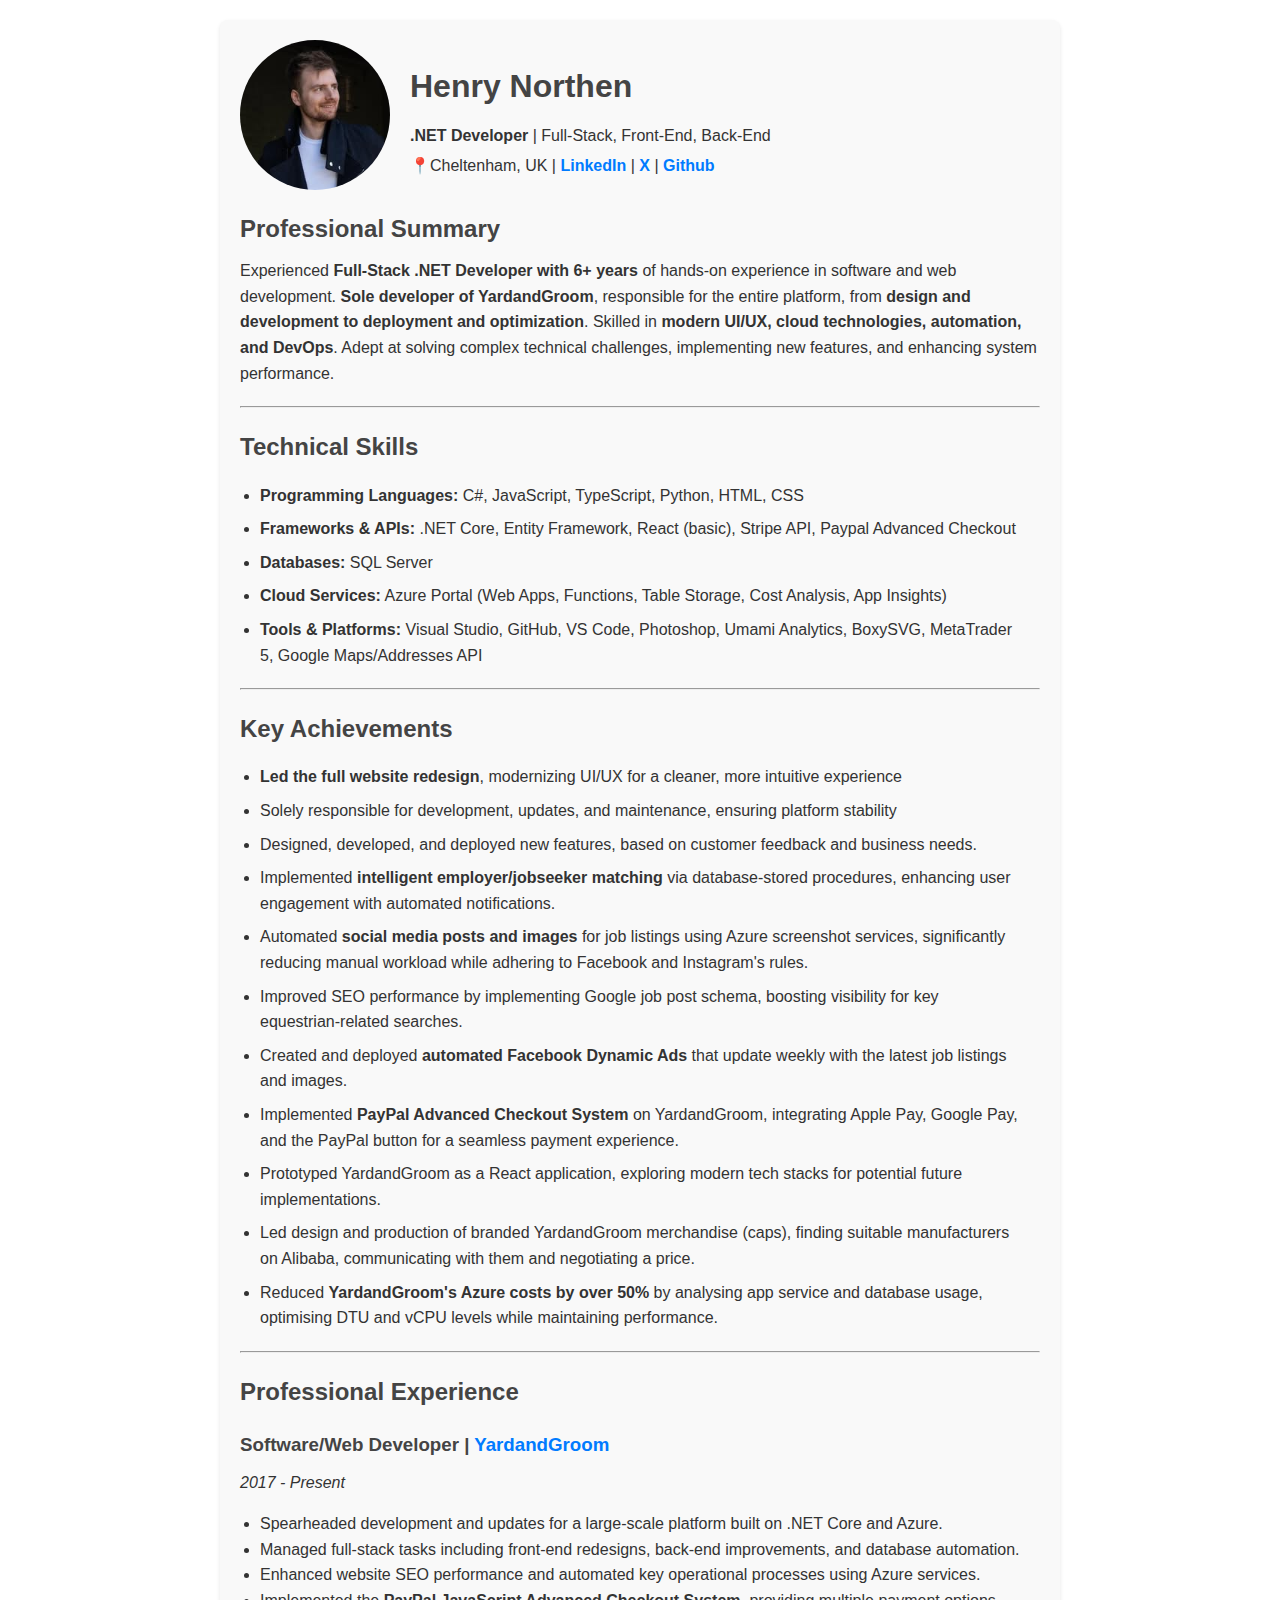
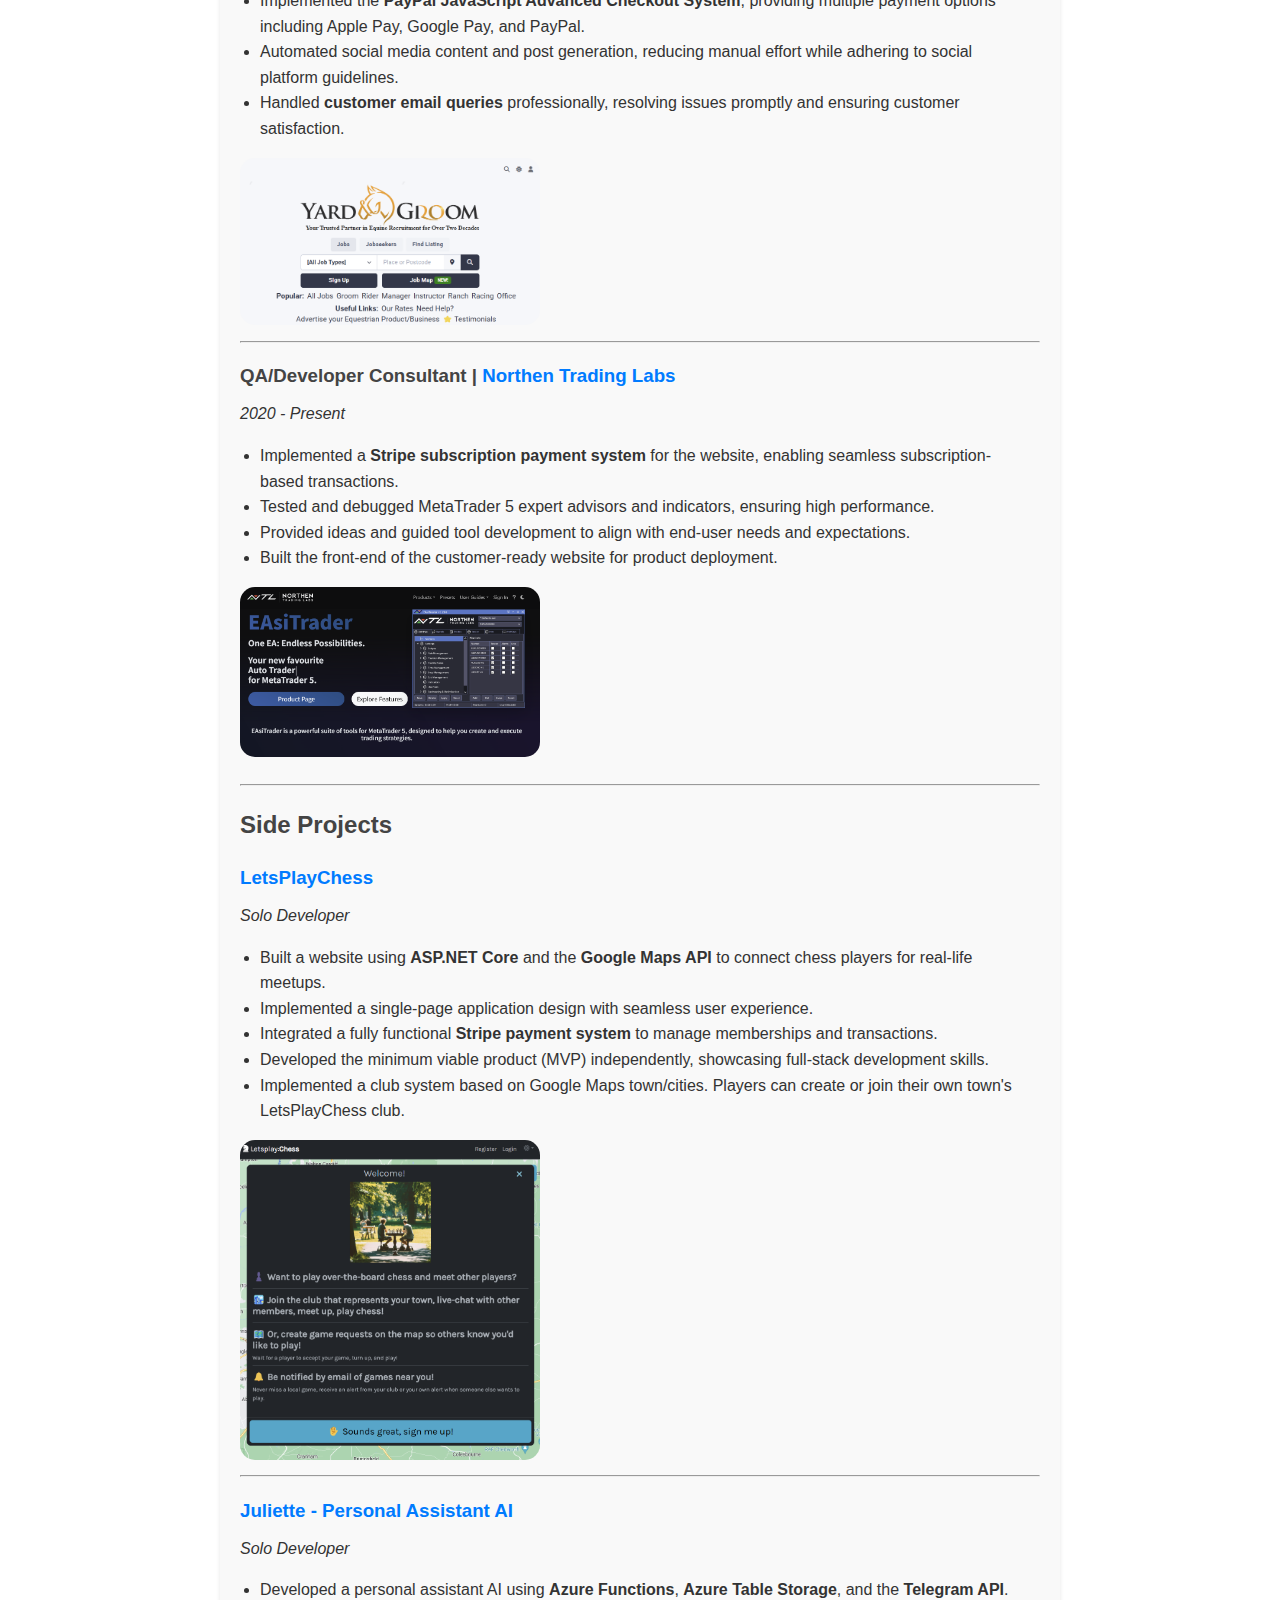
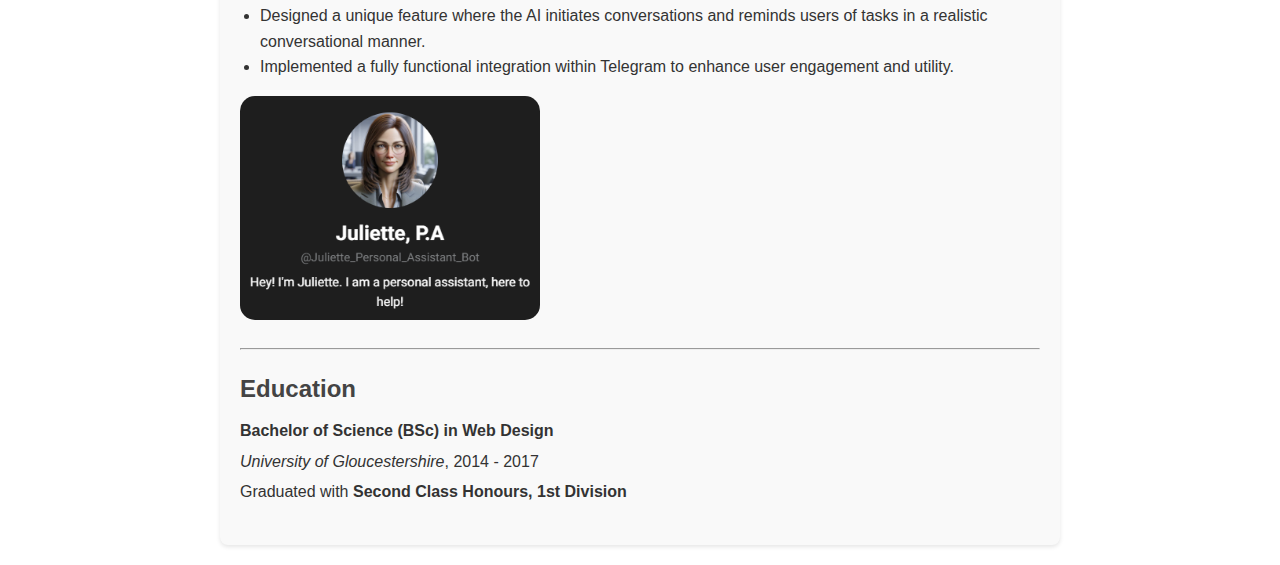
<file: index.html>
<!DOCTYPE html>
<html lang="en">
<head>
    <meta charset="UTF-8">
    <meta name="viewport" content="width=device-width, initial-scale=1.0">
    <title>Henry Northen | Software Developer CV</title>
    <style>
        body { font-family: Arial, sans-serif; margin: 0; padding: 0; line-height: 1.6; color: #333; }
        .container { width: 90%; max-width: 800px; margin: 20px auto; padding: 20px; background-color: #f9f9f9; border-radius: 8px; box-shadow: 0 2px 4px rgba(0,0,0,0.1); }
        h1, h2, h3 { color: #444; margin-bottom: 10px; }
        p { margin: 5px 0; }
        ul { padding: 0 20px; }
        .section { margin-bottom: 20px; }
        .skills li, .achievements li { margin-bottom: 8px; }
        .bold { font-weight: bold; }
        a{ color: #007bff; text-decoration: none; font-weight: bold; }
        a:hover { text-decoration: underline; }

        header{
            display:flex;
        }
        header img{
            border-radius: 100px;
            margin-right: 20px;
        }

        section img{
            border-radius: 15px;
            max-width: 85%;
            width: 300px;
        }
    </style>
</head>
<body>
    <div class="container">
        <!-- Personal Details -->
        <header>
            <img src="me.jpg" width="150" height="150"/>
            <div>
            <h1>Henry Northen</h1>
            <p><span class="bold">.NET Developer</span> | Full-Stack, Front-End, Back-End</p>
            <p>📍Cheltenham, UK | <a target="_blank" href="https://www.linkedin.com/in/henry-northen-1579672a/">LinkedIn</a> | <a target="_blank" href="https://www.x.com/wordofhenry">X</a> | <a target="_blank" href="https://www.github.com/henry-95">Github</a></p>
        </div>
        </header>

        <!-- Professional Summary -->
        <section class="section">
            <h2>Professional Summary</h2>
            <p>Experienced <strong>Full-Stack .NET Developer with 6+ years</strong> of hands-on experience in software and web development. <strong>Sole developer of YardandGroom</strong>, responsible for the entire platform, from <strong>design and development to deployment and optimization</strong>. Skilled in <strong>modern UI/UX, cloud technologies, automation, and DevOps</strong>. Adept at solving complex technical challenges, implementing new features, and enhancing system performance.
        </section>
        <hr/>
        <!-- Technical Skills -->
        <section class="section">
            <h2>Technical Skills</h2>
            <ul class="skills">
                <li><strong>Programming Languages:</strong> C#, JavaScript, TypeScript, Python, HTML, CSS</li>
                <li><strong>Frameworks & APIs:</strong> .NET Core, Entity Framework, React (basic), Stripe API, Paypal Advanced Checkout</li>
                <li><strong>Databases:</strong> SQL Server</li>
                <li><strong>Cloud Services:</strong> Azure Portal (Web Apps, Functions, Table Storage, Cost Analysis, App Insights)</li>
                <li><strong>Tools & Platforms:</strong> Visual Studio, GitHub, VS Code, Photoshop, Umami Analytics, BoxySVG, MetaTrader 5, Google Maps/Addresses API</li>
            </ul>
        </section>
        <hr/>
        <!-- Key Achievements -->
        <section class="section">
            <h2>Key Achievements</h2>
            <ul class="achievements">
                <li><strong>Led the full website redesign</strong>, modernizing UI/UX for a cleaner, more intuitive experience</li>
                <li>Solely responsible for development, updates, and maintenance, ensuring platform stability</li>
                <li>Designed, developed, and deployed new features, based on customer feedback and business needs.</li>
                <li>Implemented <strong>intelligent employer/jobseeker matching</strong> via database-stored procedures, enhancing user engagement with automated notifications.</li>
                <li>Automated <strong>social media posts and images</strong> for job listings using Azure screenshot services, significantly reducing manual workload while adhering to Facebook and Instagram's rules.</li>
                <li>Improved SEO performance by implementing Google job post schema, boosting visibility for key equestrian-related searches.</li>
                <li>Created and deployed <strong>automated Facebook Dynamic Ads</strong> that update weekly with the latest job listings and images.</li>
                <li>Implemented <strong>PayPal Advanced Checkout System</strong> on YardandGroom, integrating Apple Pay, Google Pay, and the PayPal button for a seamless payment experience.</li>
                <li>Prototyped YardandGroom as a React application, exploring modern tech stacks for potential future implementations.</li>
                <li>Led design and production of branded YardandGroom merchandise (caps), finding suitable manufacturers on Alibaba, communicating with them and negotiating a price.</li>
                <li>Reduced <strong>YardandGroom's Azure costs by over 50%</strong> by analysing app service and database usage, optimising DTU and vCPU levels while maintaining performance.</li>
            </ul>
        </section>
        <hr/>
        <!-- Professional Experience -->
        <section class="section">
            <h2>Professional Experience</h2>
            <h3 id="yardandgroom">Software/Web Developer | <a target="_blank" href="https://www.yardandgroom.com">YardandGroom</a></h3>
            <p><em>2017 - Present</em></p>
            <ul>
                <li>Spearheaded development and updates for a large-scale platform built on .NET Core and Azure.</li>
                <li>Managed full-stack tasks including front-end redesigns, back-end improvements, and database automation.</li>
                <li>Enhanced website SEO performance and automated key operational processes using Azure services.</li>
                <li>Implemented the <strong>PayPal JavaScript Advanced Checkout System</strong>, providing multiple payment options including Apple Pay, Google Pay, and PayPal.</li>
                <li>Automated social media content and post generation, reducing manual effort while adhering to social platform guidelines.</li>
                <li>Handled <strong>customer email queries</strong> professionally, resolving issues promptly and ensuring customer satisfaction.</li>
            </ul>
            <img src="yardandgroom.png"/>
            <hr/>
            
            <h3 id="northentradinglabs">QA/Developer Consultant | <a target="_blank" href="https://www.northentradinglabs.com">Northen Trading Labs</a></h3>
            <p><em>2020 - Present</em></p>
            <ul>
                <li>Implemented a <strong>Stripe subscription payment system</strong> for the website, enabling seamless subscription-based transactions.</li>
                <li>Tested and debugged MetaTrader 5 expert advisors and indicators, ensuring high performance.</li>
                <li>Provided ideas and guided tool development to align with end-user needs and expectations.</li>
                <li>Built the front-end of the customer-ready website for product deployment.</li>
            </ul>
            <img src="northentradinglabs.png" />
        </section>
        <hr/>
        
        <!-- Side Projects -->
        <section class="section">
            <h2>Side Projects</h2>
            <h3 id="letsplaychess"><a target="_blank" href="https://letsplaychess.azurewebsites.net">LetsPlayChess</a></h3>
            <p><em>Solo Developer</em></p>
            <ul>
                <li>Built a website using <strong>ASP.NET Core</strong> and the <strong>Google Maps API</strong> to connect chess players for real-life meetups.</li>
                <li>Implemented a single-page application design with seamless user experience.</li>
                <li>Integrated a fully functional <strong>Stripe payment system</strong> to manage memberships and transactions.</li>
                <li>Developed the minimum viable product (MVP) independently, showcasing full-stack development skills.</li>
                <li>Implemented a club system based on Google Maps town/cities. Players can create or join their own town's LetsPlayChess club.</li>
            </ul>
            <img src="letsplaychess.png" />
            <hr/>
            <h3 id="juliette"><a target="_blank" href="https://t.me/Juliette_Personal_Assistant_Bot">Juliette - Personal Assistant AI</a></h3>
            <p><em>Solo Developer</em></p>
            <ul>
                <li>Developed a personal assistant AI using <strong>Azure Functions</strong>, <strong>Azure Table Storage</strong>, and the <strong>Telegram API</strong>.</li>
                <li>Designed a unique feature where the AI initiates conversations and reminds users of tasks in a realistic conversational manner.</li>
                <li>Implemented a fully functional integration within Telegram to enhance user engagement and utility.</li>
            </ul>
            <img src="juliette.png"/>
        </section>
        <hr/>
        <!-- Education -->
        <section class="section">
            <h2>Education</h2>
            <p><strong>Bachelor of Science (BSc) in Web Design</strong></p>
            <p><em>University of Gloucestershire</em>, 2014 - 2017</p>
            <p>Graduated with <strong>Second Class Honours, 1st Division</strong></p>
        </section>
    </div>
</body>
</html>
</file>
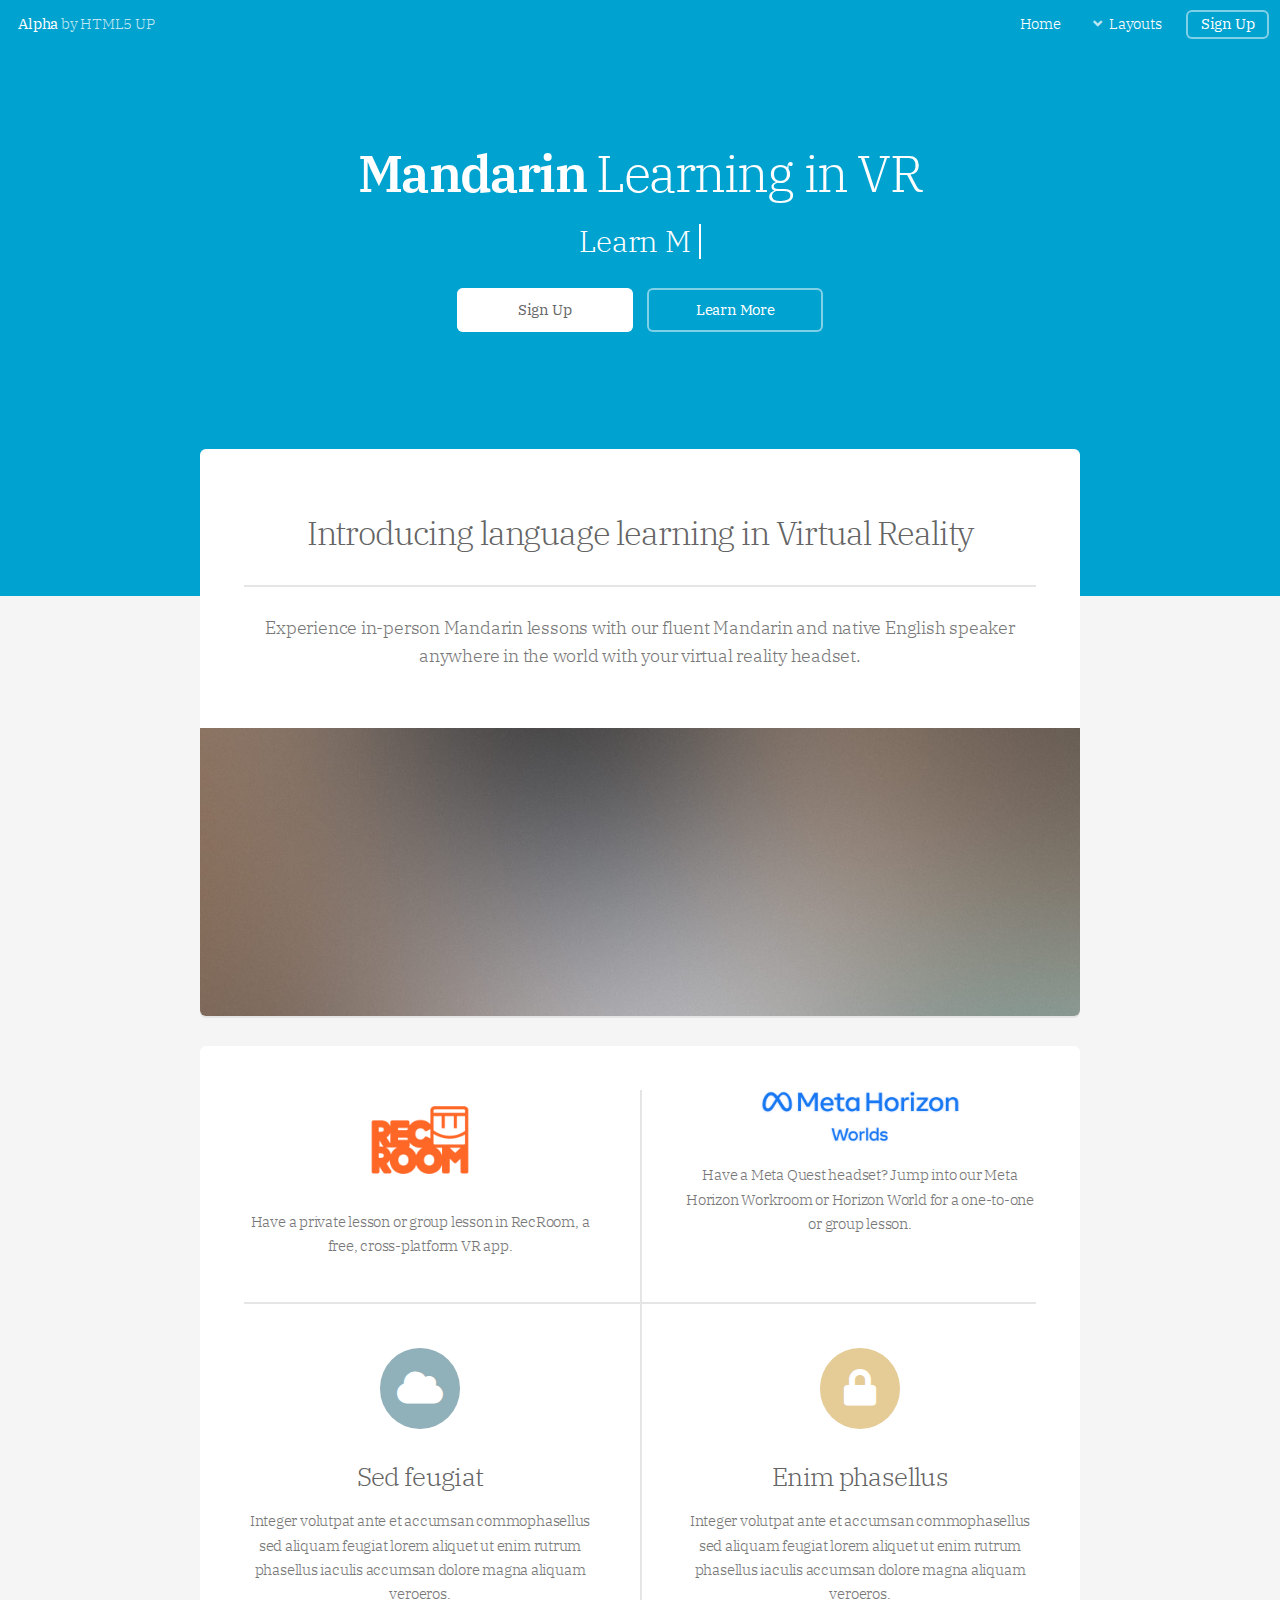
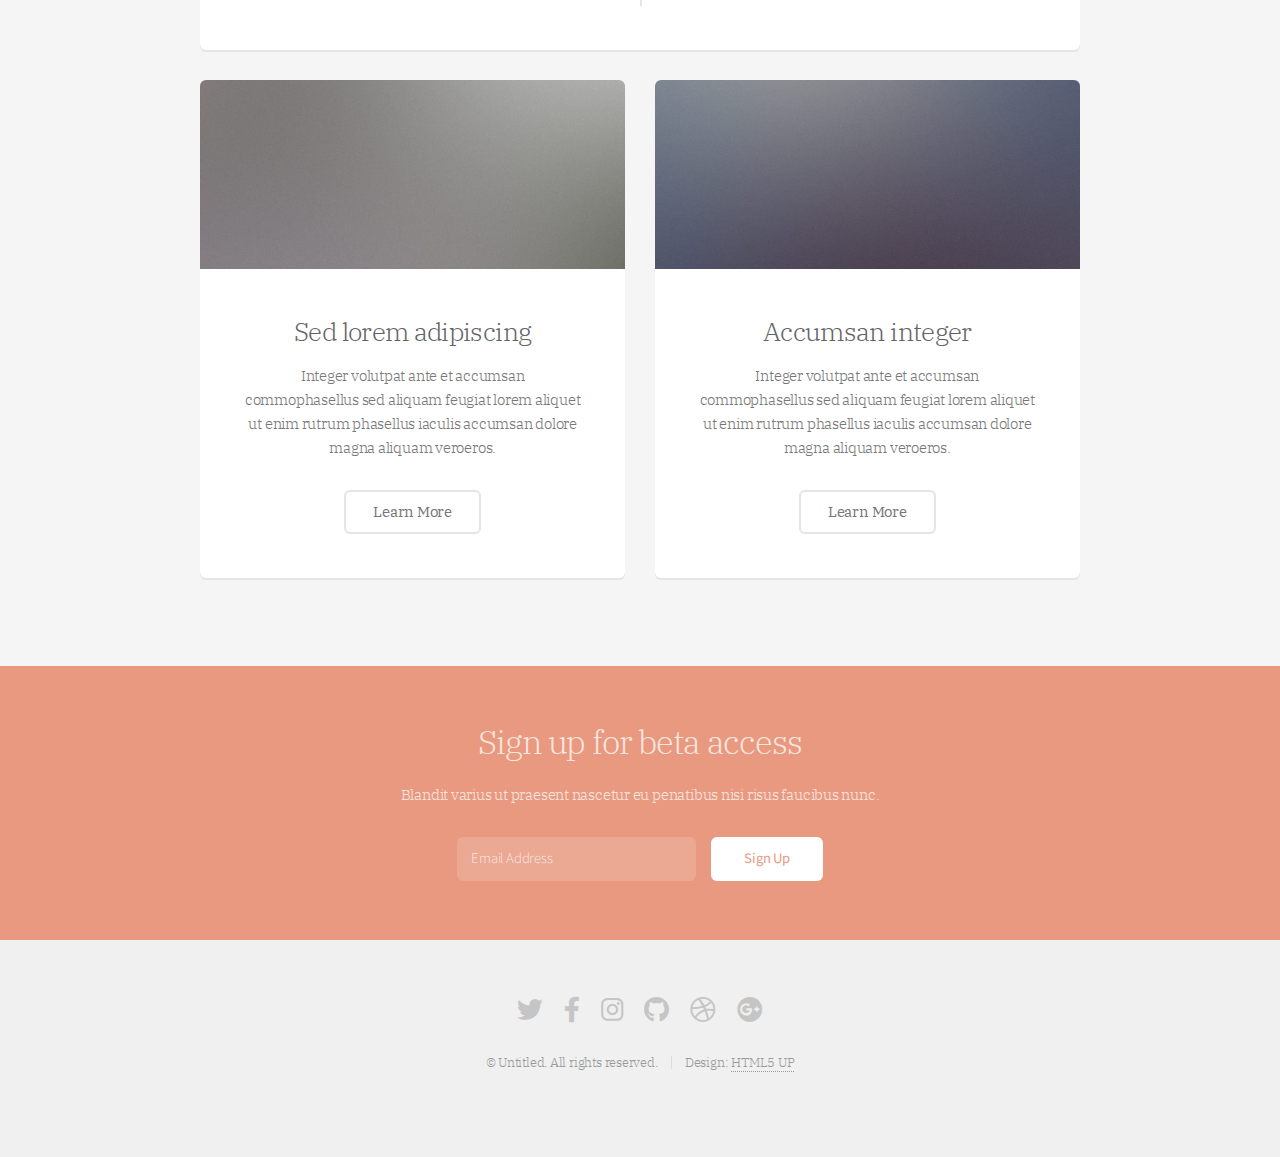
<file: chinese/index.html>
<!DOCTYPE HTML>
<!--
	Alpha by HTML5 UP
	html5up.net | @ajlkn
	Free for personal and commercial use under the CCA 3.0 license (html5up.net/license)
-->
<html>
	<head>
		<title>Alpha by HTML5 UP</title>
		<meta charset="utf-8" />
		<meta name="viewport" content="width=device-width, initial-scale=1, user-scalable=no" />
		<style>
			@import url('https://fonts.googleapis.com/css2?family=IBM+Plex+Serif:wght@500&display=swap');
		  </style>
		<link rel="stylesheet" href="assets/css/main.css" />
		<link rel="stylesheet" href="assets/css/typing.css" />
	</head>
	<body class="landing is-preload">
		<div id="page-wrapper">

			<!-- Header -->
				<header id="header" class="alt">
					<h1><a href="index.html">Alpha</a> by HTML5 UP</h1>
					<nav id="nav">
						<ul>
							<li><a href="index.html">Home</a></li>
							<li>
								<a href="#" class="icon solid fa-angle-down">Layouts</a>
								<ul>
									<li><a href="generic.html">Generic</a></li>
									<li><a href="contact.html">Contact</a></li>
									<li><a href="elements.html">Elements</a></li>
									<li>
										<a href="#">Submenu</a>
										<ul>
											<li><a href="#">Option One</a></li>
											<li><a href="#">Option Two</a></li>
											<li><a href="#">Option Three</a></li>
											<li><a href="#">Option Four</a></li>
										</ul>
									</li>
								</ul>
							</li>
							<li><a href="#" class="button">Sign Up</a></li>
						</ul>
					</nav>
				</header>

			<!-- Banner -->
				<section id="banner">
					<h2><span>Mandarin</span> Learning in VR</h2>
					<div class="typing-container">
						<p id="typing-sentence" class="typing-sentence"></p>
						<span class="typing-cursor"></span>
					</div>
					<ul class="actions special">
						<li><a href="#" class="button primary">Sign Up</a></li>
						<li><a href="#" class="button">Learn More</a></li>
					</ul>
				</section>

			<!-- Main -->
				<section id="main" class="container">

					<section class="box special">
						<header class="major">
							<h2>Introducing language learning in Virtual Reality</h2>
							<p>Experience in-person Mandarin lessons with our fluent Mandarin and native English speaker anywhere in the world with your virtual reality headset.</p>
						</header>
						<span class="image featured"><img src="images/pic01.jpg" alt="" /></span>
					</section>

					<section class="box special features">
						<div class="features-row">
							<section>
								<span class="icon"><img src="images/recroom.png" width="100"></span>
								<h3></h3>
								<p>Have a private lesson or group lesson in RecRoom, a free, cross-platform VR app.</p>
							</section>
							<section>
								<span class="icon"><img src="images/horizon-worlds.png" width="200"></span>
								<h3></h3>
								<p>Have a Meta Quest headset? Jump into our Meta Horizon Workroom or Horizon World for a one-to-one or group lesson.</p>
							</section>
						</div>
						<div class="features-row">
							<section>
								<span class="icon solid major fa-cloud accent4"></span>
								<h3>Sed feugiat</h3>
								<p>Integer volutpat ante et accumsan commophasellus sed aliquam feugiat lorem aliquet ut enim rutrum phasellus iaculis accumsan dolore magna aliquam veroeros.</p>
							</section>
							<section>
								<span class="icon solid major fa-lock accent5"></span>
								<h3>Enim phasellus</h3>
								<p>Integer volutpat ante et accumsan commophasellus sed aliquam feugiat lorem aliquet ut enim rutrum phasellus iaculis accumsan dolore magna aliquam veroeros.</p>
							</section>
						</div>
					</section>

					<div class="row">
						<div class="col-6 col-12-narrower">

							<section class="box special">
								<span class="image featured"><img src="images/pic02.jpg" alt="" /></span>
								<h3>Sed lorem adipiscing</h3>
								<p>Integer volutpat ante et accumsan commophasellus sed aliquam feugiat lorem aliquet ut enim rutrum phasellus iaculis accumsan dolore magna aliquam veroeros.</p>
								<ul class="actions special">
									<li><a href="#" class="button alt">Learn More</a></li>
								</ul>
							</section>

						</div>
						<div class="col-6 col-12-narrower">

							<section class="box special">
								<span class="image featured"><img src="images/pic03.jpg" alt="" /></span>
								<h3>Accumsan integer</h3>
								<p>Integer volutpat ante et accumsan commophasellus sed aliquam feugiat lorem aliquet ut enim rutrum phasellus iaculis accumsan dolore magna aliquam veroeros.</p>
								<ul class="actions special">
									<li><a href="#" class="button alt">Learn More</a></li>
								</ul>
							</section>

						</div>
					</div>

				</section>

			<!-- CTA -->
				<section id="cta">

					<h2>Sign up for beta access</h2>
					<p>Blandit varius ut praesent nascetur eu penatibus nisi risus faucibus nunc.</p>

					<form>
						<div class="row gtr-50 gtr-uniform">
							<div class="col-8 col-12-mobilep">
								<input type="email" name="email" id="email" placeholder="Email Address" />
							</div>
							<div class="col-4 col-12-mobilep">
								<input type="submit" value="Sign Up" class="fit" />
							</div>
						</div>
					</form>

				</section>

			<!-- Footer -->
				<footer id="footer">
					<ul class="icons">
						<li><a href="#" class="icon brands fa-twitter"><span class="label">Twitter</span></a></li>
						<li><a href="#" class="icon brands fa-facebook-f"><span class="label">Facebook</span></a></li>
						<li><a href="#" class="icon brands fa-instagram"><span class="label">Instagram</span></a></li>
						<li><a href="#" class="icon brands fa-github"><span class="label">Github</span></a></li>
						<li><a href="#" class="icon brands fa-dribbble"><span class="label">Dribbble</span></a></li>
						<li><a href="#" class="icon brands fa-google-plus"><span class="label">Google+</span></a></li>
					</ul>
					<ul class="copyright">
						<li>&copy; Untitled. All rights reserved.</li><li>Design: <a href="http://html5up.net">HTML5 UP</a></li>
					</ul>
				</footer>

		</div>

		<!-- Scripts -->
			<script src="assets/js/jquery.min.js"></script>
			<script src="assets/js/jquery.dropotron.min.js"></script>
			<script src="assets/js/jquery.scrollex.min.js"></script>
			<script src="assets/js/browser.min.js"></script>
			<script src="assets/js/breakpoints.min.js"></script>
			<script src="assets/js/util.js"></script>
			<script src="assets/js/main.js"></script>
			<script src="assets/js/typing.js"></script>

	</body>
</html>
</file>
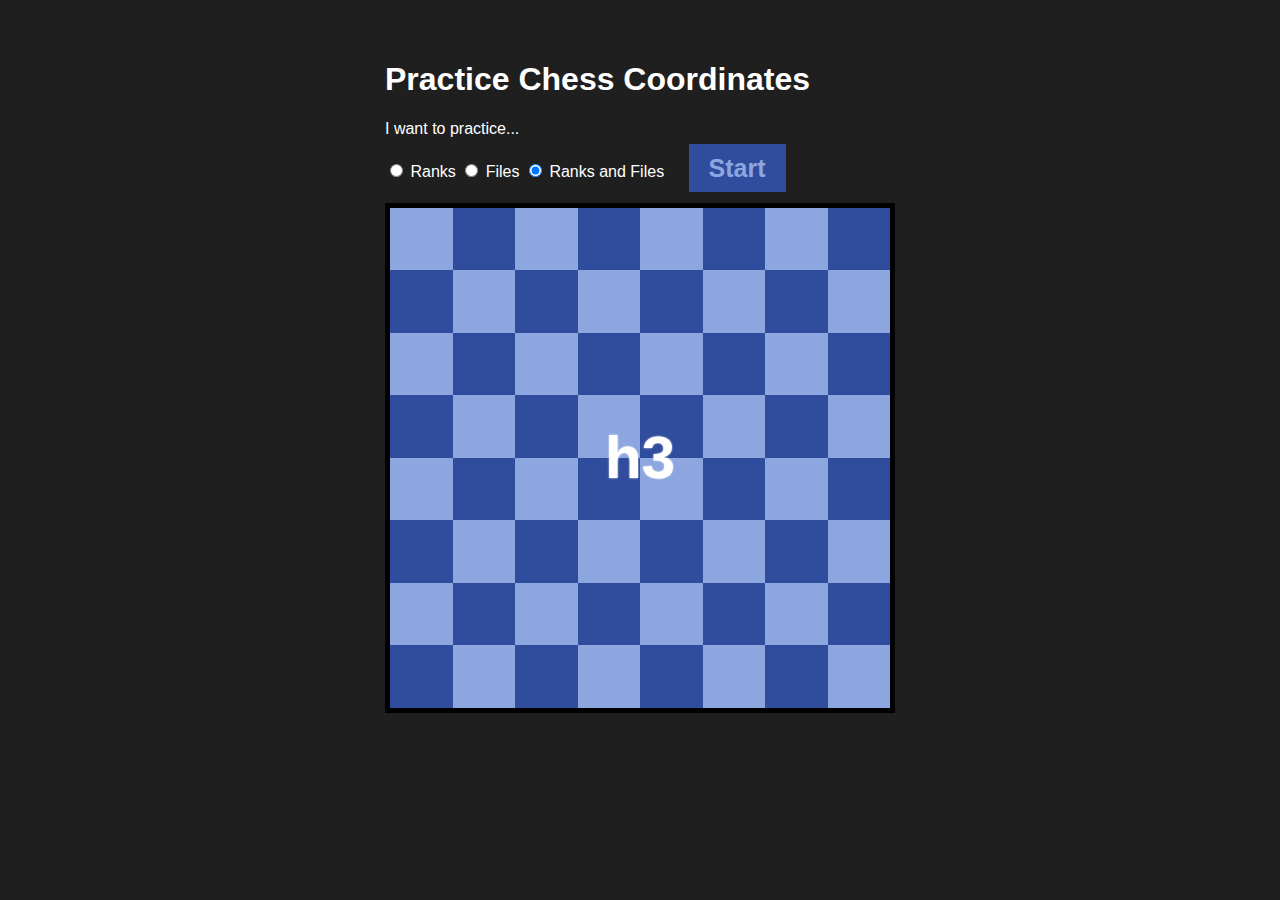
<file: chess.html>
<!DOCTYPE html>
<html>
    <head>
        <link rel="stylesheet" href="css/chess.css"></script>
        <script type="module" src="js/chess.js" defer></script>
        <meta name="viewport" content="width=device-width, initial-scale=1.0">

        <!---------------->
        <!--JS Libraries-->
        <!---------------->
        <script src="/js/libraries/howler.min.js"></script>
        <script src="/js/libraries/easytimer.min.js"></script>
        <title>Chess</title>
    </head>
<body>
    <div id="container">
        <div id="main">
            <section>
                <h1>Practice Chess Coordinates</h1>
                <p>I want to practice...</p>

                <input type="radio" id="radio-ranks" title="ranks" name="ranks-or-files" value="rank" checked>
                <label for="ranks">Ranks</label>
                <input type="radio" id="radio-files" title="ranks" name="ranks-or-files" value="file">
                <label for="files">Files</label>
                <input type="radio" id="radio-ranks" title="ranks" name="ranks-or-files" value="both" checked>
                <label for="ranks">Ranks and Files</label>
                <a href="#" id="startGame">Start</a>
            </section>
            <div id="chessboard">
                <h1 id="boardText">h3</h1>
                <h1 id="boardTopText"></h1>
            </div>
            
        </div>
    </div>
</body>
</html>
</file>
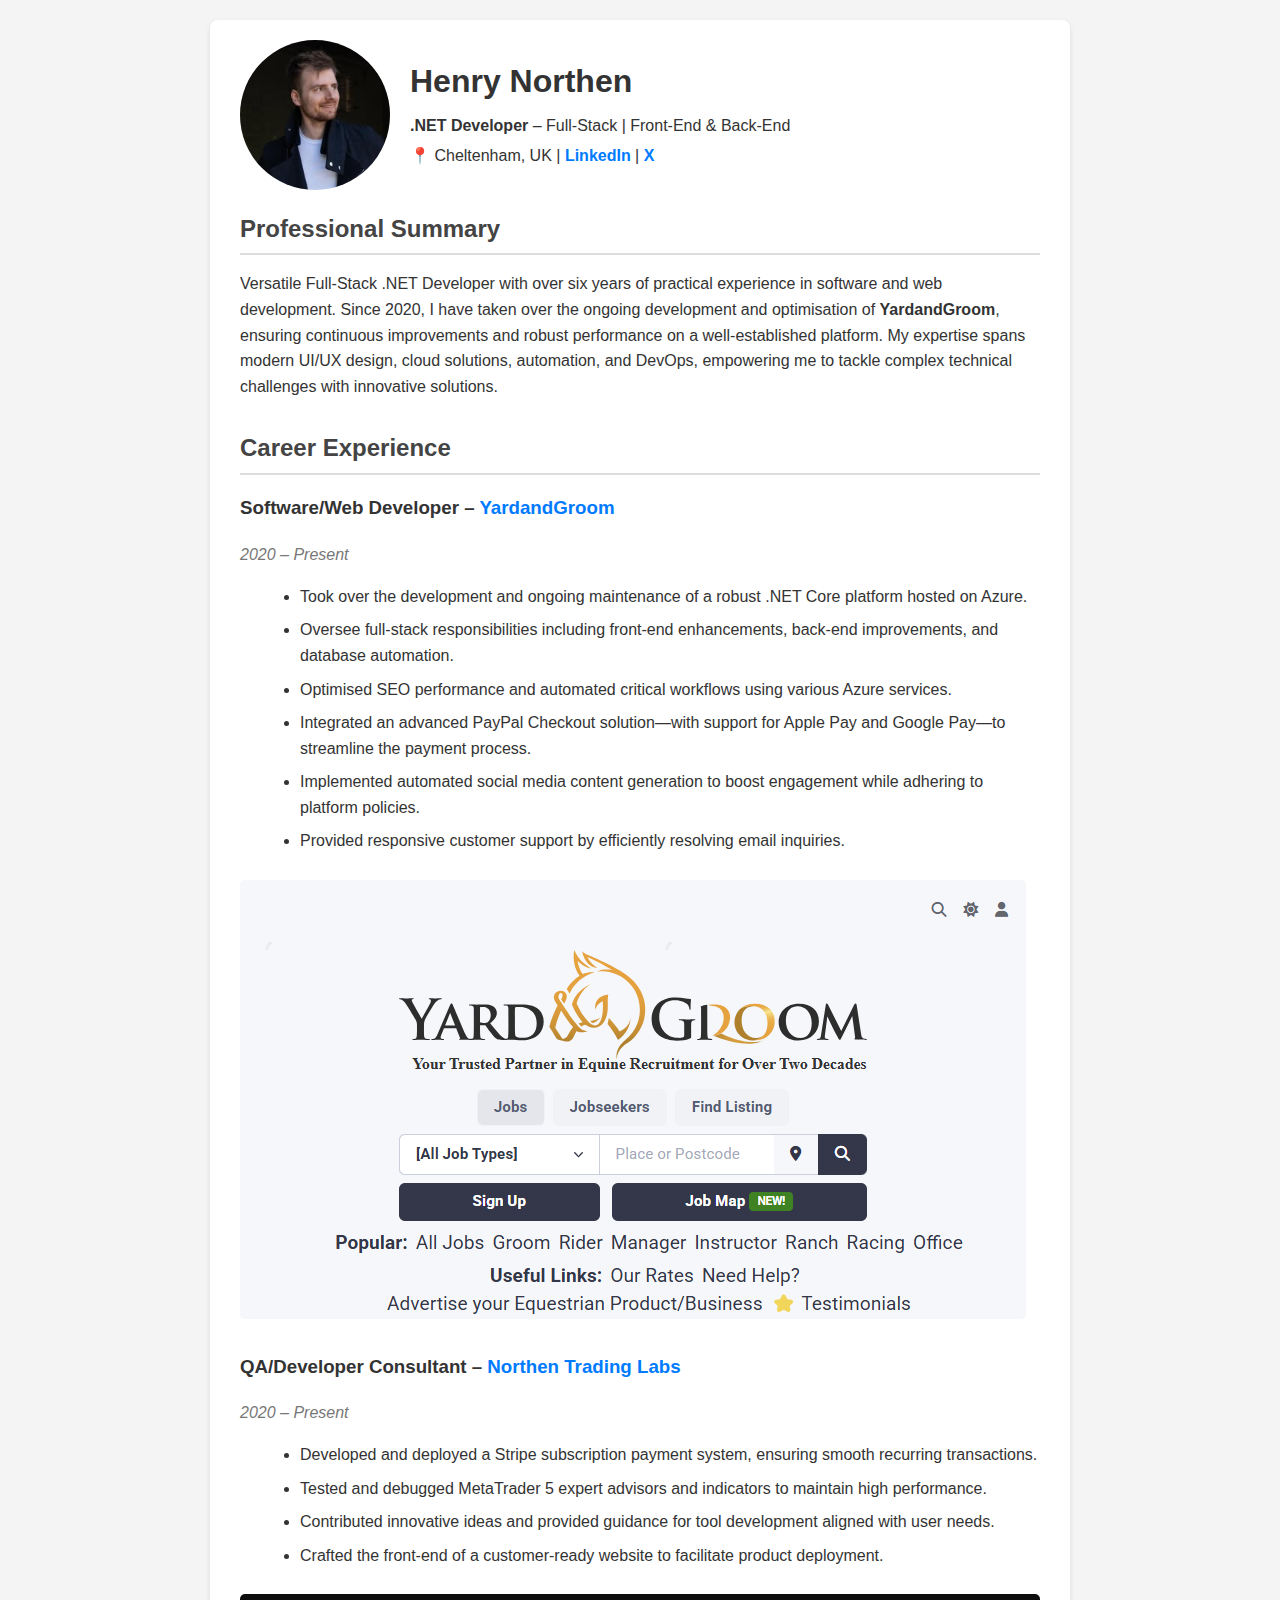
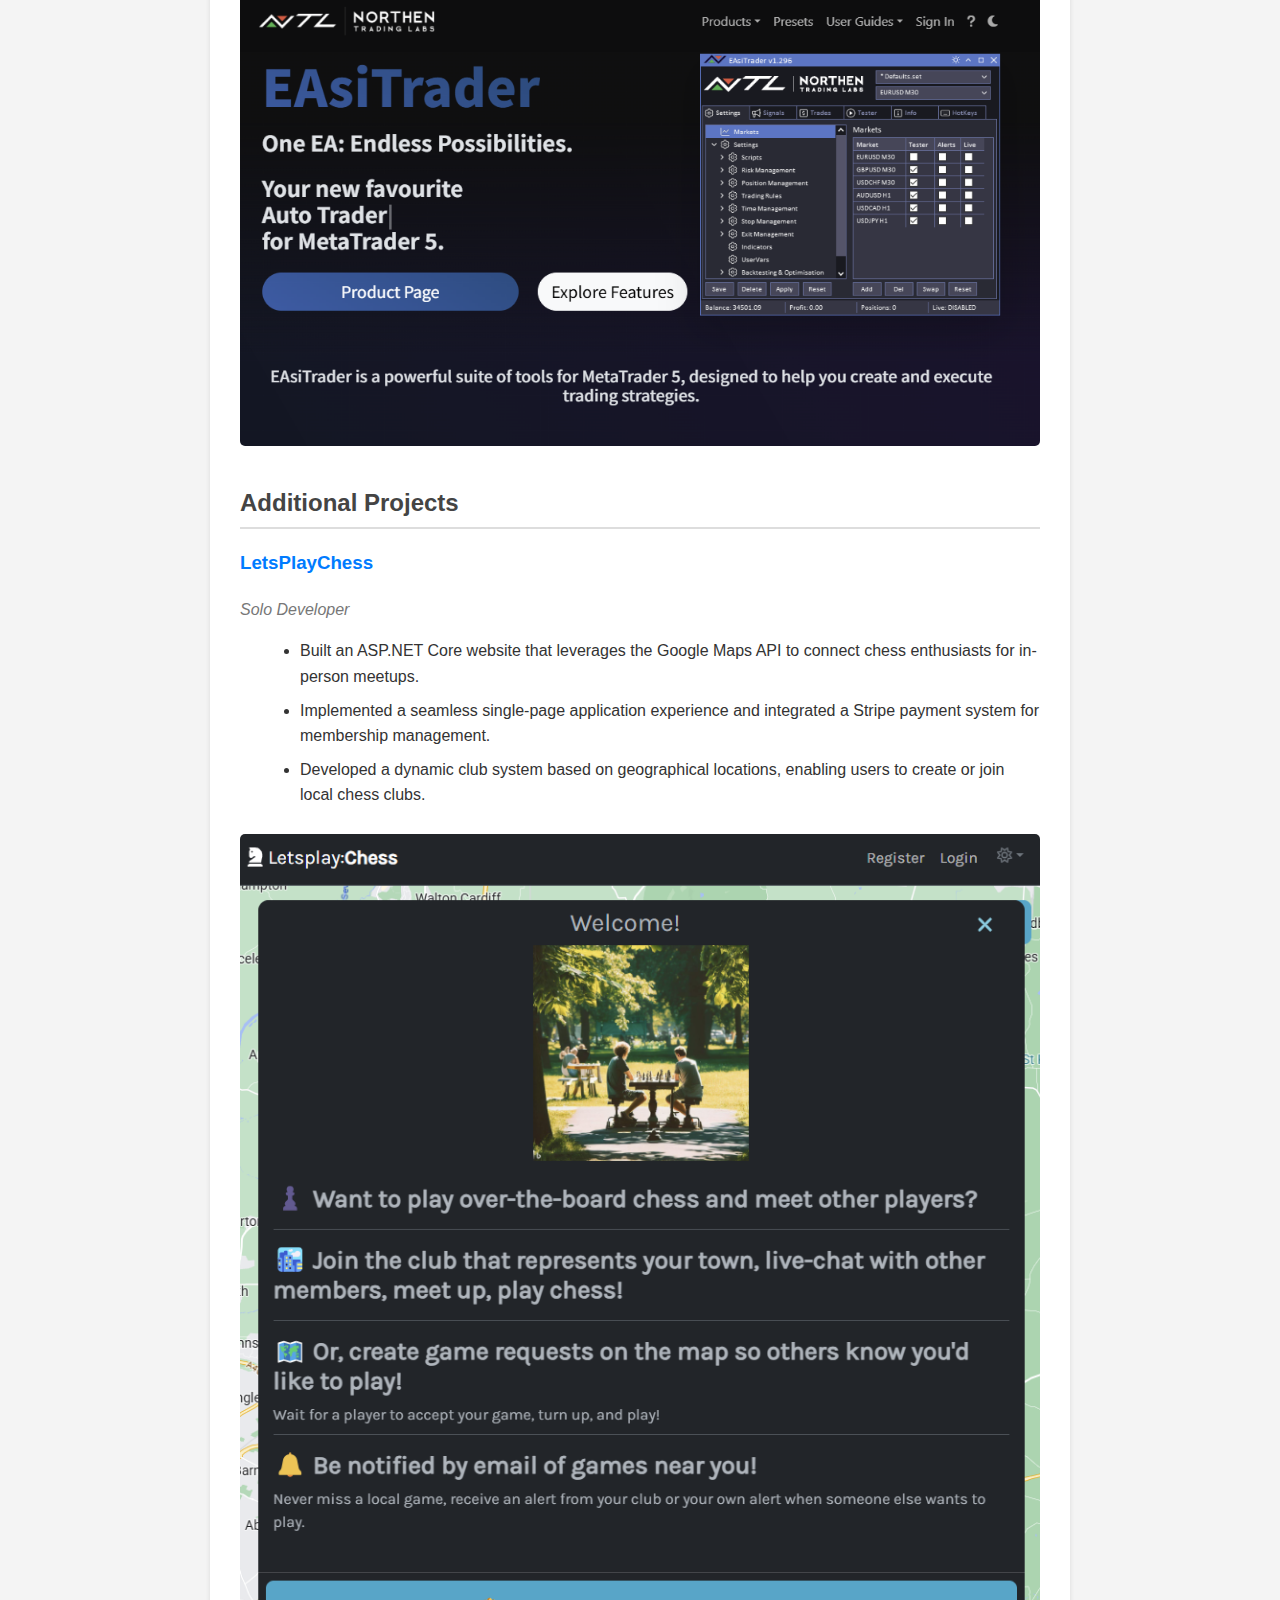
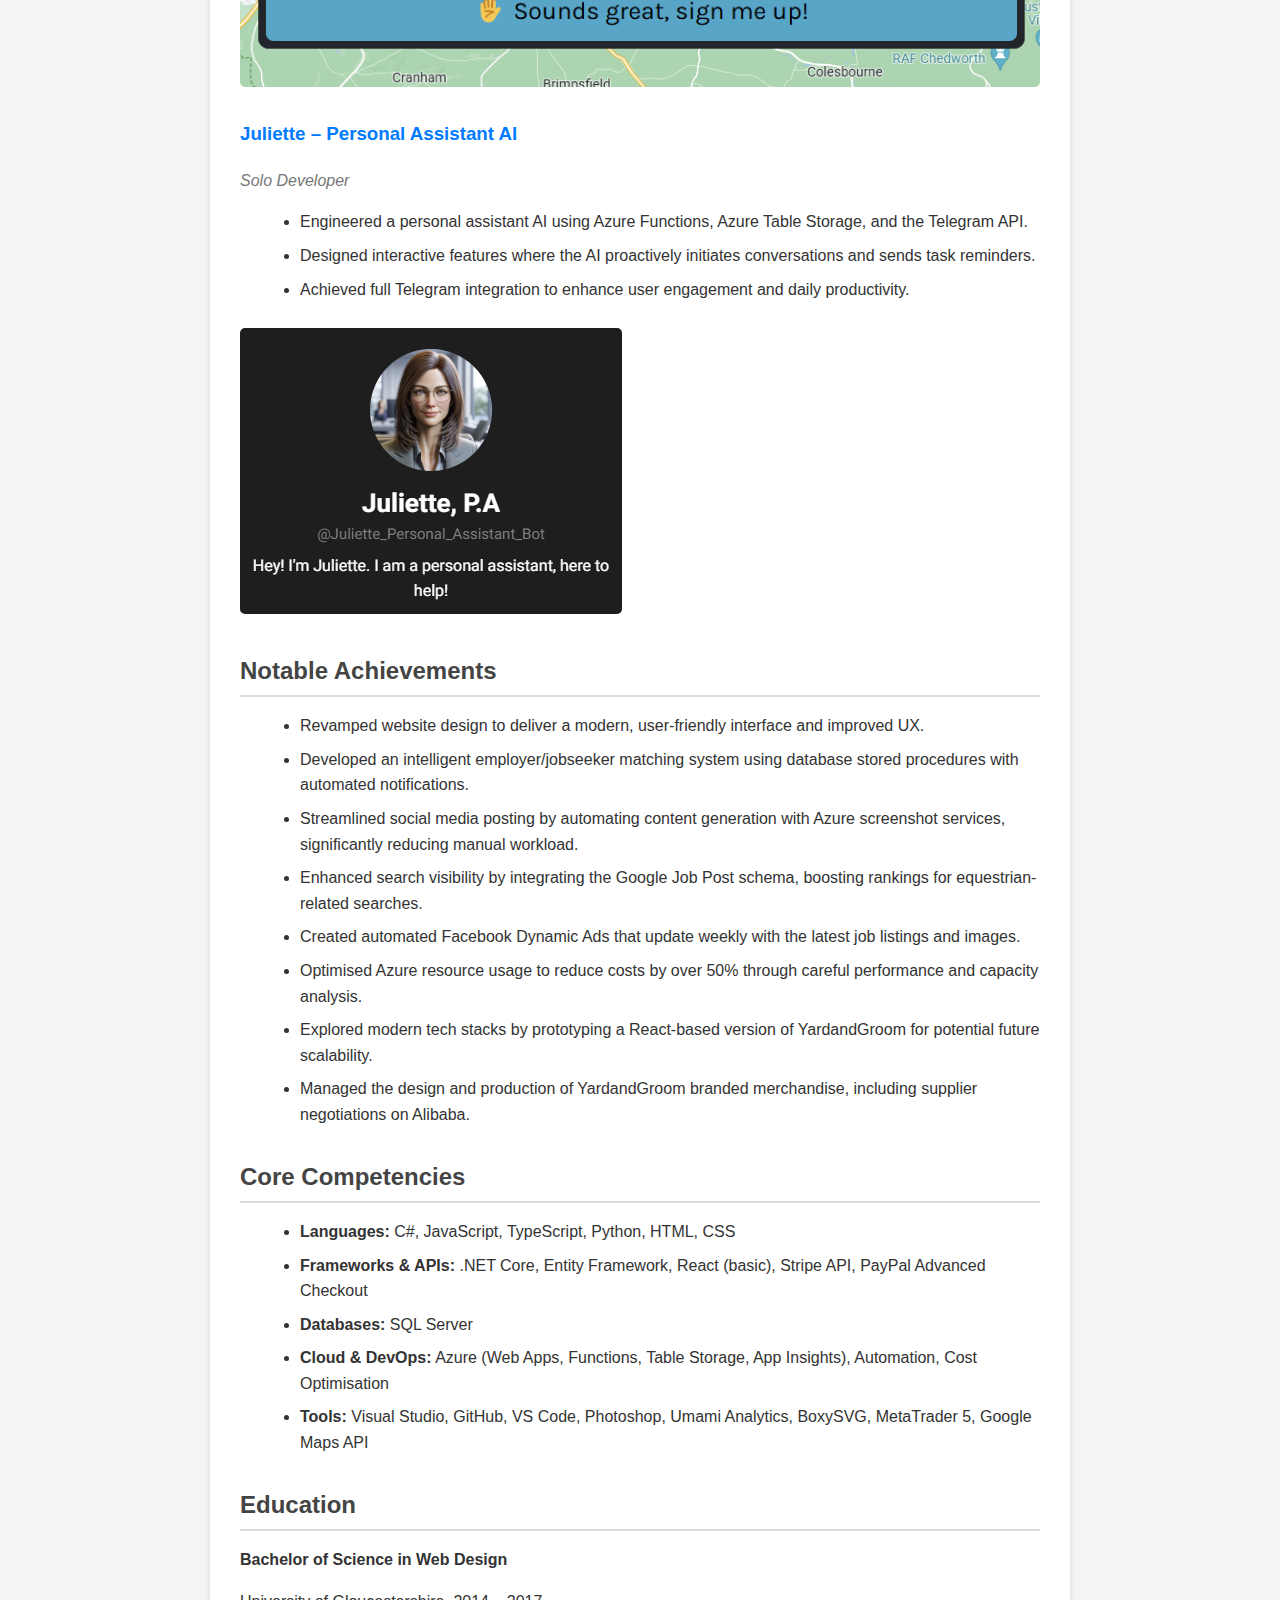
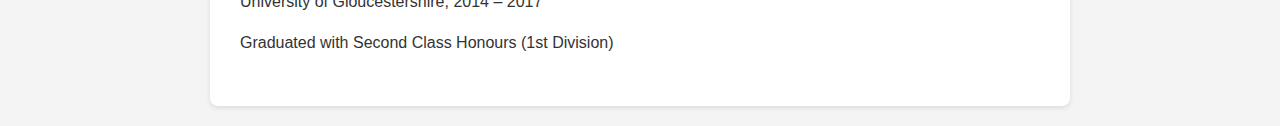
<file: index2.html>
<!DOCTYPE html>
<html lang="en">
<head>
  <meta charset="UTF-8" />
  <meta name="viewport" content="width=device-width, initial-scale=1" />
  <title>Henry Northen – .NET Developer CV</title>
  <style>
    body {
      font-family: Arial, sans-serif;
      background: #f4f4f4;
      margin: 0;
      padding: 20px;
      color: #333;
      line-height: 1.6;
    }
    .cv-container {
      max-width: 800px;
      margin: auto;
      background: #fff;
      padding: 20px 30px;
      border-radius: 8px;
      box-shadow: 0 2px 5px rgba(0, 0, 0, 0.1);
    }
    header {
      display: flex;
      align-items: center;
      margin-bottom: 20px;
    }
    header img {
      border-radius: 50%;
      width: 150px;
      height: 150px;
      margin-right: 20px;
    }
    header h1 {
      margin: 0;
      font-size: 2em;
    }
    header p {
      margin: 5px 0;
    }
    section {
      margin-bottom: 30px;
    }
    section h2 {
      border-bottom: 2px solid #ddd;
      padding-bottom: 5px;
      margin-bottom: 15px;
      color: #444;
    }
    .subheader {
      font-style: italic;
      color: #777;
      margin: 3px 0 10px;
    }
    ul {
      list-style-type: disc;
      margin-left: 20px;
    }
    ul li {
      margin-bottom: 8px;
    }
    a {
      color: #007bff;
      text-decoration: none;
      font-weight: bold;
    }
    a:hover {
      text-decoration: underline;
    }
    .experience, .project {
      margin-bottom: 25px;
    }
    .experience img, .project img {
      max-width: 100%;
      border-radius: 5px;
      margin-top: 10px;
    }
  </style>
</head>
<body>
  <div class="cv-container">
    <!-- Header / Contact Information -->
    <header>
      <img src="me.jpg" alt="Henry Northen Photo" />
      <div>
        <h1>Henry Northen</h1>
        <p><strong>.NET Developer</strong> – Full-Stack | Front-End &amp; Back-End</p>
        <p>
          📍 Cheltenham, UK | 
          <a href="https://www.linkedin.com/in/henry-northen-1579672a/" target="_blank">LinkedIn</a> | 
          <a href="https://www.x.com/wordofhenry" target="_blank">X</a>
        </p>
      </div>
    </header>

    <!-- Professional Summary -->
    <section>
      <h2>Professional Summary</h2>
      <p>
        Versatile Full-Stack .NET Developer with over six years of practical experience in software and web development. Since 2020, I have taken over the ongoing development and optimisation of <strong>YardandGroom</strong>, ensuring continuous improvements and robust performance on a well-established platform. My expertise spans modern UI/UX design, cloud solutions, automation, and DevOps, empowering me to tackle complex technical challenges with innovative solutions.
      </p>
    </section>

    <!-- Career Experience -->
    <section>
      <h2>Career Experience</h2>
      
      <div class="experience">
        <h3>Software/Web Developer – <a href="https://www.yardandgroom.com" target="_blank">YardandGroom</a></h3>
        <p class="subheader">2020 – Present</p>
        <ul>
          <li>Took over the development and ongoing maintenance of a robust .NET Core platform hosted on Azure.</li>
          <li>Oversee full-stack responsibilities including front-end enhancements, back-end improvements, and database automation.</li>
          <li>Optimised SEO performance and automated critical workflows using various Azure services.</li>
          <li>Integrated an advanced PayPal Checkout solution—with support for Apple Pay and Google Pay—to streamline the payment process.</li>
          <li>Implemented automated social media content generation to boost engagement while adhering to platform policies.</li>
          <li>Provided responsive customer support by efficiently resolving email inquiries.</li>
        </ul>
        <img src="yardandgroom.png" alt="YardandGroom Screenshot" />
      </div>
      
      <div class="experience">
        <h3>QA/Developer Consultant – <a href="https://www.northentradinglabs.com" target="_blank">Northen Trading Labs</a></h3>
        <p class="subheader">2020 – Present</p>
        <ul>
          <li>Developed and deployed a Stripe subscription payment system, ensuring smooth recurring transactions.</li>
          <li>Tested and debugged MetaTrader 5 expert advisors and indicators to maintain high performance.</li>
          <li>Contributed innovative ideas and provided guidance for tool development aligned with user needs.</li>
          <li>Crafted the front-end of a customer-ready website to facilitate product deployment.</li>
        </ul>
        <img src="northentradinglabs.png" alt="Northen Trading Labs Screenshot" />
      </div>
    </section>

    <!-- Additional Projects -->
    <section>
      <h2>Additional Projects</h2>
      
      <div class="project">
        <h3><a href="https://letsplaychess.azurewebsites.net" target="_blank">LetsPlayChess</a></h3>
        <p class="subheader">Solo Developer</p>
        <ul>
          <li>Built an ASP.NET Core website that leverages the Google Maps API to connect chess enthusiasts for in-person meetups.</li>
          <li>Implemented a seamless single-page application experience and integrated a Stripe payment system for membership management.</li>
          <li>Developed a dynamic club system based on geographical locations, enabling users to create or join local chess clubs.</li>
        </ul>
        <img src="letsplaychess.png" alt="LetsPlayChess Screenshot" />
      </div>
      
      <div class="project">
        <h3>
          <a href="https://t.me/Juliette_Personal_Assistant_Bot" target="_blank">
            Juliette – Personal Assistant AI
          </a>
        </h3>
        <p class="subheader">Solo Developer</p>
        <ul>
          <li>Engineered a personal assistant AI using Azure Functions, Azure Table Storage, and the Telegram API.</li>
          <li>Designed interactive features where the AI proactively initiates conversations and sends task reminders.</li>
          <li>Achieved full Telegram integration to enhance user engagement and daily productivity.</li>
        </ul>
        <img src="juliette.png" alt="Juliette AI Screenshot" />
      </div>
    </section>

    <!-- Notable Achievements -->
    <section>
      <h2>Notable Achievements</h2>
      <ul>
        <li>Revamped website design to deliver a modern, user-friendly interface and improved UX.</li>
        <li>Developed an intelligent employer/jobseeker matching system using database stored procedures with automated notifications.</li>
        <li>Streamlined social media posting by automating content generation with Azure screenshot services, significantly reducing manual workload.</li>
        <li>Enhanced search visibility by integrating the Google Job Post schema, boosting rankings for equestrian-related searches.</li>
        <li>Created automated Facebook Dynamic Ads that update weekly with the latest job listings and images.</li>
        <li>Optimised Azure resource usage to reduce costs by over 50% through careful performance and capacity analysis.</li>
        <li>Explored modern tech stacks by prototyping a React-based version of YardandGroom for potential future scalability.</li>
        <li>Managed the design and production of YardandGroom branded merchandise, including supplier negotiations on Alibaba.</li>
      </ul>
    </section>

    <!-- Core Competencies -->
    <section>
      <h2>Core Competencies</h2>
      <ul>
        <li><strong>Languages:</strong> C#, JavaScript, TypeScript, Python, HTML, CSS</li>
        <li>
          <strong>Frameworks &amp; APIs:</strong> .NET Core, Entity Framework, React (basic), Stripe API, PayPal Advanced Checkout
        </li>
        <li><strong>Databases:</strong> SQL Server</li>
        <li>
          <strong>Cloud &amp; DevOps:</strong> Azure (Web Apps, Functions, Table Storage, App Insights), Automation, Cost Optimisation
        </li>
        <li>
          <strong>Tools:</strong> Visual Studio, GitHub, VS Code, Photoshop, Umami Analytics, BoxySVG, MetaTrader 5, Google Maps API
        </li>
      </ul>
    </section>

    <!-- Education -->
    <section>
      <h2>Education</h2>
      <p><strong>Bachelor of Science in Web Design</strong></p>
      <p>University of Gloucestershire, 2014 – 2017</p>
      <p>Graduated with Second Class Honours (1st Division)</p>
    </section>
  </div>
</body>
</html>
</file>
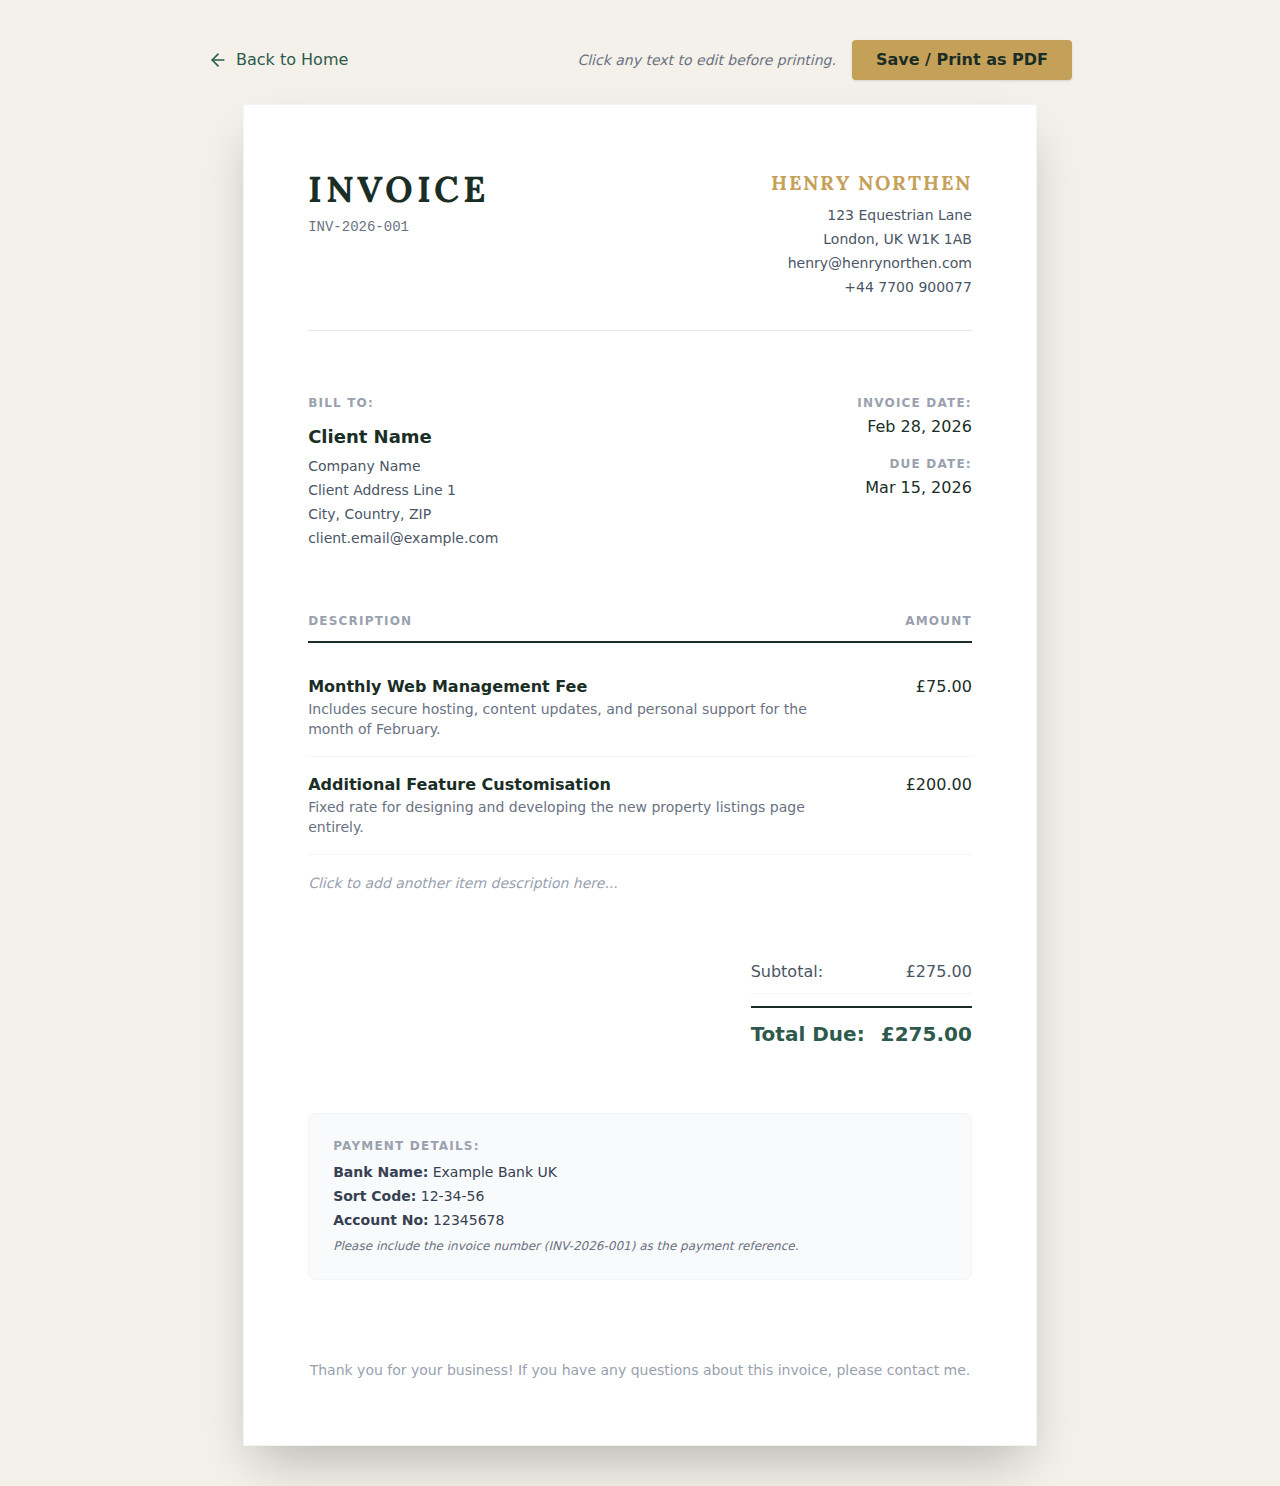
<file: invoice.html>
<!DOCTYPE html>
<html lang="en">

<head>
    <meta charset="UTF-8">
    <meta name="viewport" content="width=device-width, initial-scale=1.0">
    <title>Invoice | Henry Northen</title>

    <!-- Use existing styles -->
    <link rel="stylesheet" href="css/output.css">

    <style>
        /* Lora Font */
        @font-face {
            font-family: 'Lora';
            font-style: normal;
            font-weight: 700;
            src: url('fonts/lora-v37-latin_latin-ext-700.woff2') format('woff2');
            font-display: swap;
        }

        /* Make editable fields look natural when not focused */
        [contenteditable="true"] {
            outline: none;
            transition: background-color 0.2s;
            border-bottom: 1px dashed transparent;
        }

        [contenteditable="true"]:hover {
            background-color: rgba(226, 232, 240, 0.4);
            border-bottom: 1px dashed #cbd5e1;
        }

        [contenteditable="true"]:focus {
            background-color: rgba(226, 232, 240, 0.8);
            border-bottom: 1px dashed #94a3b8;
        }

        /* Print formatting */
        @media print {
            @page {
                size: A4;
                margin: 0;
            }

            body {
                background-color: white !important;
                margin: 0;
            }

            .no-print {
                display: none !important;
            }

            .print-container {
                box-shadow: none !important;
                margin: 0 !important;
                padding: 12mm 15mm !important;
                width: 210mm !important;
                min-height: 297mm !important;
                border: none !important;
            }

            [contenteditable="true"]:hover,
            [contenteditable="true"]:focus {
                background-color: transparent !important;
                border-bottom: 1px dashed transparent !important;
            }
        }

        .invoice-a4 {
            width: 210mm;
            min-height: 297mm;
        }
    </style>
</head>

<body class="bg-equestrian-cream text-equestrian-dark font-sans py-10 min-h-screen">

    <!-- Controls to print -->
    <div class="max-w-4xl mx-auto mb-6 flex justify-between items-center no-print px-4">
        <a href="index.html"
            class="text-equestrian-green hover:text-equestrian-gold flex items-center gap-2 transition-colors">
            <svg xmlns="http://www.w3.org/2000/svg" width="20" height="20" viewBox="0 0 24 24" fill="none"
                stroke="currentColor" stroke-width="2" stroke-linecap="round" stroke-linejoin="round">
                <path d="M19 12H5" />
                <path d="m12 19-7-7 7-7" />
            </svg>
            Back to Home
        </a>
        <div class="flex items-center gap-4">
            <span class="text-sm text-gray-500 italic">Click any text to edit before printing.</span>
            <button onclick="window.print()"
                class="px-6 py-2 bg-equestrian-gold text-equestrian-dark font-bold rounded shadow hover:bg-white transition-colors">
                Save / Print as PDF
            </button>
        </div>
    </div>

    <!-- The actual Invoice A4 Page -->
    <div
        class="print-container invoice-a4 mx-auto bg-white p-12 md:p-16 shadow-2xl border border-gray-100 flex flex-col">

        <!-- Header -->
        <div class="flex justify-between items-start mb-16 border-b pb-8 border-gray-200">
            <div>
                <h1 class="text-4xl font-serif font-bold text-equestrian-dark mb-2 tracking-widest uppercase">INVOICE
                </h1>
                <p class="text-gray-500 font-mono text-sm" contenteditable="true">INV-2026-001</p>
            </div>
            <div class="text-right">
                <h2 class="text-xl font-serif font-bold text-equestrian-gold tracking-widest">HENRY NORTHEN</h2>
                <div class="text-gray-600 space-y-1 mt-2 text-sm" contenteditable="true">
                    <div>123 Equestrian Lane</div>
                    <div>London, UK W1K 1AB</div>
                    <div>henry@henrynorthen.com</div>
                    <div>+44 7700 900077</div>
                </div>
            </div>
        </div>

        <!-- Bill To / Details -->
        <div class="flex justify-between mb-16">
            <div class="w-1/2">
                <h3 class="text-xs uppercase tracking-widest text-gray-400 font-bold mb-3">Bill To:</h3>
                <div class="text-equestrian-dark text-lg font-semibold mb-1" contenteditable="true">Client Name</div>
                <div class="text-gray-600 text-sm space-y-1" contenteditable="true">
                    <div>Company Name</div>
                    <div>Client Address Line 1</div>
                    <div>City, Country, ZIP</div>
                    <div>client.email@example.com</div>
                </div>
            </div>
            <div class="w-1/3 text-right">
                <div class="mb-4">
                    <h3 class="text-xs uppercase tracking-widest text-gray-400 font-bold mb-1">Invoice Date:</h3>
                    <div class="text-equestrian-dark font-medium" contenteditable="true">Feb 28, 2026</div>
                </div>
                <div>
                    <h3 class="text-xs uppercase tracking-widest text-gray-400 font-bold mb-1">Due Date:</h3>
                    <div class="text-equestrian-dark font-medium" contenteditable="true">Mar 15, 2026</div>
                </div>
            </div>
        </div>

        <!-- Line Items -->
        <div class="mb-12 flex-grow">
            <div
                class="flex justify-between border-b-2 border-equestrian-dark pb-3 mb-4 text-xs uppercase tracking-widest text-gray-400 font-bold">
                <div class="flex-1 pr-8">Description</div>
                <div class="w-32 text-right">Amount</div>
            </div>

            <!-- Item 1 -->
            <div class="flex justify-between border-b border-gray-100 py-4 items-start group">
                <div class="flex-1 pr-8 text-equestrian-dark" contenteditable="true">
                    <div class="font-semibold">Monthly Web Management Fee</div>
                    <div class="text-sm text-gray-500">Includes secure hosting, content updates, and personal support
                        for the month of February.</div>
                </div>
                <div class="w-32 text-right font-medium text-equestrian-dark" contenteditable="true">£75.00</div>
            </div>

            <!-- Item 2 -->
            <div class="flex justify-between border-b border-gray-100 py-4 items-start">
                <div class="flex-1 pr-8 text-equestrian-dark" contenteditable="true">
                    <div class="font-semibold">Additional Feature Customisation</div>
                    <div class="text-sm text-gray-500">Fixed rate for designing and developing the new property listings
                        page entirely.</div>
                </div>
                <div class="w-32 text-right font-medium text-equestrian-dark" contenteditable="true">£200.00</div>
            </div>

            <!-- You can add more rows here if needed -->
            <div class="flex justify-between py-4 items-center">
                <div class="flex-1 pr-8 text-gray-400 italic text-sm no-print" contenteditable="true">
                    Click to add another item description here...
                </div>
                <div class="w-32 text-right text-transparent no-print" contenteditable="true">0</div>
            </div>
        </div>

        <!-- Totals -->
        <div class="flex justify-end mb-16">
            <div class="w-1/2 md:w-1/3 space-y-3">
                <div class="flex justify-between text-gray-600 border-b border-gray-100 pb-2">
                    <span>Subtotal:</span>
                    <span contenteditable="true">£275.00</span>
                </div>

                <div
                    class="flex justify-between text-xl font-bold text-equestrian-green border-t-2 border-equestrian-dark pt-3">
                    <span>Total Due:</span>
                    <span contenteditable="true">£275.00</span>
                </div>
            </div>
        </div>

        <!-- Payment Info & Footer -->
        <div class="bg-gray-50 p-6 rounded-lg border border-gray-100 mb-8">
            <h3 class="text-xs uppercase tracking-widest text-gray-400 font-bold mb-2">Payment Details:</h3>
            <div class="text-sm text-gray-700 space-y-1" contenteditable="true">
                <div><strong>Bank Name:</strong> Example Bank UK</div>
                <div><strong>Sort Code:</strong> 12-34-56</div>
                <div><strong>Account No:</strong> 12345678</div>
                <div class="mt-2 text-xs italic text-gray-500">Please include the invoice number (INV-2026-001) as the
                    payment reference.</div>
            </div>
        </div>

        <div class="text-center text-sm text-gray-400 mt-12" contenteditable="true">
            Thank you for your business! If you have any questions about this invoice, please contact me.
        </div>

    </div>

</body>

</html>
</file>
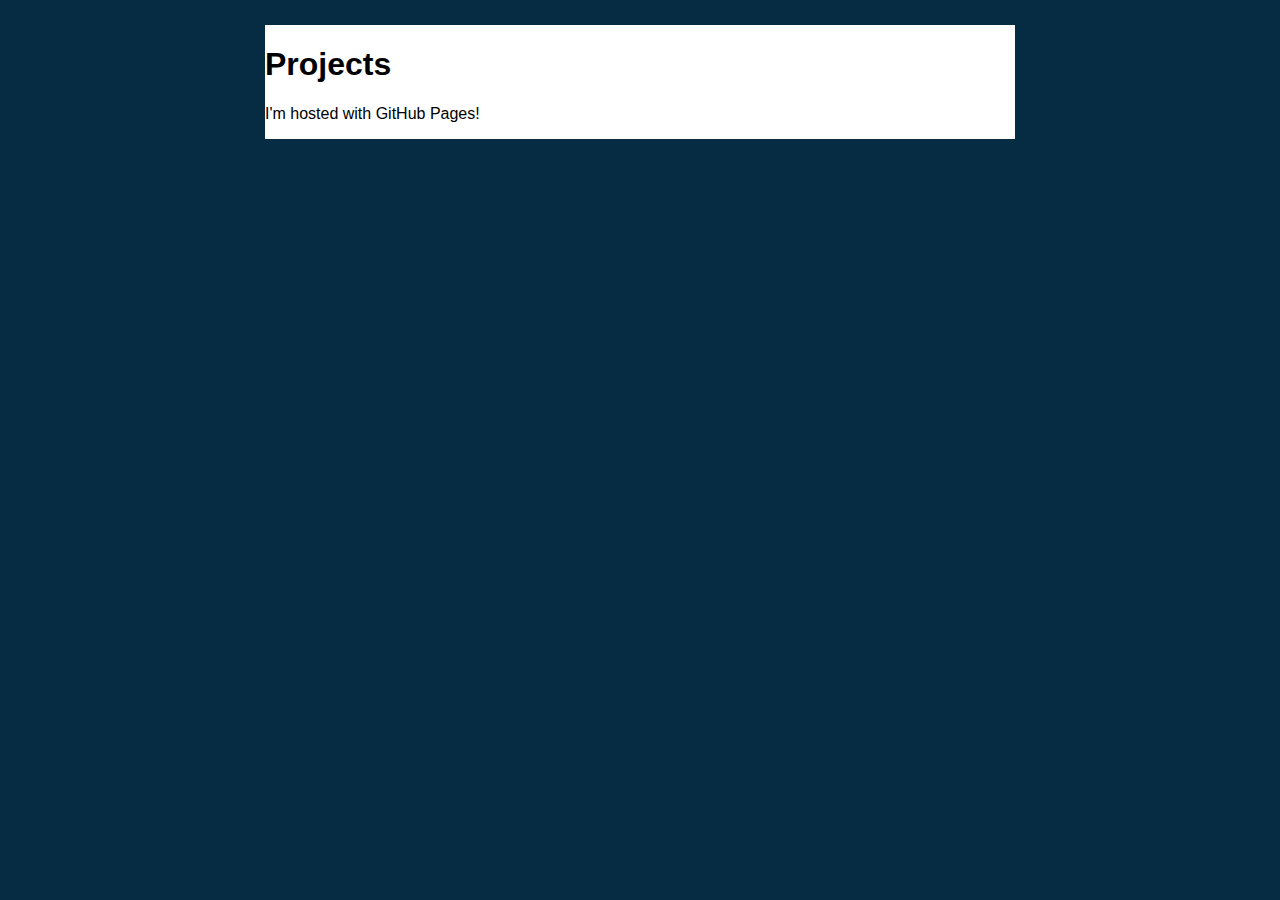
<file: projects.html>
<!DOCTYPE html>
<html>
    <head>
        <link rel="stylesheet" href="css/site.css"></script>
        <script type="module" src="js/index.js" defer></script>
        <meta name="viewport" content="width=device-width, initial-scale=1.0">
        <title>projects</title>
    </head>
<body>
    <div id="container">
        <div id="main">
            <h1>Projects</h1>
            <p>I'm hosted with GitHub Pages!</p>
        </div>
    </div>
    
</body>
</html>
</file>
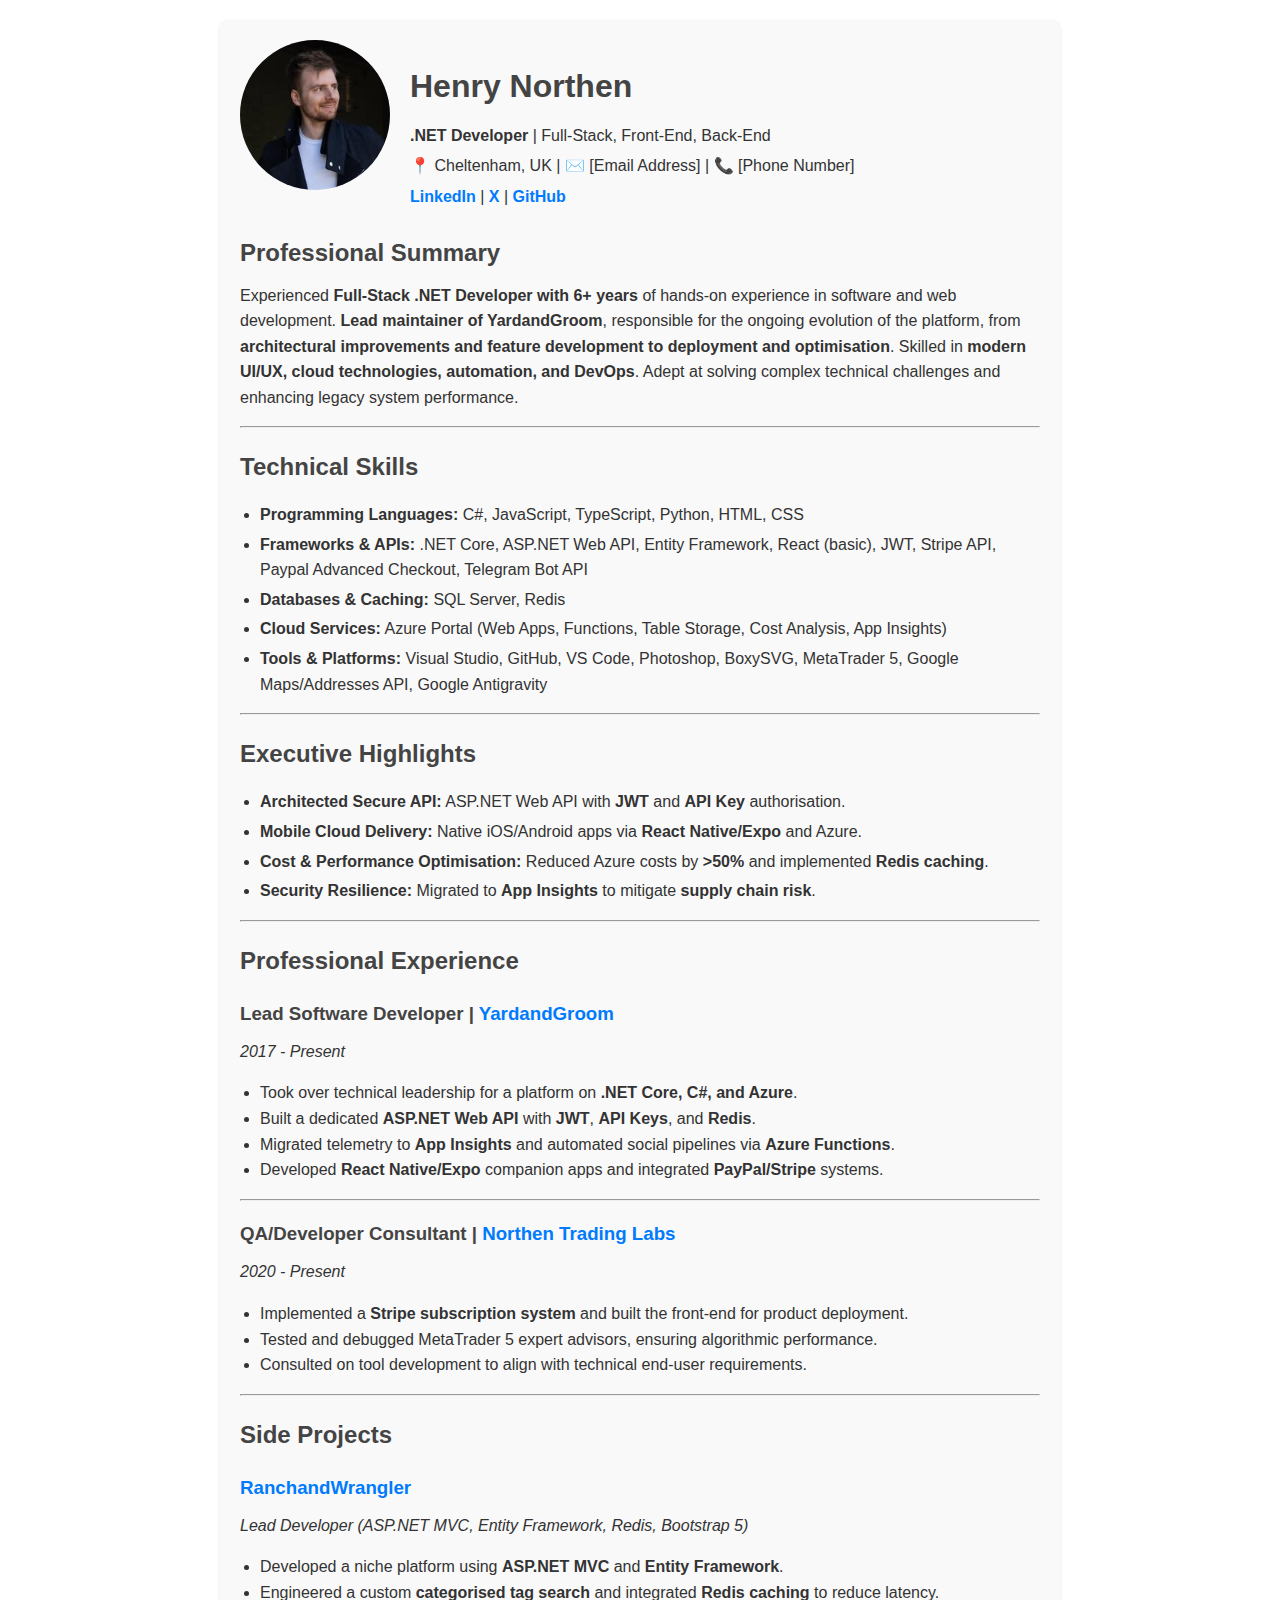
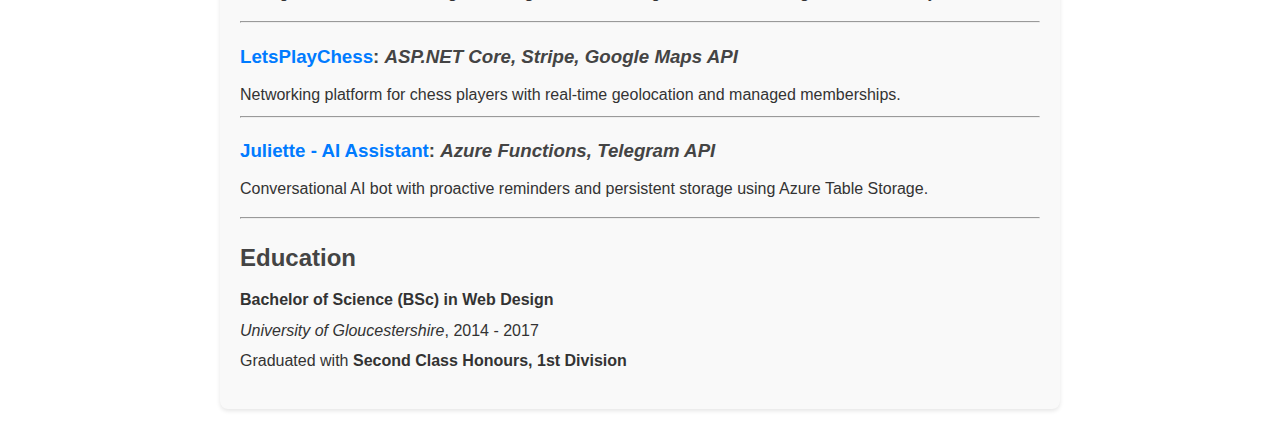
<file: resume.html>
<!DOCTYPE html>
<html lang="en">

<head>
    <meta charset="UTF-8">
    <meta name="viewport" content="width=device-width, initial-scale=1.0">
    <title>Henry Northen | Software Developer CV</title>
    <style>
        body {
            font-family: Arial, sans-serif;
            margin: 0;
            padding: 0;
            line-height: 1.6;
            color: #333;
        }

        .container {
            width: 90%;
            max-width: 800px;
            margin: 20px auto;
            padding: 20px;
            background-color: #f9f9f9;
            border-radius: 8px;
            box-shadow: 0 2px 4px rgba(0, 0, 0, 0.1);
        }

        h1,
        h2,
        h3 {
            color: #444;
            margin-bottom: 10px;
        }

        p {
            margin: 5px 0;
        }

        ul {
            padding: 0 20px;
        }

        .section {
            margin-bottom: 15px;
        }

        .skills li {
            margin-bottom: 4px;
        }

        .achievements li {
            margin-bottom: 4px;
        }

        .bold {
            font-weight: bold;
        }

        a {
            color: #007bff;
            text-decoration: none;
            font-weight: bold;
        }

        a:hover {
            text-decoration: underline;
        }

        header {
            display: flex;
        }

        header img {
            border-radius: 100px;
            margin-right: 20px;
        }

        section img {
            border-radius: 15px;
            max-width: 85%;
            width: 300px;
        }
    </style>
</head>

<body>
    <div class="container">
        <!-- Personal Details -->
        <header>
            <img src="me.jpg" width="150" height="150" />
            <div>
                <h1>Henry Northen</h1>
                <p><span class="bold">.NET Developer</span> | Full-Stack, Front-End, Back-End</p>
                <p>📍 Cheltenham, UK | ✉️ [Email Address] | 📞 [Phone Number]</p>
                <p><a target="_blank" href="https://www.linkedin.com/in/henry-northen-1579672a/">LinkedIn</a> |
                    <a target="_blank" href="https://www.x.com/wordofhenry">X</a> |
                    <a target="_blank" href="https://www.github.com/henry-95">GitHub</a>
                </p>
            </div>
        </header>

        <!-- Professional Summary -->
        <section class="section">
            <h2>Professional Summary</h2>
            <p>Experienced <strong>Full-Stack .NET Developer with 6+ years</strong> of hands-on experience in software
                and web development. <strong>Lead maintainer of YardandGroom</strong>, responsible for the ongoing
                evolution of the platform, from <strong>architectural improvements and feature development to deployment
                    and optimisation</strong>. Skilled in
                <strong>modern UI/UX, cloud technologies, automation, and DevOps</strong>. Adept at solving complex
                technical challenges and enhancing legacy system performance.
        </section>
        <hr />
        <!-- Technical Skills -->
        <section class="section">
            <h2>Technical Skills</h2>
            <ul class="skills">
                <li><strong>Programming Languages:</strong> C#, JavaScript, TypeScript, Python, HTML, CSS</li>
                <li><strong>Frameworks & APIs:</strong> .NET Core, ASP.NET Web API, Entity Framework, React (basic),
                    JWT, Stripe API, Paypal Advanced Checkout, Telegram Bot API</li>
                <li><strong>Databases & Caching:</strong> SQL Server, Redis</li>
                <li><strong>Cloud Services:</strong> Azure Portal (Web Apps, Functions, Table Storage, Cost Analysis,
                    App Insights)</li>
                <li><strong>Tools & Platforms:</strong> Visual Studio, GitHub, VS Code, Photoshop, BoxySVG, MetaTrader
                    5, Google Maps/Addresses API, Google Antigravity</li>
            </ul>
        </section>
        <hr />
        <!-- Executive Highlights -->
        <section class="section">
            <h2>Executive Highlights</h2>
            <ul class="achievements">
                <li><strong>Architected Secure API:</strong> ASP.NET Web API with <strong>JWT</strong> and <strong>API
                        Key</strong> authorisation.</li>
                <li><strong>Mobile Cloud Delivery:</strong> Native iOS/Android apps via <strong>React
                        Native/Expo</strong> and Azure.</li>
                <li><strong>Cost & Performance Optimisation:</strong> Reduced Azure costs by <strong>>50%</strong> and
                    implemented <strong>Redis caching</strong>.</li>
                <li><strong>Security Resilience:</strong> Migrated to <strong>App Insights</strong> to mitigate
                    <strong>supply chain risk</strong>.</li>
            </ul>
        </section>
        <hr />
        <!-- Professional Experience -->
        <section class="section">
            <h2>Professional Experience</h2>
            <h3 id="yardandgroom">Lead Software Developer | <a target="_blank"
                    href="https://www.yardandgroom.com">YardandGroom</a></h3>
            <p><em>2017 - Present</em></p>
            <ul>
                <li>Took over technical leadership for a platform on <strong>.NET Core, C#, and Azure</strong>.</li>
                <li>Built a dedicated <strong>ASP.NET Web API</strong> with <strong>JWT</strong>, <strong>API
                        Keys</strong>, and <strong>Redis</strong>.</li>
                <li>Migrated telemetry to <strong>App Insights</strong> and automated social pipelines via <strong>Azure
                        Functions</strong>.</li>
                <li>Developed <strong>React Native/Expo</strong> companion apps and integrated
                    <strong>PayPal/Stripe</strong> systems.</li>
            </ul>
            <hr />

            <h3 id="northentradinglabs">QA/Developer Consultant | <a target="_blank"
                    href="https://www.northentradinglabs.com">Northen Trading Labs</a></h3>
            <p><em>2020 - Present</em></p>
            <ul>
                <li>Implemented a <strong>Stripe subscription system</strong> and built the front-end for product
                    deployment.</li>
                <li>Tested and debugged MetaTrader 5 expert advisors, ensuring algorithmic performance.</li>
                <li>Consulted on tool development to align with technical end-user requirements.</li>
            </ul>
        </section>
        <hr />

        <!-- Side Projects -->
        <section class="section">
            <h2>Side Projects</h2>
            <h3 id="ranchandwrangler"><a target="_blank" href="https://www.ranchandwrangler.com">RanchandWrangler</a>
            </h3>
            <p><em>Lead Developer (ASP.NET MVC, Entity Framework, Redis, Bootstrap 5)</em></p>
            <ul>
                <li>Developed a niche platform using <strong>ASP.NET MVC</strong> and <strong>Entity Framework</strong>.
                </li>
                <li>Engineered a custom <strong>categorised tag search</strong> and integrated <strong>Redis
                        caching</strong> to reduce latency.</li>
            </ul>
            <hr />
            <h3 id="letsplaychess"><a target="_blank" href="https://letsplaychess.azurewebsites.net">LetsPlayChess</a>:
                <em>ASP.NET Core, Stripe, Google Maps API</em></h3>
            <p>Networking platform for chess players with real-time geolocation and managed memberships.</p>
            <hr />
            <h3 id="juliette"><a target="_blank" href="https://t.me/Juliette_Personal_Assistant_Bot">Juliette - AI
                    Assistant</a>: <em>Azure Functions, Telegram API</em></h3>
            <p>Conversational AI bot with proactive reminders and persistent storage using Azure Table Storage.</p>
        </section>
        <hr />
        <!-- Education -->
        <section class="section">
            <h2>Education</h2>
            <p><strong>Bachelor of Science (BSc) in Web Design</strong></p>
            <p><em>University of Gloucestershire</em>, 2014 - 2017</p>
            <p>Graduated with <strong>Second Class Honours, 1st Division</strong></p>
        </section>
    </div>
</body>

</html>
</file>
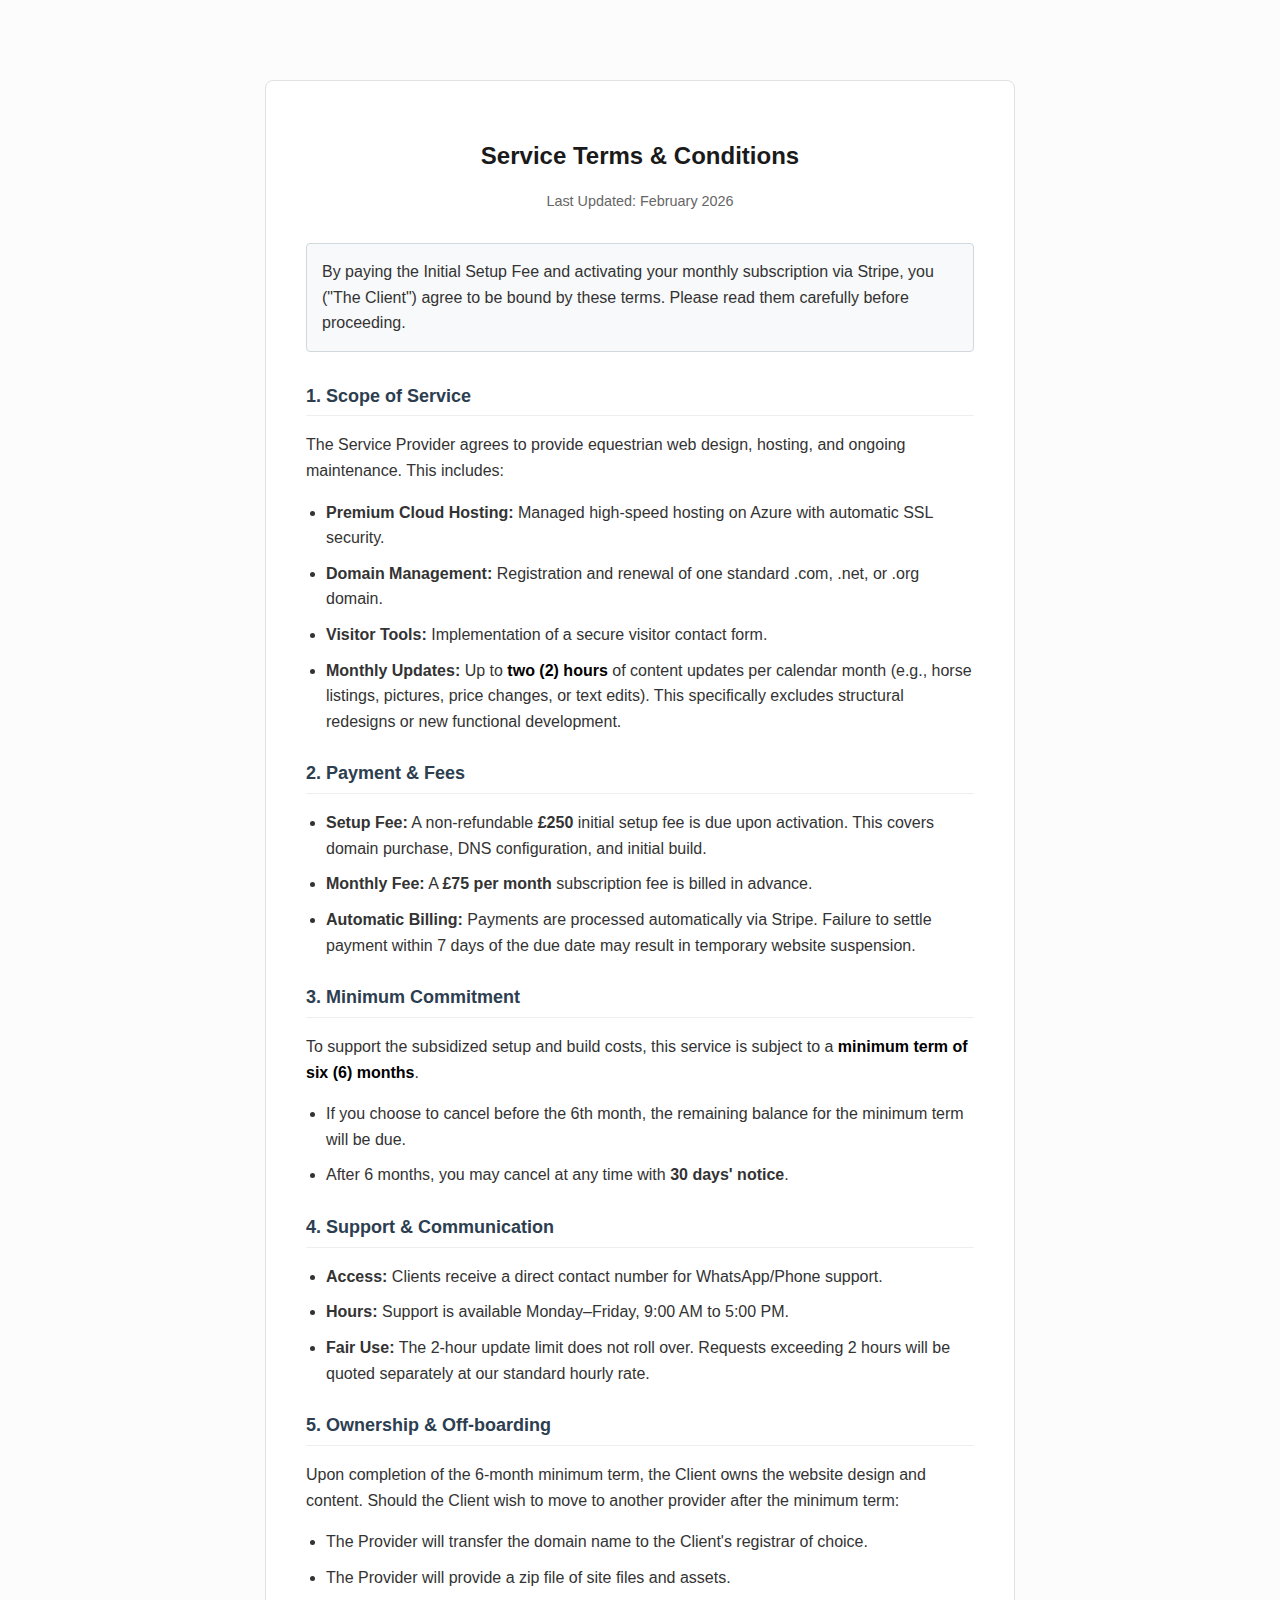
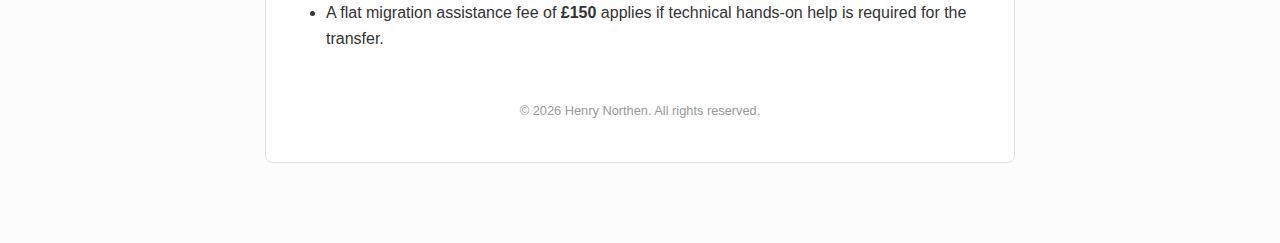
<file: terms.html>
<!DOCTYPE html>
<html lang="en">

<head>
    <meta charset="UTF-8">
    <meta name="viewport" content="width=device-width, initial-scale=1.0">
    <title>Service Terms | [Your Business Name]</title>
    <style>
        body {
            font-family: 'Helvetica Neue', Helvetica, Arial, sans-serif;
            line-height: 1.6;
            color: #333;
            max-width: 750px;
            margin: 40px auto;
            padding: 40px;
            background-color: #fcfcfc;
        }

        .container {
            background: #fff;
            padding: 40px;
            border: 1px solid #e1e1e1;
            border-radius: 8px;
        }

        h1 {
            color: #1a1a1a;
            font-size: 24px;
            margin-bottom: 10px;
            text-align: center;
        }

        .last-updated {
            text-align: center;
            font-size: 0.9em;
            color: #666;
            margin-bottom: 30px;
        }

        .acceptance-box {
            background-color: #f8f9fa;
            border: 1px solid #d1d8dd;
            padding: 15px;
            margin-bottom: 30px;
            border-radius: 4px;
            font-weight: 500;
        }

        h2 {
            color: #2c3e50;
            font-size: 18px;
            margin-top: 25px;
            border-bottom: 1px solid #eee;
            padding-bottom: 5px;
        }

        ul {
            padding-left: 20px;
        }

        li {
            margin-bottom: 10px;
        }

        .highlight {
            color: #000;
            font-weight: bold;
        }

        footer {
            margin-top: 50px;
            text-align: center;
            font-size: 0.8em;
            color: #999;
        }
    </style>
</head>

<body>

    <div class="container">
        <h1>Service Terms & Conditions</h1>
        <p class="last-updated">Last Updated: February 2026</p>

        <div class="acceptance-box">
            By paying the Initial Setup Fee and activating your monthly subscription via Stripe, you ("The Client")
            agree to be bound by these terms. Please read them carefully before proceeding.
        </div>

        <h2>1. Scope of Service</h2>
        <p>The Service Provider agrees to provide equestrian web design, hosting, and ongoing maintenance. This
            includes:</p>
        <ul>
            <li><strong>Premium Cloud Hosting:</strong> Managed high-speed hosting on Azure with automatic SSL security.
            </li>
            <li><strong>Domain Management:</strong> Registration and renewal of one standard .com, .net, or .org domain.
            </li>
            <li><strong>Visitor Tools:</strong> Implementation of a secure visitor contact form.</li>
            <li><strong>Monthly Updates:</strong> Up to <span class="highlight">two (2) hours</span> of content updates
                per calendar month (e.g., horse listings, pictures, price changes, or text edits). This specifically
                excludes structural redesigns or new functional development.</li>
        </ul>

        <h2>2. Payment & Fees</h2>
        <ul>
            <li><strong>Setup Fee:</strong> A non-refundable <strong>£250</strong> initial setup fee is due upon
                activation. This covers domain purchase, DNS configuration, and initial build.</li>
            <li><strong>Monthly Fee:</strong> A <strong>£75 per month</strong> subscription fee is billed in advance.
            </li>
            <li><strong>Automatic Billing:</strong> Payments are processed automatically via Stripe. Failure to settle
                payment within 7 days of the due date may result in temporary website suspension.</li>
        </ul>

        <h2>3. Minimum Commitment</h2>
        <p>To support the subsidized setup and build costs, this service is subject to a <span class="highlight">minimum
                term of six (6) months</span>.</p>
        <ul>
            <li>If you choose to cancel before the 6th month, the remaining balance for the minimum term will be due.
            </li>
            <li>After 6 months, you may cancel at any time with <strong>30 days' notice</strong>.</li>
        </ul>

        <h2>4. Support & Communication</h2>
        <ul>
            <li><strong>Access:</strong> Clients receive a direct contact number for WhatsApp/Phone support.</li>
            <li><strong>Hours:</strong> Support is available Monday–Friday, 9:00 AM to 5:00 PM.</li>
            <li><strong>Fair Use:</strong> The 2-hour update limit does not roll over. Requests exceeding 2 hours will
                be
                quoted separately at our standard hourly rate.</li>
        </ul>

        <h2>5. Ownership & Off-boarding</h2>
        <p>Upon completion of the 6-month minimum term, the Client owns the website design and content. Should the
            Client wish to move to another provider after the minimum term:</p>
        <ul>
            <li>The Provider will transfer the domain name to the Client's registrar of choice.</li>
            <li>The Provider will provide a zip file of site files and assets.</li>
            <li>A flat migration assistance fee of <strong>£150</strong> applies if technical hands-on help is required
                for the
                transfer.</li>
        </ul>

        <footer>
            &copy; 2026 Henry Northen. All rights reserved.
        </footer>
    </div>

</body>

</html>
</file>
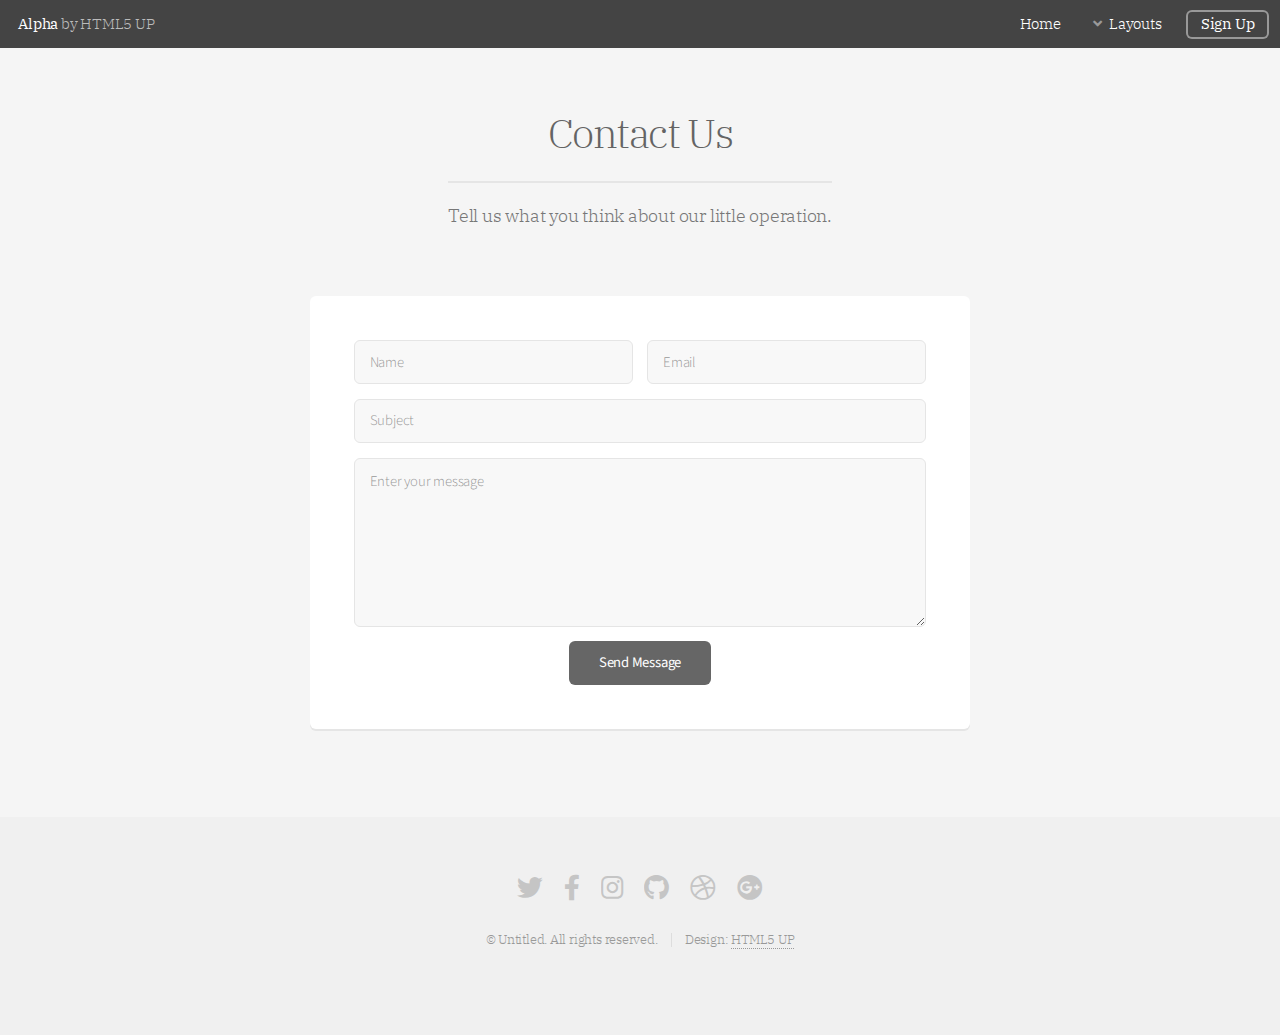
<file: chinese/contact.html>
<!DOCTYPE HTML>
<!--
	Alpha by HTML5 UP
	html5up.net | @ajlkn
	Free for personal and commercial use under the CCA 3.0 license (html5up.net/license)
-->
<html>
	<head>
		<title>Contact - Alpha by HTML5 UP</title>
		<meta charset="utf-8" />
		<meta name="viewport" content="width=device-width, initial-scale=1, user-scalable=no" />
		<link rel="stylesheet" href="assets/css/main.css" />
	</head>
	<body class="is-preload">
		<div id="page-wrapper">

			<!-- Header -->
				<header id="header">
					<h1><a href="index.html">Alpha</a> by HTML5 UP</h1>
					<nav id="nav">
						<ul>
							<li><a href="index.html">Home</a></li>
							<li>
								<a href="#" class="icon solid fa-angle-down">Layouts</a>
								<ul>
									<li><a href="generic.html">Generic</a></li>
									<li><a href="contact.html">Contact</a></li>
									<li><a href="elements.html">Elements</a></li>
									<li>
										<a href="#">Submenu</a>
										<ul>
											<li><a href="#">Option One</a></li>
											<li><a href="#">Option Two</a></li>
											<li><a href="#">Option Three</a></li>
											<li><a href="#">Option Four</a></li>
										</ul>
									</li>
								</ul>
							</li>
							<li><a href="#" class="button">Sign Up</a></li>
						</ul>
					</nav>
				</header>

			<!-- Main -->
				<section id="main" class="container medium">
					<header>
						<h2>Contact Us</h2>
						<p>Tell us what you think about our little operation.</p>
					</header>
					<div class="box">
						<form method="post" action="#">
							<div class="row gtr-50 gtr-uniform">
								<div class="col-6 col-12-mobilep">
									<input type="text" name="name" id="name" value="" placeholder="Name" />
								</div>
								<div class="col-6 col-12-mobilep">
									<input type="email" name="email" id="email" value="" placeholder="Email" />
								</div>
								<div class="col-12">
									<input type="text" name="subject" id="subject" value="" placeholder="Subject" />
								</div>
								<div class="col-12">
									<textarea name="message" id="message" placeholder="Enter your message" rows="6"></textarea>
								</div>
								<div class="col-12">
									<ul class="actions special">
										<li><input type="submit" value="Send Message" /></li>
									</ul>
								</div>
							</div>
						</form>
					</div>
				</section>

			<!-- Footer -->
				<footer id="footer">
					<ul class="icons">
						<li><a href="#" class="icon brands fa-twitter"><span class="label">Twitter</span></a></li>
						<li><a href="#" class="icon brands fa-facebook-f"><span class="label">Facebook</span></a></li>
						<li><a href="#" class="icon brands fa-instagram"><span class="label">Instagram</span></a></li>
						<li><a href="#" class="icon brands fa-github"><span class="label">Github</span></a></li>
						<li><a href="#" class="icon brands fa-dribbble"><span class="label">Dribbble</span></a></li>
						<li><a href="#" class="icon brands fa-google-plus"><span class="label">Google+</span></a></li>
					</ul>
					<ul class="copyright">
						<li>&copy; Untitled. All rights reserved.</li><li>Design: <a href="http://html5up.net">HTML5 UP</a></li>
					</ul>
				</footer>

		</div>

		<!-- Scripts -->
			<script src="assets/js/jquery.min.js"></script>
			<script src="assets/js/jquery.dropotron.min.js"></script>
			<script src="assets/js/jquery.scrollex.min.js"></script>
			<script src="assets/js/browser.min.js"></script>
			<script src="assets/js/breakpoints.min.js"></script>
			<script src="assets/js/util.js"></script>
			<script src="assets/js/main.js"></script>

	</body>
</html>
</file>
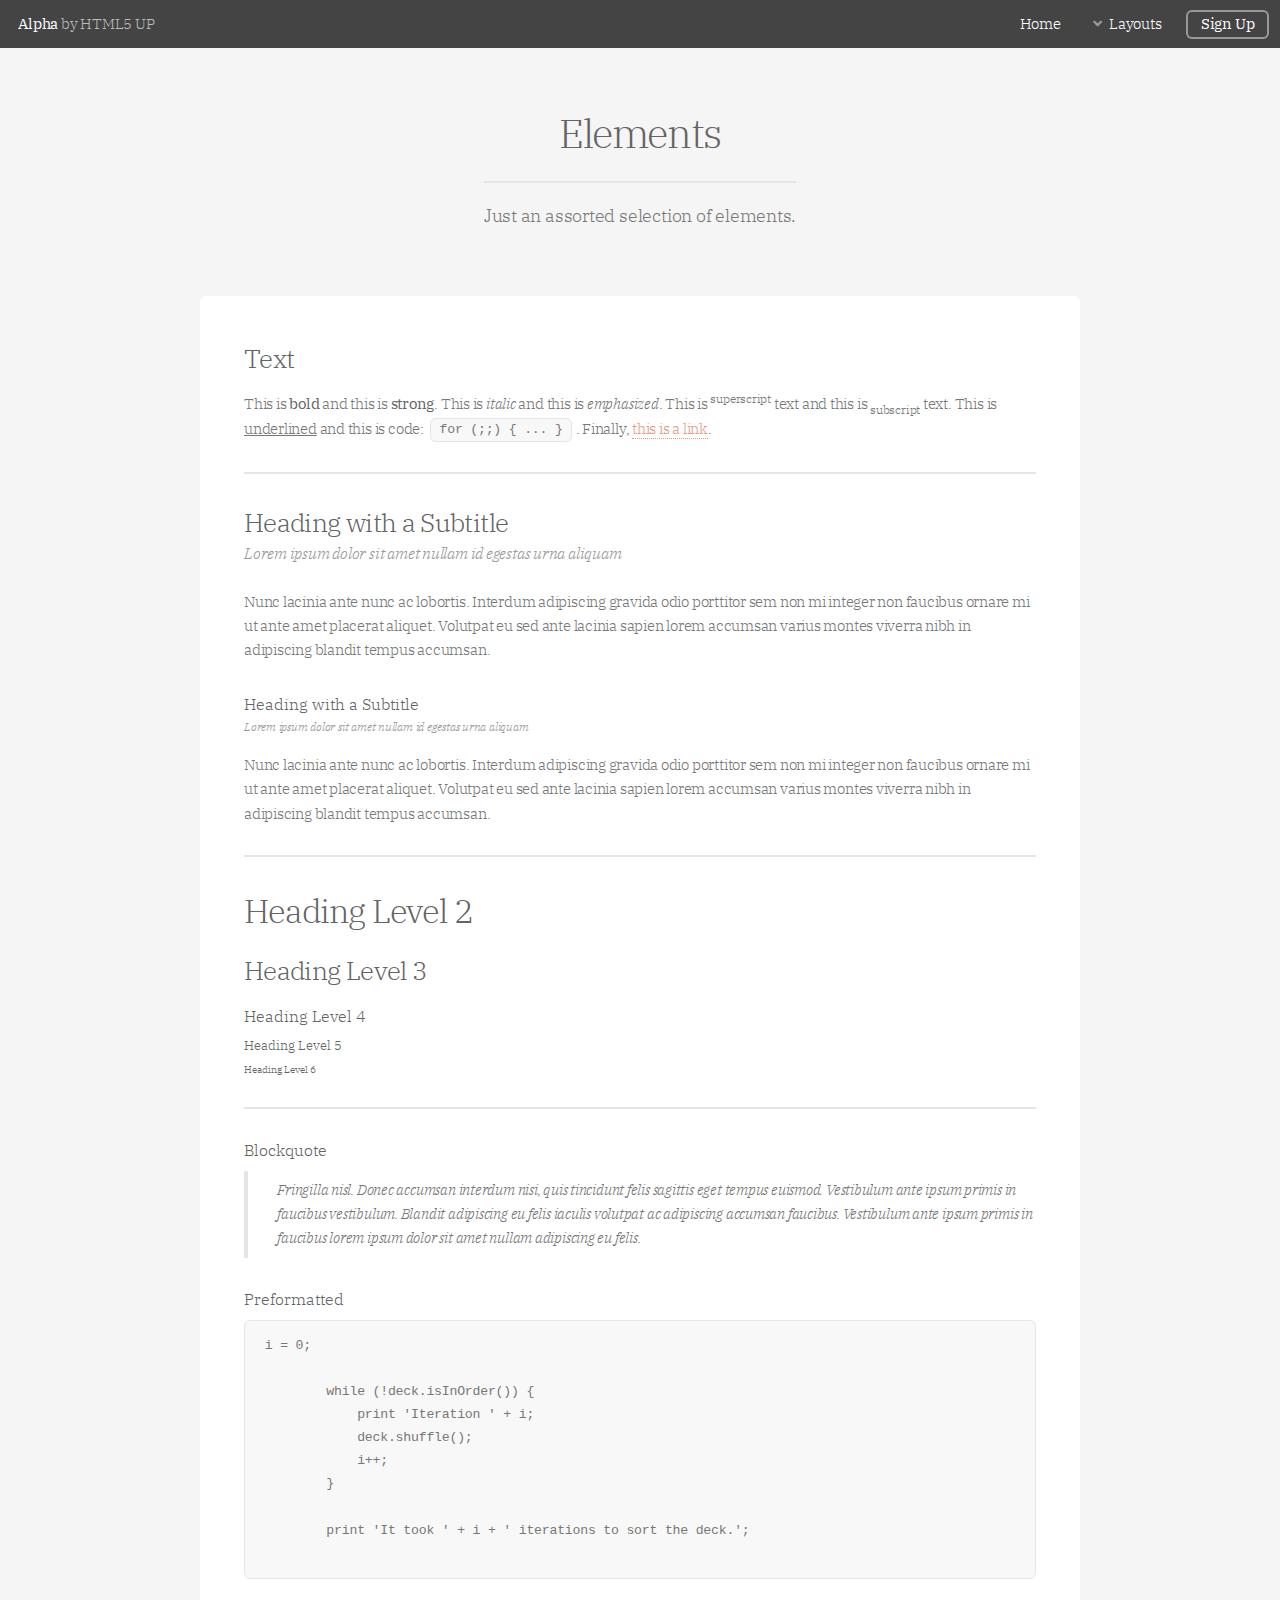
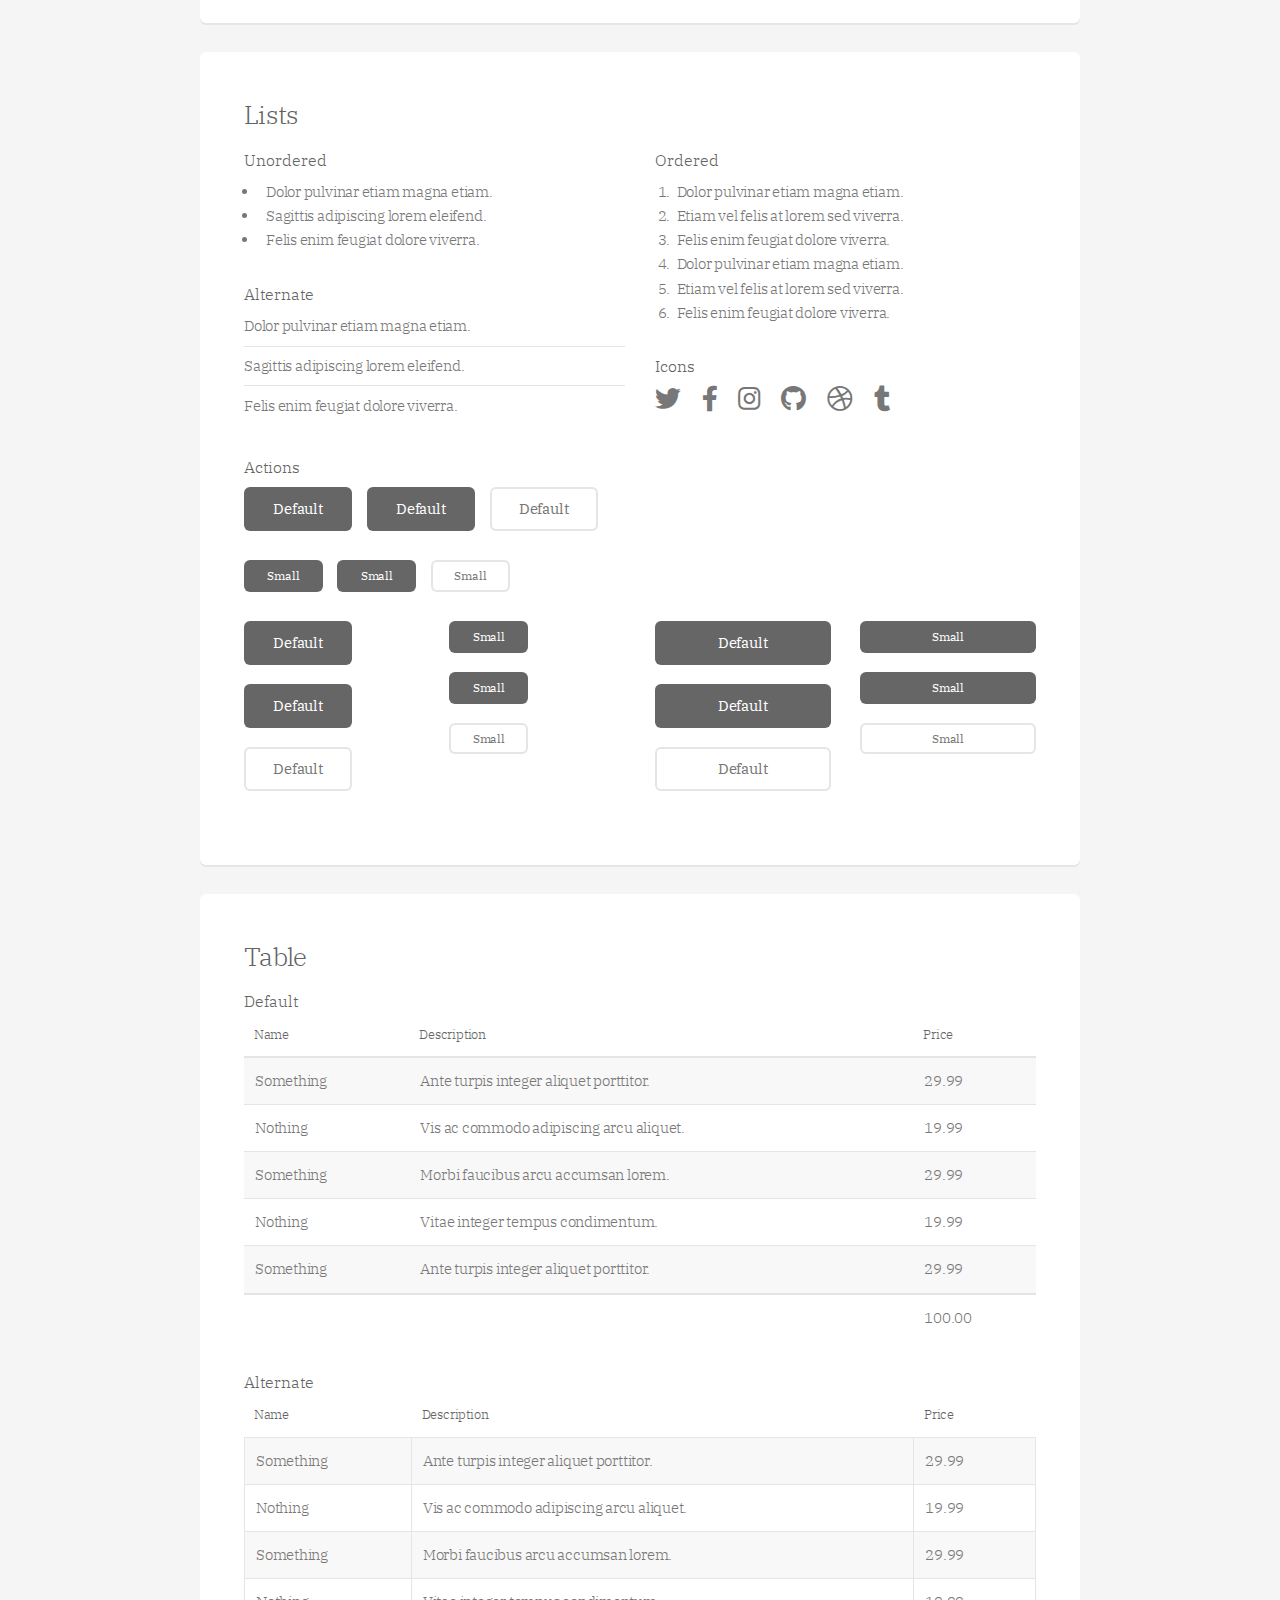
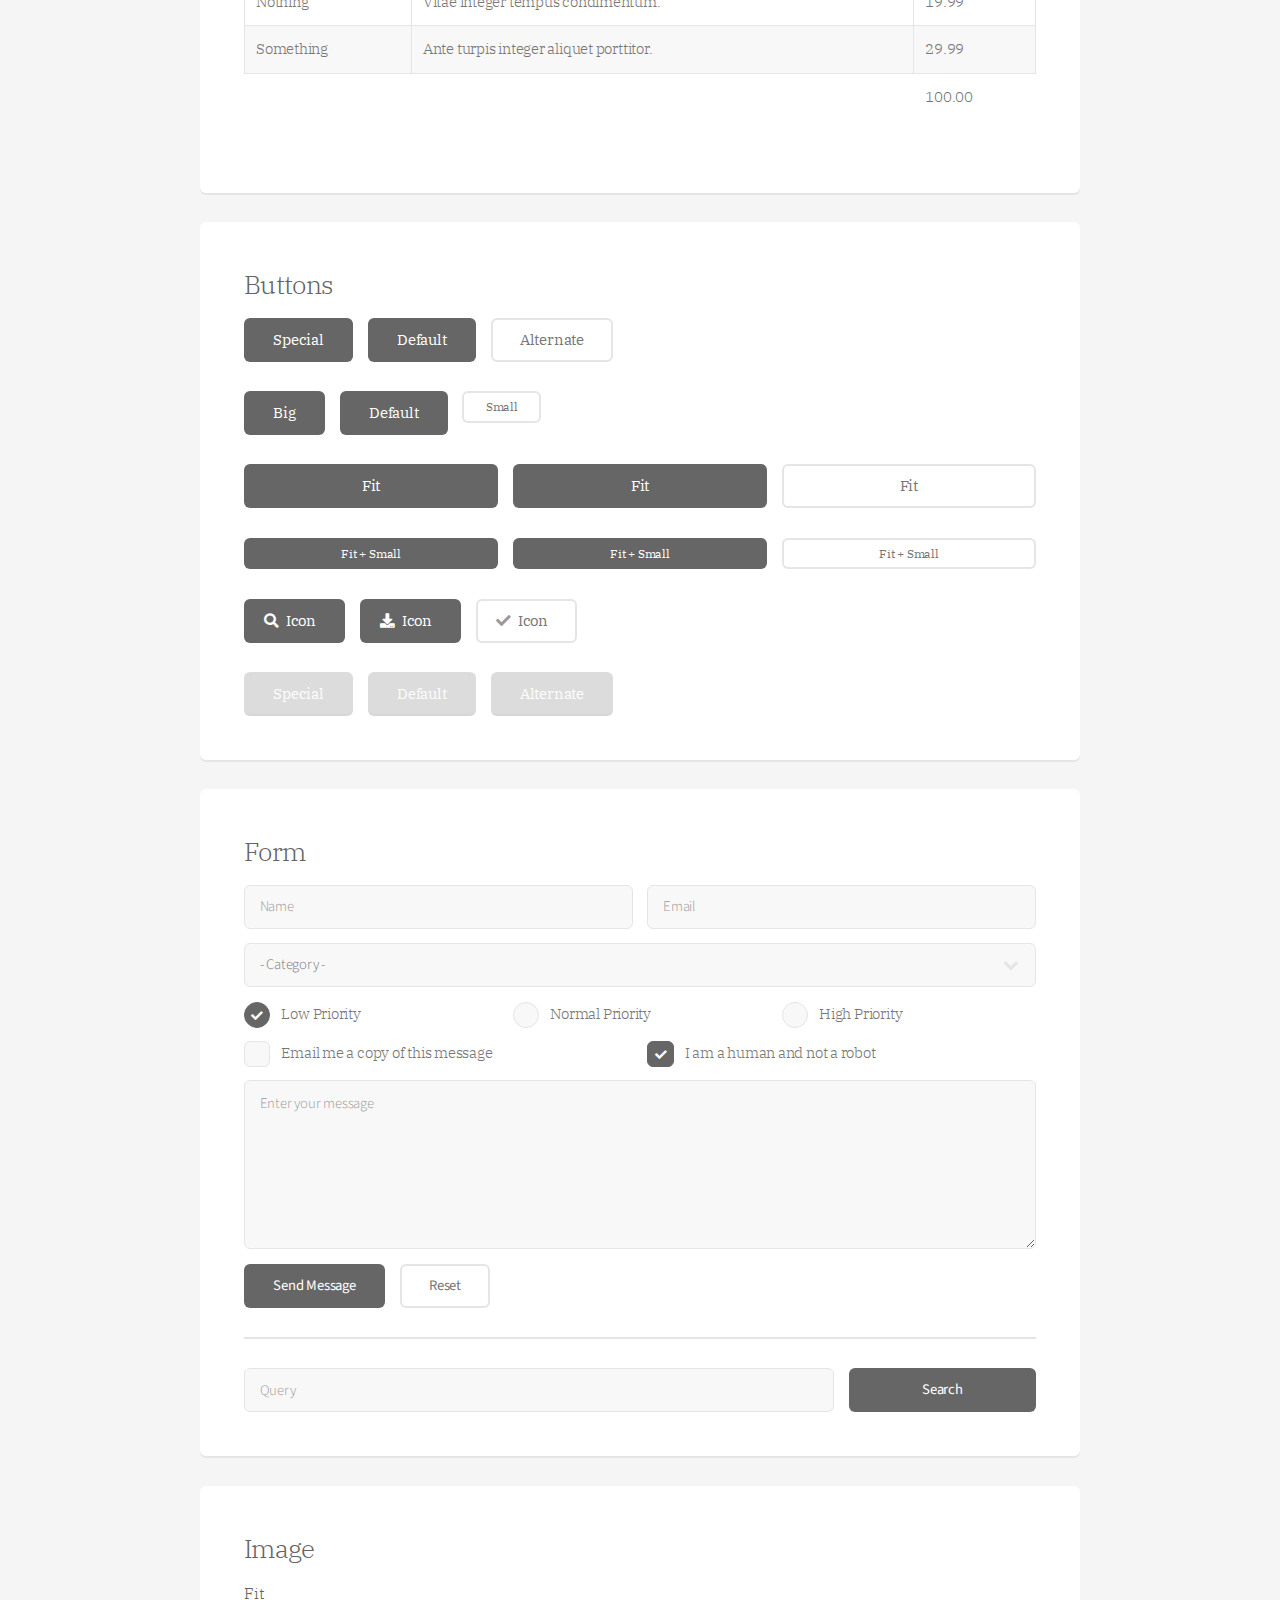
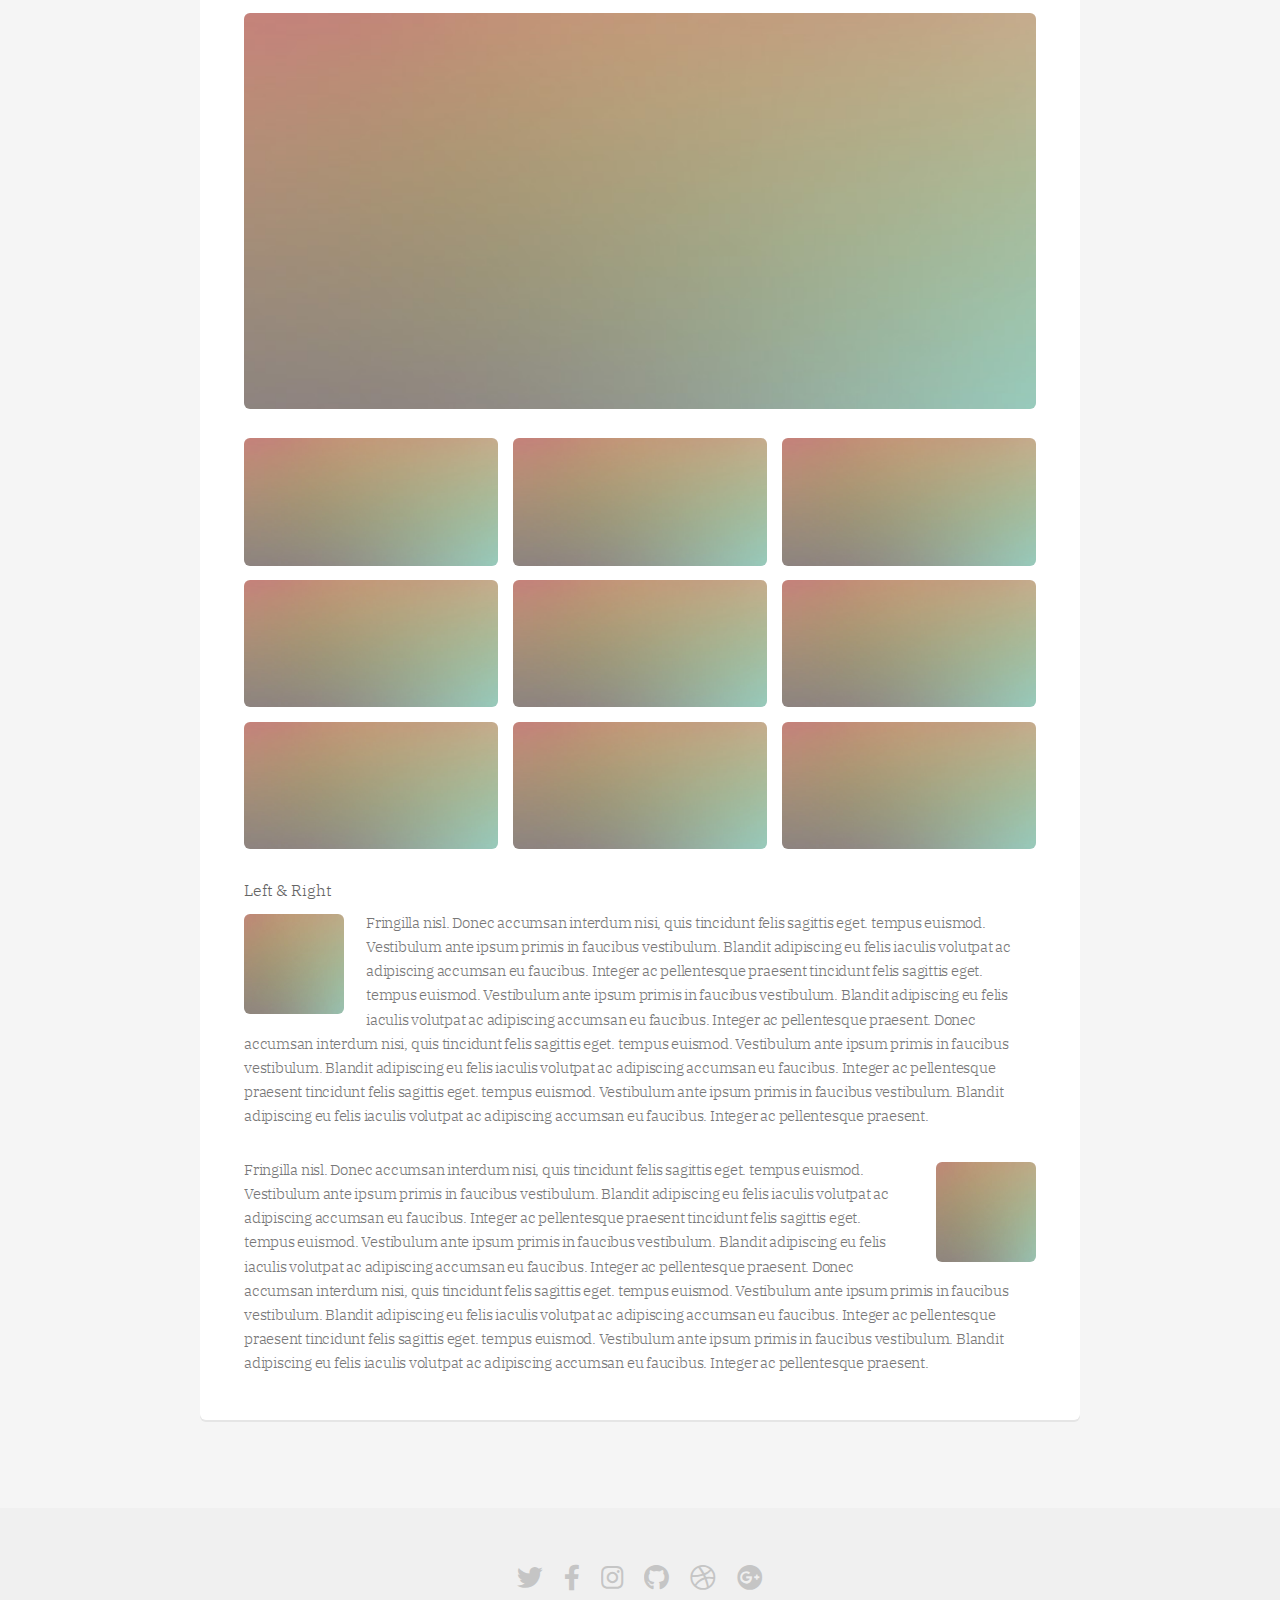
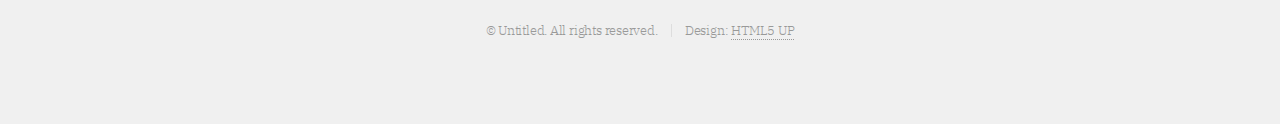
<file: chinese/elements.html>
<!DOCTYPE HTML>
<!--
	Alpha by HTML5 UP
	html5up.net | @ajlkn
	Free for personal and commercial use under the CCA 3.0 license (html5up.net/license)
-->
<html>
	<head>
		<title>Elements - Alpha by HTML5 UP</title>
		<meta charset="utf-8" />
		<meta name="viewport" content="width=device-width, initial-scale=1, user-scalable=no" />
		<link rel="stylesheet" href="assets/css/main.css" />
	</head>
	<body class="is-preload">
		<div id="page-wrapper">

			<!-- Header -->
				<header id="header">
					<h1><a href="index.html">Alpha</a> by HTML5 UP</h1>
					<nav id="nav">
						<ul>
							<li><a href="index.html">Home</a></li>
							<li>
								<a href="#" class="icon solid fa-angle-down">Layouts</a>
								<ul>
									<li><a href="generic.html">Generic</a></li>
									<li><a href="contact.html">Contact</a></li>
									<li><a href="elements.html">Elements</a></li>
									<li>
										<a href="#">Submenu</a>
										<ul>
											<li><a href="#">Option One</a></li>
											<li><a href="#">Option Two</a></li>
											<li><a href="#">Option Three</a></li>
											<li><a href="#">Option Four</a></li>
										</ul>
									</li>
								</ul>
							</li>
							<li><a href="#" class="button">Sign Up</a></li>
						</ul>
					</nav>
				</header>

			<!-- Main -->
				<section id="main" class="container">
					<header>
						<h2>Elements</h2>
						<p>Just an assorted selection of elements.</p>
					</header>
					<div class="row">
						<div class="col-12">

							<!-- Text -->
								<section class="box">
									<h3>Text</h3>
									<p>This is <b>bold</b> and this is <strong>strong</strong>. This is <i>italic</i> and this is <em>emphasized</em>.
									This is <sup>superscript</sup> text and this is <sub>subscript</sub> text.
									This is <u>underlined</u> and this is code: <code>for (;;) { ... }</code>. Finally, <a href="#">this is a link</a>.</p>

									<hr />

									<header>
										<h3>Heading with a Subtitle</h3>
										<p>Lorem ipsum dolor sit amet nullam id egestas urna aliquam</p>
									</header>
									<p>Nunc lacinia ante nunc ac lobortis. Interdum adipiscing gravida odio porttitor sem non mi integer non faucibus ornare mi ut ante amet placerat aliquet. Volutpat eu sed ante lacinia sapien lorem accumsan varius montes viverra nibh in adipiscing blandit tempus accumsan.</p>
									<header>
										<h4>Heading with a Subtitle</h4>
										<p>Lorem ipsum dolor sit amet nullam id egestas urna aliquam</p>
									</header>
									<p>Nunc lacinia ante nunc ac lobortis. Interdum adipiscing gravida odio porttitor sem non mi integer non faucibus ornare mi ut ante amet placerat aliquet. Volutpat eu sed ante lacinia sapien lorem accumsan varius montes viverra nibh in adipiscing blandit tempus accumsan.</p>

									<hr />

									<h2>Heading Level 2</h2>
									<h3>Heading Level 3</h3>
									<h4>Heading Level 4</h4>
									<h5>Heading Level 5</h5>
									<h6>Heading Level 6</h6>

									<hr />

									<h4>Blockquote</h4>
									<blockquote>Fringilla nisl. Donec accumsan interdum nisi, quis tincidunt felis sagittis eget tempus euismod. Vestibulum ante ipsum primis in faucibus vestibulum. Blandit adipiscing eu felis iaculis volutpat ac adipiscing accumsan faucibus. Vestibulum ante ipsum primis in faucibus lorem ipsum dolor sit amet nullam adipiscing eu felis.</blockquote>

									<h4>Preformatted</h4>
									<pre>i = 0;

	while (!deck.isInOrder()) {
	    print 'Iteration ' + i;
	    deck.shuffle();
	    i++;
	}

	print 'It took ' + i + ' iterations to sort the deck.';
	</pre>
								</section>

						</div>
					</div>
					<div class="row">
						<div class="col-12">

							<!-- Lists -->
								<section class="box">
									<h3>Lists</h3>
									<div class="row">
										<div class="col-6 col-12-mobilep">

											<h4>Unordered</h4>
											<ul>
												<li>Dolor pulvinar etiam magna etiam.</li>
												<li>Sagittis adipiscing lorem eleifend.</li>
												<li>Felis enim feugiat dolore viverra.</li>
											</ul>

											<h4>Alternate</h4>
											<ul class="alt">
												<li>Dolor pulvinar etiam magna etiam.</li>
												<li>Sagittis adipiscing lorem eleifend.</li>
												<li>Felis enim feugiat dolore viverra.</li>
											</ul>

										</div>
										<div class="col-6 col-12-mobilep">

											<h4>Ordered</h4>
											<ol>
												<li>Dolor pulvinar etiam magna etiam.</li>
												<li>Etiam vel felis at lorem sed viverra.</li>
												<li>Felis enim feugiat dolore viverra.</li>
												<li>Dolor pulvinar etiam magna etiam.</li>
												<li>Etiam vel felis at lorem sed viverra.</li>
												<li>Felis enim feugiat dolore viverra.</li>
											</ol>

											<h4>Icons</h4>
											<ul class="icons">
												<li><a href="#" class="icon brands fa-twitter"><span class="label">Twitter</span></a></li>
												<li><a href="#" class="icon brands fa-facebook-f"><span class="label">Facebook</span></a></li>
												<li><a href="#" class="icon brands fa-instagram"><span class="label">Instagram</span></a></li>
												<li><a href="#" class="icon brands fa-github"><span class="label">Github</span></a></li>
												<li><a href="#" class="icon brands fa-dribbble"><span class="label">Dribbble</span></a></li>
												<li><a href="#" class="icon brands fa-tumblr"><span class="label">Tumblr</span></a></li>
											</ul>

										</div>
									</div>

									<h4>Actions</h4>
									<ul class="actions">
										<li><a href="#" class="button special">Default</a></li>
										<li><a href="#" class="button">Default</a></li>
										<li><a href="#" class="button alt">Default</a></li>
									</ul>
									<ul class="actions small">
										<li><a href="#" class="button special small">Small</a></li>
										<li><a href="#" class="button small">Small</a></li>
										<li><a href="#" class="button alt small">Small</a></li>
									</ul>
									<div class="row">
										<div class="col-3 col-6-narrower col-12-mobilep">
											<ul class="actions stacked">
												<li><a href="#" class="button special">Default</a></li>
												<li><a href="#" class="button">Default</a></li>
												<li><a href="#" class="button alt">Default</a></li>
											</ul>
										</div>
										<div class="col-3 col-6-narrower col-12-mobilep">
											<ul class="actions stacked">
												<li><a href="#" class="button special small">Small</a></li>
												<li><a href="#" class="button small">Small</a></li>
												<li><a href="#" class="button alt small">Small</a></li>
											</ul>
										</div>
										<div class="col-3 col-6-narrower col-12-mobilep">
											<ul class="actions stacked">
												<li><a href="#" class="button special fit">Default</a></li>
												<li><a href="#" class="button fit">Default</a></li>
												<li><a href="#" class="button alt fit">Default</a></li>
											</ul>
										</div>
										<div class="col-3 col-6-narrower col-12-mobilep">
											<ul class="actions stacked">
												<li><a href="#" class="button special small fit">Small</a></li>
												<li><a href="#" class="button small fit">Small</a></li>
												<li><a href="#" class="button alt small fit">Small</a></li>
											</ul>
										</div>
									</div>
								</section>

						</div>
					</div>
					<div class="row">
						<div class="col-12">

							<!-- Table -->
								<section class="box">
									<h3>Table</h3>

									<h4>Default</h4>
									<div class="table-wrapper">
										<table>
											<thead>
												<tr>
													<th>Name</th>
													<th>Description</th>
													<th>Price</th>
												</tr>
											</thead>
											<tbody>
												<tr>
													<td>Something</td>
													<td>Ante turpis integer aliquet porttitor.</td>
													<td>29.99</td>
												</tr>
												<tr>
													<td>Nothing</td>
													<td>Vis ac commodo adipiscing arcu aliquet.</td>
													<td>19.99</td>
												</tr>
												<tr>
													<td>Something</td>
													<td> Morbi faucibus arcu accumsan lorem.</td>
													<td>29.99</td>
												</tr>
												<tr>
													<td>Nothing</td>
													<td>Vitae integer tempus condimentum.</td>
													<td>19.99</td>
												</tr>
												<tr>
													<td>Something</td>
													<td>Ante turpis integer aliquet porttitor.</td>
													<td>29.99</td>
												</tr>
											</tbody>
											<tfoot>
												<tr>
													<td colspan="2"></td>
													<td>100.00</td>
												</tr>
											</tfoot>
										</table>
									</div>

									<h4>Alternate</h4>
									<div class="table-wrapper">
										<table class="alt">
											<thead>
												<tr>
													<th>Name</th>
													<th>Description</th>
													<th>Price</th>
												</tr>
											</thead>
											<tbody>
												<tr>
													<td>Something</td>
													<td>Ante turpis integer aliquet porttitor.</td>
													<td>29.99</td>
												</tr>
												<tr>
													<td>Nothing</td>
													<td>Vis ac commodo adipiscing arcu aliquet.</td>
													<td>19.99</td>
												</tr>
												<tr>
													<td>Something</td>
													<td> Morbi faucibus arcu accumsan lorem.</td>
													<td>29.99</td>
												</tr>
												<tr>
													<td>Nothing</td>
													<td>Vitae integer tempus condimentum.</td>
													<td>19.99</td>
												</tr>
												<tr>
													<td>Something</td>
													<td>Ante turpis integer aliquet porttitor.</td>
													<td>29.99</td>
												</tr>
											</tbody>
											<tfoot>
												<tr>
													<td colspan="2"></td>
													<td>100.00</td>
												</tr>
											</tfoot>
										</table>
									</div>
								</section>

						</div>
					</div>
					<div class="row">
						<div class="col-12">

							<!-- Buttons -->
								<section class="box">
									<h3>Buttons</h3>
									<ul class="actions">
										<li><a href="#" class="button special">Special</a></li>
										<li><a href="#" class="button">Default</a></li>
										<li><a href="#" class="button alt">Alternate</a></li>
									</ul>
									<ul class="actions">
										<li><a href="#" class="button special big">Big</a></li>
										<li><a href="#" class="button">Default</a></li>
										<li><a href="#" class="button alt small">Small</a></li>
									</ul>
									<ul class="actions fit">
										<li><a href="#" class="button special fit">Fit</a></li>
										<li><a href="#" class="button fit">Fit</a></li>
										<li><a href="#" class="button alt fit">Fit</a></li>
									</ul>
									<ul class="actions fit small">
										<li><a href="#" class="button special fit small">Fit + Small</a></li>
										<li><a href="#" class="button fit small">Fit + Small</a></li>
										<li><a href="#" class="button alt fit small">Fit + Small</a></li>
									</ul>
									<ul class="actions">
										<li><a href="#" class="button special icon solid fa-search">Icon</a></li>
										<li><a href="#" class="button icon solid fa-download">Icon</a></li>
										<li><a href="#" class="button alt icon solid fa-check">Icon</a></li>
									</ul>
									<ul class="actions">
										<li><span class="button special disabled">Special</span></li>
										<li><span class="button disabled">Default</span></li>
										<li><span class="button alt disabled">Alternate</span></li>
									</ul>
								</section>

						</div>
					</div>
					<div class="row">
						<div class="col-12">

							<!-- Form -->
								<section class="box">
									<h3>Form</h3>
									<form method="post" action="#">
										<div class="row gtr-uniform gtr-50">
											<div class="col-6 col-12-mobilep">
												<input type="text" name="name" id="name" value="" placeholder="Name" />
											</div>
											<div class="col-6 col-12-mobilep">
												<input type="email" name="email" id="email" value="" placeholder="Email" />
											</div>
											<div class="col-12">
												<select name="category" id="category">
													<option value="">- Category -</option>
													<option value="1">Manufacturing</option>
													<option value="1">Shipping</option>
													<option value="1">Administration</option>
													<option value="1">Human Resources</option>
												</select>
											</div>
											<div class="col-4 col-12-narrower">
												<input type="radio" id="priority-low" name="priority" checked>
												<label for="priority-low">Low Priority</label>
											</div>
											<div class="col-4 col-12-narrower">
												<input type="radio" id="priority-normal" name="priority">
												<label for="priority-normal">Normal Priority</label>
											</div>
											<div class="col-4 col-12-narrower">
												<input type="radio" id="priority-high" name="priority">
												<label for="priority-high">High Priority</label>
											</div>
											<div class="col-6 col-12-narrower">
												<input type="checkbox" id="copy" name="copy">
												<label for="copy">Email me a copy of this message</label>
											</div>
											<div class="col-6 col-12-narrower">
												<input type="checkbox" id="human" name="human" checked>
												<label for="human">I am a human and not a robot</label>
											</div>
											<div class="col-12">
												<textarea name="message" id="message" placeholder="Enter your message" rows="6"></textarea>
											</div>
											<div class="col-12">
												<ul class="actions">
													<li><input type="submit" value="Send Message" /></li>
													<li><input type="reset" value="Reset" class="alt" /></li>
												</ul>
											</div>
										</div>
									</form>

									<hr />

									<form method="post" action="#">
										<div class="row gtr-uniform gtr-50">
											<div class="col-9 col-12-mobilep">
												<input type="text" name="query" id="query" value="" placeholder="Query" />
											</div>
											<div class="col-3 col-12-mobilep">
												<input type="submit" value="Search" class="fit" />
											</div>
										</div>
									</form>
								</section>

						</div>
					</div>
					<div class="row">
						<div class="col-12">

							<!-- Image -->
								<section class="box">
									<h3>Image</h3>
									<h4>Fit</h4>
									<span class="image fit"><img src="images/pic04.jpg" alt="" /></span>
									<div class="box alt">
										<div class="row gtr-50 gtr-uniform">
											<div class="col-4"><span class="image fit"><img src="images/pic04.jpg" alt="" /></span></div>
											<div class="col-4"><span class="image fit"><img src="images/pic04.jpg" alt="" /></span></div>
											<div class="col-4"><span class="image fit"><img src="images/pic04.jpg" alt="" /></span></div>
											<div class="col-4"><span class="image fit"><img src="images/pic04.jpg" alt="" /></span></div>
											<div class="col-4"><span class="image fit"><img src="images/pic04.jpg" alt="" /></span></div>
											<div class="col-4"><span class="image fit"><img src="images/pic04.jpg" alt="" /></span></div>
											<div class="col-4"><span class="image fit"><img src="images/pic04.jpg" alt="" /></span></div>
											<div class="col-4"><span class="image fit"><img src="images/pic04.jpg" alt="" /></span></div>
											<div class="col-4"><span class="image fit"><img src="images/pic04.jpg" alt="" /></span></div>
										</div>
									</div>

									<h4>Left &amp; Right</h4>
									<p><span class="image left"><img src="images/pic05.jpg" alt="" /></span>Fringilla nisl. Donec accumsan interdum nisi, quis tincidunt felis sagittis eget. tempus euismod. Vestibulum ante ipsum primis in faucibus vestibulum. Blandit adipiscing eu felis iaculis volutpat ac adipiscing accumsan eu faucibus. Integer ac pellentesque praesent tincidunt felis sagittis eget. tempus euismod. Vestibulum ante ipsum primis in faucibus vestibulum. Blandit adipiscing eu felis iaculis volutpat ac adipiscing accumsan eu faucibus. Integer ac pellentesque praesent. Donec accumsan interdum nisi, quis tincidunt felis sagittis eget. tempus euismod. Vestibulum ante ipsum primis in faucibus vestibulum. Blandit adipiscing eu felis iaculis volutpat ac adipiscing accumsan eu faucibus. Integer ac pellentesque praesent tincidunt felis sagittis eget. tempus euismod. Vestibulum ante ipsum primis in faucibus vestibulum. Blandit adipiscing eu felis iaculis volutpat ac adipiscing accumsan eu faucibus. Integer ac pellentesque praesent.</p>
									<p><span class="image right"><img src="images/pic05.jpg" alt="" /></span>Fringilla nisl. Donec accumsan interdum nisi, quis tincidunt felis sagittis eget. tempus euismod. Vestibulum ante ipsum primis in faucibus vestibulum. Blandit adipiscing eu felis iaculis volutpat ac adipiscing accumsan eu faucibus. Integer ac pellentesque praesent tincidunt felis sagittis eget. tempus euismod. Vestibulum ante ipsum primis in faucibus vestibulum. Blandit adipiscing eu felis iaculis volutpat ac adipiscing accumsan eu faucibus. Integer ac pellentesque praesent. Donec accumsan interdum nisi, quis tincidunt felis sagittis eget. tempus euismod. Vestibulum ante ipsum primis in faucibus vestibulum. Blandit adipiscing eu felis iaculis volutpat ac adipiscing accumsan eu faucibus. Integer ac pellentesque praesent tincidunt felis sagittis eget. tempus euismod. Vestibulum ante ipsum primis in faucibus vestibulum. Blandit adipiscing eu felis iaculis volutpat ac adipiscing accumsan eu faucibus. Integer ac pellentesque praesent.</p>
								</section>

						</div>
					</div>
				</section>

			<!-- Footer -->
				<footer id="footer">
					<ul class="icons">
						<li><a href="#" class="icon brands fa-twitter"><span class="label">Twitter</span></a></li>
						<li><a href="#" class="icon brands fa-facebook-f"><span class="label">Facebook</span></a></li>
						<li><a href="#" class="icon brands fa-instagram"><span class="label">Instagram</span></a></li>
						<li><a href="#" class="icon brands fa-github"><span class="label">Github</span></a></li>
						<li><a href="#" class="icon brands fa-dribbble"><span class="label">Dribbble</span></a></li>
						<li><a href="#" class="icon brands fa-google-plus"><span class="label">Google+</span></a></li>
					</ul>
					<ul class="copyright">
						<li>&copy; Untitled. All rights reserved.</li><li>Design: <a href="http://html5up.net">HTML5 UP</a></li>
					</ul>
				</footer>

		</div>

		<!-- Scripts -->
			<script src="assets/js/jquery.min.js"></script>
			<script src="assets/js/jquery.dropotron.min.js"></script>
			<script src="assets/js/jquery.scrollex.min.js"></script>
			<script src="assets/js/browser.min.js"></script>
			<script src="assets/js/breakpoints.min.js"></script>
			<script src="assets/js/util.js"></script>
			<script src="assets/js/main.js"></script>

	</body>
</html>
</file>
<file: chinese/assets/css/typing.css>
.typing-container{
display: flex;
justify-content: center;
align-items: center;
margin-bottom: 2em;
}

.typing-sentence{
	font-size: 30px !important;
	margin-bottom: 0 !important;
}

.typing-cursor{
	display:inline-block;
	width: 2px;
	height: 35px;
	background-color: white;
	margin-left: 8px;
	animation: blink .5s linear infinite alternate;
	
}

/*Blinking typing cursor animation*/
@keyframes blink {
    0% {opacity: 1;}
    40% {opacity: 1;}
    60% {opacity: 0;}
    100% {opacity: 0;}
  }

  #banner h2 span{
	font-weight: 550;
	color: #ffffff;
  }
</file>
<file: css/chess.css>
body{
    margin: 0;
    background-color: #1f1f1f;
    font-family: Arial, Helvetica, sans-serif;
}

#container{
    display: flex;
    justify-content: center;
    margin: 25px 10px 0px 10px;
}

#main{
    color: white;
    display: flex;
    justify-content: center;
    margin-bottom: 25px;
    padding: 15px;
    flex-direction:column;
}

#chessboard{
    display: flex;
    flex-wrap: wrap;
    width: 500px;
    height: 500px;
    margin-top: 20px;
    bsox-shadow: 0 0px 80px rgb(107, 119, 146, 0.8);
    border: 5px solid black;
}

#boardText{
    position: absolute;
    align-self: center;
    text-align: center;
    width: 500px;
    pointer-events:none;
    text-shadow: 0 0 2px rgb(255 255 255);
    color: white;
    font-size: 60px;
}

#boardTopText{
    position: absolute;
    text-align: center;
    width: 500px;
    pointer-events:none;
}
.light{
    background-color:#8da6e0;
}

.dark{
    background-color:#304d9d;
}


.square{
height: 12.5%;
width: 12.5%;
}

.hover{
    background-color: red;
}

#startGame{
margin: 20px;
padding: 10px 20px;
background-color:#304d9d;
width: 100px;
text-align: center;
text-decoration: none;
color: #8da6e0;
font-weight: 700;
font-size: 25px;
}

#startGame:hover{
    background-color:#8da6e0;
    color: #304d9d;
}
</file>
<file: css/site.css>
@import "navigation.css";
@import "footer.css";

body{
    margin: 0;
    background-color: #062c43;
    font-family: Arial, Helvetica, sans-serif;
}

#container{
    display: flex;
    justify-content: center;
    margin: 25px 10px 0px 10px;
}

#main{
    width: 750px;
    background-color: white;
    margin-bottom: 25px;
}

#content-container{
    padding: 25px;
}

#header, footer{
    padding: 25px;
}

#header h2{
    display: inline;
    margin: 0px 25px 0px 0px;
    color: #9f694b;
}

section{
    border-bottom: 2px solid #9f694b;
    margin-bottom: 15px;
    padding-bottom: 15px;
}

#projects table td{
    padding: 10px;
    height: 100px;
}

#projects table td:first-child
{
    vertical-align: middle;
    font-weight: bold;
}

.fixed-top-padding{
    padding-top: 78px;
}

@media screen and (max-width: 600px) {
    #main{
        width: 100%;
    }
}
</file>
<file: chinese/assets/css/main.css>
@import url("fontawesome-all.min.css");
@import url("https://fonts.googleapis.com/css?family=Source+Sans+Pro:300,400,300italic,400italic");
@import url('https://fonts.googleapis.com/css2?family=IBM+Plex+Serif:wght@400;500&display=swap');
/*
	Alpha by HTML5 UP
	html5up.net | @ajlkn
	Free for personal and commercial use under the CCA 3.0 license (html5up.net/license)
*/

/* Reset */

/* Based on meyerweb.com/eric/tools/css/reset (v2.0 | 20110126 | License: public domain) */

	html, body, div, span, applet, object,
	iframe, h1, h2, h3, h4, h5, h6, p, blockquote,
	pre, a, abbr, acronym, address, big, cite,
	code, del, dfn, em, img, ins, kbd, q, s, samp,
	small, strike, strong, sub, sup, tt, var, b,
	u, i, center, dl, dt, dd, ol, ul, li, fieldset,
	form, label, legend, table, caption, tbody,
	tfoot, thead, tr, th, td, article, aside,
	canvas, details, embed, figure, figcaption,
	footer, header, hgroup, menu, nav, output, ruby,
	section, summary, time, mark, audio, video {
		margin: 0;
		padding: 0;
		border: 0;
		font-size: 100%;
		font: inherit;
		vertical-align: baseline;
		font-family: 'IBM Plex Serif', serif;
	}

	article, aside, details, figcaption, figure,
	footer, header, hgroup, menu, nav, section {
		display: block;
	}

	body {
		line-height: 1;
	}

	ol, ul {
		list-style: none;
	}

	blockquote, q {
		quotes: none;
	}

		blockquote:before, blockquote:after, q:before, q:after {
			content: '';
			content: none;
		}

	table {
		border-collapse: collapse;
		border-spacing: 0;
	}

	body {
		-webkit-text-size-adjust: none;
	}

	mark {
		background-color: transparent;
		color: inherit;
	}

	input::-moz-focus-inner {
		border: 0;
		padding: 0;
	}

	input, select, textarea {
		-moz-appearance: none;
		-webkit-appearance: none;
		-ms-appearance: none;
		appearance: none;
	}

/* Basic */

	@-ms-viewport {
		width: device-width;
	}

	body {
		-ms-overflow-style: scrollbar;
	}

	@media screen and (max-width: 480px) {

		html, body {
			min-width: 320px;
		}

	}

	html {
		box-sizing: border-box;
	}

	*, *:before, *:after {
		box-sizing: inherit;
	}

	body {
		background: #f5f5f5;
	}

	body, input, select, textarea {
		color: #777;
		font-family: "Source Sans Pro", sans-serif;
		font-size: 16pt;
		font-weight: 300;
		line-height: 1.65em;
		letter-spacing: -0.015em;
	}

	a {
		-moz-transition: color 0.2s ease-in-out, border-bottom-color 0.2s ease-in-out;
		-webkit-transition: color 0.2s ease-in-out, border-bottom-color 0.2s ease-in-out;
		-ms-transition: color 0.2s ease-in-out, border-bottom-color 0.2s ease-in-out;
		transition: color 0.2s ease-in-out, border-bottom-color 0.2s ease-in-out;
		border-bottom: dotted 1px;
		color: #e89980;
		text-decoration: none;
	}

		a:hover {
			border-bottom-color: transparent;
		}

	strong, b {
		color: #646464;
		font-weight: 400;
	}

	em, i {
		font-style: italic;
	}

	p {
		margin: 0 0 2em 0;
	}

	h1, h2, h3, h4, h5, h6 {
		color: #646464;
		font-weight: 300;
		line-height: 1em;
		margin: 0 0 0.5em 0;
	}

		h1 a, h2 a, h3 a, h4 a, h5 a, h6 a {
			color: inherit;
			text-decoration: none;
		}

	h2 {
		font-size: 2.25em;
		line-height: 1.5em;
		letter-spacing: -0.035em;
	}

	h3 {
		font-size: 1.75em;
		line-height: 1.5em;
		letter-spacing: -0.025em;
	}

	h4 {
		font-size: 1.1em;
		line-height: 1.5em;
		letter-spacing: 0;
	}

	h5 {
		font-size: 0.9em;
		line-height: 1.5em;
		letter-spacing: 0;
	}

	h6 {
		font-size: 0.7em;
		line-height: 1.5em;
		letter-spacing: 0;
	}

	sub {
		font-size: 0.8em;
		position: relative;
		top: 0.5em;
	}

	sup {
		font-size: 0.8em;
		position: relative;
		top: -0.5em;
	}

	hr {
		border: 0;
		border-bottom: solid 2px #e5e5e5;
		margin: 2em 0;
	}

		hr.major {
			margin: 3em 0;
		}

	blockquote {
		border-left: solid 4px #e5e5e5;
		font-style: italic;
		margin: 0 0 2em 0;
		padding: 0.5em 0 0.5em 2em;
	}

	pre {
		-webkit-overflow-scrolling: touch;
		background: #f8f8f8;
		border-radius: 6px;
		border: solid 1px #e5e5e5;
		font-family: monospace;
		font-size: 0.9em;
		line-height: 1.75em;
		margin: 0 0 2em 0;
		overflow-x: auto;
		padding: 1em 1.5em;
	}

	code {
		background: #f8f8f8;
		border-radius: 6px;
		border: solid 1px #e5e5e5;
		font-family: monospace;
		font-size: 0.9em;
		margin: 0 0.25em;
		padding: 0.25em 0.65em;
	}

	.align-left {
		text-align: left;
	}

	.align-center {
		text-align: center;
	}

	.align-right {
		text-align: right;
	}

/* Row */

	.row {
		display: flex;
		flex-wrap: wrap;
		box-sizing: border-box;
		align-items: stretch;
	}

		.row > * {
			box-sizing: border-box;
		}

		.row.gtr-uniform > * > :last-child {
			margin-bottom: 0;
		}

		.row.aln-left {
			justify-content: flex-start;
		}

		.row.aln-center {
			justify-content: center;
		}

		.row.aln-right {
			justify-content: flex-end;
		}

		.row.aln-top {
			align-items: flex-start;
		}

		.row.aln-middle {
			align-items: center;
		}

		.row.aln-bottom {
			align-items: flex-end;
		}

		.row > .imp {
			order: -1;
		}

		.row > .col-1 {
			width: 8.33333%;
		}

		.row > .off-1 {
			margin-left: 8.33333%;
		}

		.row > .col-2 {
			width: 16.66667%;
		}

		.row > .off-2 {
			margin-left: 16.66667%;
		}

		.row > .col-3 {
			width: 25%;
		}

		.row > .off-3 {
			margin-left: 25%;
		}

		.row > .col-4 {
			width: 33.33333%;
		}

		.row > .off-4 {
			margin-left: 33.33333%;
		}

		.row > .col-5 {
			width: 41.66667%;
		}

		.row > .off-5 {
			margin-left: 41.66667%;
		}

		.row > .col-6 {
			width: 50%;
		}

		.row > .off-6 {
			margin-left: 50%;
		}

		.row > .col-7 {
			width: 58.33333%;
		}

		.row > .off-7 {
			margin-left: 58.33333%;
		}

		.row > .col-8 {
			width: 66.66667%;
		}

		.row > .off-8 {
			margin-left: 66.66667%;
		}

		.row > .col-9 {
			width: 75%;
		}

		.row > .off-9 {
			margin-left: 75%;
		}

		.row > .col-10 {
			width: 83.33333%;
		}

		.row > .off-10 {
			margin-left: 83.33333%;
		}

		.row > .col-11 {
			width: 91.66667%;
		}

		.row > .off-11 {
			margin-left: 91.66667%;
		}

		.row > .col-12 {
			width: 100%;
		}

		.row > .off-12 {
			margin-left: 100%;
		}

		.row.gtr-0 {
			margin-top: 0;
			margin-left: 0em;
		}

			.row.gtr-0 > * {
				padding: 0 0 0 0em;
			}

			.row.gtr-0.gtr-uniform {
				margin-top: 0em;
			}

				.row.gtr-0.gtr-uniform > * {
					padding-top: 0em;
				}

		.row.gtr-25 {
			margin-top: 0;
			margin-left: -0.5em;
		}

			.row.gtr-25 > * {
				padding: 0 0 0 0.5em;
			}

			.row.gtr-25.gtr-uniform {
				margin-top: -0.5em;
			}

				.row.gtr-25.gtr-uniform > * {
					padding-top: 0.5em;
				}

		.row.gtr-50 {
			margin-top: 0;
			margin-left: -1em;
		}

			.row.gtr-50 > * {
				padding: 0 0 0 1em;
			}

			.row.gtr-50.gtr-uniform {
				margin-top: -1em;
			}

				.row.gtr-50.gtr-uniform > * {
					padding-top: 1em;
				}

		.row {
			margin-top: 0;
			margin-left: -2em;
		}

			.row > * {
				padding: 0 0 0 2em;
			}

			.row.gtr-uniform {
				margin-top: -2em;
			}

				.row.gtr-uniform > * {
					padding-top: 2em;
				}

		.row.gtr-150 {
			margin-top: 0;
			margin-left: -3em;
		}

			.row.gtr-150 > * {
				padding: 0 0 0 3em;
			}

			.row.gtr-150.gtr-uniform {
				margin-top: -3em;
			}

				.row.gtr-150.gtr-uniform > * {
					padding-top: 3em;
				}

		.row.gtr-200 {
			margin-top: 0;
			margin-left: -4em;
		}

			.row.gtr-200 > * {
				padding: 0 0 0 4em;
			}

			.row.gtr-200.gtr-uniform {
				margin-top: -4em;
			}

				.row.gtr-200.gtr-uniform > * {
					padding-top: 4em;
				}

		@media screen and (max-width: 1680px) {

			.row {
				display: flex;
				flex-wrap: wrap;
				box-sizing: border-box;
				align-items: stretch;
			}

				.row > * {
					box-sizing: border-box;
				}

				.row.gtr-uniform > * > :last-child {
					margin-bottom: 0;
				}

				.row.aln-left {
					justify-content: flex-start;
				}

				.row.aln-center {
					justify-content: center;
				}

				.row.aln-right {
					justify-content: flex-end;
				}

				.row.aln-top {
					align-items: flex-start;
				}

				.row.aln-middle {
					align-items: center;
				}

				.row.aln-bottom {
					align-items: flex-end;
				}

				.row > .imp-wide {
					order: -1;
				}

				.row > .col-1-wide {
					width: 8.33333%;
				}

				.row > .off-1-wide {
					margin-left: 8.33333%;
				}

				.row > .col-2-wide {
					width: 16.66667%;
				}

				.row > .off-2-wide {
					margin-left: 16.66667%;
				}

				.row > .col-3-wide {
					width: 25%;
				}

				.row > .off-3-wide {
					margin-left: 25%;
				}

				.row > .col-4-wide {
					width: 33.33333%;
				}

				.row > .off-4-wide {
					margin-left: 33.33333%;
				}

				.row > .col-5-wide {
					width: 41.66667%;
				}

				.row > .off-5-wide {
					margin-left: 41.66667%;
				}

				.row > .col-6-wide {
					width: 50%;
				}

				.row > .off-6-wide {
					margin-left: 50%;
				}

				.row > .col-7-wide {
					width: 58.33333%;
				}

				.row > .off-7-wide {
					margin-left: 58.33333%;
				}

				.row > .col-8-wide {
					width: 66.66667%;
				}

				.row > .off-8-wide {
					margin-left: 66.66667%;
				}

				.row > .col-9-wide {
					width: 75%;
				}

				.row > .off-9-wide {
					margin-left: 75%;
				}

				.row > .col-10-wide {
					width: 83.33333%;
				}

				.row > .off-10-wide {
					margin-left: 83.33333%;
				}

				.row > .col-11-wide {
					width: 91.66667%;
				}

				.row > .off-11-wide {
					margin-left: 91.66667%;
				}

				.row > .col-12-wide {
					width: 100%;
				}

				.row > .off-12-wide {
					margin-left: 100%;
				}

				.row.gtr-0 {
					margin-top: 0;
					margin-left: 0em;
				}

					.row.gtr-0 > * {
						padding: 0 0 0 0em;
					}

					.row.gtr-0.gtr-uniform {
						margin-top: 0em;
					}

						.row.gtr-0.gtr-uniform > * {
							padding-top: 0em;
						}

				.row.gtr-25 {
					margin-top: 0;
					margin-left: -0.5em;
				}

					.row.gtr-25 > * {
						padding: 0 0 0 0.5em;
					}

					.row.gtr-25.gtr-uniform {
						margin-top: -0.5em;
					}

						.row.gtr-25.gtr-uniform > * {
							padding-top: 0.5em;
						}

				.row.gtr-50 {
					margin-top: 0;
					margin-left: -1em;
				}

					.row.gtr-50 > * {
						padding: 0 0 0 1em;
					}

					.row.gtr-50.gtr-uniform {
						margin-top: -1em;
					}

						.row.gtr-50.gtr-uniform > * {
							padding-top: 1em;
						}

				.row {
					margin-top: 0;
					margin-left: -2em;
				}

					.row > * {
						padding: 0 0 0 2em;
					}

					.row.gtr-uniform {
						margin-top: -2em;
					}

						.row.gtr-uniform > * {
							padding-top: 2em;
						}

				.row.gtr-150 {
					margin-top: 0;
					margin-left: -3em;
				}

					.row.gtr-150 > * {
						padding: 0 0 0 3em;
					}

					.row.gtr-150.gtr-uniform {
						margin-top: -3em;
					}

						.row.gtr-150.gtr-uniform > * {
							padding-top: 3em;
						}

				.row.gtr-200 {
					margin-top: 0;
					margin-left: -4em;
				}

					.row.gtr-200 > * {
						padding: 0 0 0 4em;
					}

					.row.gtr-200.gtr-uniform {
						margin-top: -4em;
					}

						.row.gtr-200.gtr-uniform > * {
							padding-top: 4em;
						}

		}

		@media screen and (max-width: 1280px) {

			.row {
				display: flex;
				flex-wrap: wrap;
				box-sizing: border-box;
				align-items: stretch;
			}

				.row > * {
					box-sizing: border-box;
				}

				.row.gtr-uniform > * > :last-child {
					margin-bottom: 0;
				}

				.row.aln-left {
					justify-content: flex-start;
				}

				.row.aln-center {
					justify-content: center;
				}

				.row.aln-right {
					justify-content: flex-end;
				}

				.row.aln-top {
					align-items: flex-start;
				}

				.row.aln-middle {
					align-items: center;
				}

				.row.aln-bottom {
					align-items: flex-end;
				}

				.row > .imp-normal {
					order: -1;
				}

				.row > .col-1-normal {
					width: 8.33333%;
				}

				.row > .off-1-normal {
					margin-left: 8.33333%;
				}

				.row > .col-2-normal {
					width: 16.66667%;
				}

				.row > .off-2-normal {
					margin-left: 16.66667%;
				}

				.row > .col-3-normal {
					width: 25%;
				}

				.row > .off-3-normal {
					margin-left: 25%;
				}

				.row > .col-4-normal {
					width: 33.33333%;
				}

				.row > .off-4-normal {
					margin-left: 33.33333%;
				}

				.row > .col-5-normal {
					width: 41.66667%;
				}

				.row > .off-5-normal {
					margin-left: 41.66667%;
				}

				.row > .col-6-normal {
					width: 50%;
				}

				.row > .off-6-normal {
					margin-left: 50%;
				}

				.row > .col-7-normal {
					width: 58.33333%;
				}

				.row > .off-7-normal {
					margin-left: 58.33333%;
				}

				.row > .col-8-normal {
					width: 66.66667%;
				}

				.row > .off-8-normal {
					margin-left: 66.66667%;
				}

				.row > .col-9-normal {
					width: 75%;
				}

				.row > .off-9-normal {
					margin-left: 75%;
				}

				.row > .col-10-normal {
					width: 83.33333%;
				}

				.row > .off-10-normal {
					margin-left: 83.33333%;
				}

				.row > .col-11-normal {
					width: 91.66667%;
				}

				.row > .off-11-normal {
					margin-left: 91.66667%;
				}

				.row > .col-12-normal {
					width: 100%;
				}

				.row > .off-12-normal {
					margin-left: 100%;
				}

				.row.gtr-0 {
					margin-top: 0;
					margin-left: 0em;
				}

					.row.gtr-0 > * {
						padding: 0 0 0 0em;
					}

					.row.gtr-0.gtr-uniform {
						margin-top: 0em;
					}

						.row.gtr-0.gtr-uniform > * {
							padding-top: 0em;
						}

				.row.gtr-25 {
					margin-top: 0;
					margin-left: -0.5em;
				}

					.row.gtr-25 > * {
						padding: 0 0 0 0.5em;
					}

					.row.gtr-25.gtr-uniform {
						margin-top: -0.5em;
					}

						.row.gtr-25.gtr-uniform > * {
							padding-top: 0.5em;
						}

				.row.gtr-50 {
					margin-top: 0;
					margin-left: -1em;
				}

					.row.gtr-50 > * {
						padding: 0 0 0 1em;
					}

					.row.gtr-50.gtr-uniform {
						margin-top: -1em;
					}

						.row.gtr-50.gtr-uniform > * {
							padding-top: 1em;
						}

				.row {
					margin-top: 0;
					margin-left: -2em;
				}

					.row > * {
						padding: 0 0 0 2em;
					}

					.row.gtr-uniform {
						margin-top: -2em;
					}

						.row.gtr-uniform > * {
							padding-top: 2em;
						}

				.row.gtr-150 {
					margin-top: 0;
					margin-left: -3em;
				}

					.row.gtr-150 > * {
						padding: 0 0 0 3em;
					}

					.row.gtr-150.gtr-uniform {
						margin-top: -3em;
					}

						.row.gtr-150.gtr-uniform > * {
							padding-top: 3em;
						}

				.row.gtr-200 {
					margin-top: 0;
					margin-left: -4em;
				}

					.row.gtr-200 > * {
						padding: 0 0 0 4em;
					}

					.row.gtr-200.gtr-uniform {
						margin-top: -4em;
					}

						.row.gtr-200.gtr-uniform > * {
							padding-top: 4em;
						}

		}

		@media screen and (max-width: 980px) {

			.row {
				display: flex;
				flex-wrap: wrap;
				box-sizing: border-box;
				align-items: stretch;
			}

				.row > * {
					box-sizing: border-box;
				}

				.row.gtr-uniform > * > :last-child {
					margin-bottom: 0;
				}

				.row.aln-left {
					justify-content: flex-start;
				}

				.row.aln-center {
					justify-content: center;
				}

				.row.aln-right {
					justify-content: flex-end;
				}

				.row.aln-top {
					align-items: flex-start;
				}

				.row.aln-middle {
					align-items: center;
				}

				.row.aln-bottom {
					align-items: flex-end;
				}

				.row > .imp-narrow {
					order: -1;
				}

				.row > .col-1-narrow {
					width: 8.33333%;
				}

				.row > .off-1-narrow {
					margin-left: 8.33333%;
				}

				.row > .col-2-narrow {
					width: 16.66667%;
				}

				.row > .off-2-narrow {
					margin-left: 16.66667%;
				}

				.row > .col-3-narrow {
					width: 25%;
				}

				.row > .off-3-narrow {
					margin-left: 25%;
				}

				.row > .col-4-narrow {
					width: 33.33333%;
				}

				.row > .off-4-narrow {
					margin-left: 33.33333%;
				}

				.row > .col-5-narrow {
					width: 41.66667%;
				}

				.row > .off-5-narrow {
					margin-left: 41.66667%;
				}

				.row > .col-6-narrow {
					width: 50%;
				}

				.row > .off-6-narrow {
					margin-left: 50%;
				}

				.row > .col-7-narrow {
					width: 58.33333%;
				}

				.row > .off-7-narrow {
					margin-left: 58.33333%;
				}

				.row > .col-8-narrow {
					width: 66.66667%;
				}

				.row > .off-8-narrow {
					margin-left: 66.66667%;
				}

				.row > .col-9-narrow {
					width: 75%;
				}

				.row > .off-9-narrow {
					margin-left: 75%;
				}

				.row > .col-10-narrow {
					width: 83.33333%;
				}

				.row > .off-10-narrow {
					margin-left: 83.33333%;
				}

				.row > .col-11-narrow {
					width: 91.66667%;
				}

				.row > .off-11-narrow {
					margin-left: 91.66667%;
				}

				.row > .col-12-narrow {
					width: 100%;
				}

				.row > .off-12-narrow {
					margin-left: 100%;
				}

				.row.gtr-0 {
					margin-top: 0;
					margin-left: 0em;
				}

					.row.gtr-0 > * {
						padding: 0 0 0 0em;
					}

					.row.gtr-0.gtr-uniform {
						margin-top: 0em;
					}

						.row.gtr-0.gtr-uniform > * {
							padding-top: 0em;
						}

				.row.gtr-25 {
					margin-top: 0;
					margin-left: -0.5em;
				}

					.row.gtr-25 > * {
						padding: 0 0 0 0.5em;
					}

					.row.gtr-25.gtr-uniform {
						margin-top: -0.5em;
					}

						.row.gtr-25.gtr-uniform > * {
							padding-top: 0.5em;
						}

				.row.gtr-50 {
					margin-top: 0;
					margin-left: -1em;
				}

					.row.gtr-50 > * {
						padding: 0 0 0 1em;
					}

					.row.gtr-50.gtr-uniform {
						margin-top: -1em;
					}

						.row.gtr-50.gtr-uniform > * {
							padding-top: 1em;
						}

				.row {
					margin-top: 0;
					margin-left: -2em;
				}

					.row > * {
						padding: 0 0 0 2em;
					}

					.row.gtr-uniform {
						margin-top: -2em;
					}

						.row.gtr-uniform > * {
							padding-top: 2em;
						}

				.row.gtr-150 {
					margin-top: 0;
					margin-left: -3em;
				}

					.row.gtr-150 > * {
						padding: 0 0 0 3em;
					}

					.row.gtr-150.gtr-uniform {
						margin-top: -3em;
					}

						.row.gtr-150.gtr-uniform > * {
							padding-top: 3em;
						}

				.row.gtr-200 {
					margin-top: 0;
					margin-left: -4em;
				}

					.row.gtr-200 > * {
						padding: 0 0 0 4em;
					}

					.row.gtr-200.gtr-uniform {
						margin-top: -4em;
					}

						.row.gtr-200.gtr-uniform > * {
							padding-top: 4em;
						}

		}

		@media screen and (max-width: 840px) {

			.row {
				display: flex;
				flex-wrap: wrap;
				box-sizing: border-box;
				align-items: stretch;
			}

				.row > * {
					box-sizing: border-box;
				}

				.row.gtr-uniform > * > :last-child {
					margin-bottom: 0;
				}

				.row.aln-left {
					justify-content: flex-start;
				}

				.row.aln-center {
					justify-content: center;
				}

				.row.aln-right {
					justify-content: flex-end;
				}

				.row.aln-top {
					align-items: flex-start;
				}

				.row.aln-middle {
					align-items: center;
				}

				.row.aln-bottom {
					align-items: flex-end;
				}

				.row > .imp-narrower {
					order: -1;
				}

				.row > .col-1-narrower {
					width: 8.33333%;
				}

				.row > .off-1-narrower {
					margin-left: 8.33333%;
				}

				.row > .col-2-narrower {
					width: 16.66667%;
				}

				.row > .off-2-narrower {
					margin-left: 16.66667%;
				}

				.row > .col-3-narrower {
					width: 25%;
				}

				.row > .off-3-narrower {
					margin-left: 25%;
				}

				.row > .col-4-narrower {
					width: 33.33333%;
				}

				.row > .off-4-narrower {
					margin-left: 33.33333%;
				}

				.row > .col-5-narrower {
					width: 41.66667%;
				}

				.row > .off-5-narrower {
					margin-left: 41.66667%;
				}

				.row > .col-6-narrower {
					width: 50%;
				}

				.row > .off-6-narrower {
					margin-left: 50%;
				}

				.row > .col-7-narrower {
					width: 58.33333%;
				}

				.row > .off-7-narrower {
					margin-left: 58.33333%;
				}

				.row > .col-8-narrower {
					width: 66.66667%;
				}

				.row > .off-8-narrower {
					margin-left: 66.66667%;
				}

				.row > .col-9-narrower {
					width: 75%;
				}

				.row > .off-9-narrower {
					margin-left: 75%;
				}

				.row > .col-10-narrower {
					width: 83.33333%;
				}

				.row > .off-10-narrower {
					margin-left: 83.33333%;
				}

				.row > .col-11-narrower {
					width: 91.66667%;
				}

				.row > .off-11-narrower {
					margin-left: 91.66667%;
				}

				.row > .col-12-narrower {
					width: 100%;
				}

				.row > .off-12-narrower {
					margin-left: 100%;
				}

				.row.gtr-0 {
					margin-top: 0;
					margin-left: 0em;
				}

					.row.gtr-0 > * {
						padding: 0 0 0 0em;
					}

					.row.gtr-0.gtr-uniform {
						margin-top: 0em;
					}

						.row.gtr-0.gtr-uniform > * {
							padding-top: 0em;
						}

				.row.gtr-25 {
					margin-top: 0;
					margin-left: -0.5em;
				}

					.row.gtr-25 > * {
						padding: 0 0 0 0.5em;
					}

					.row.gtr-25.gtr-uniform {
						margin-top: -0.5em;
					}

						.row.gtr-25.gtr-uniform > * {
							padding-top: 0.5em;
						}

				.row.gtr-50 {
					margin-top: 0;
					margin-left: -1em;
				}

					.row.gtr-50 > * {
						padding: 0 0 0 1em;
					}

					.row.gtr-50.gtr-uniform {
						margin-top: -1em;
					}

						.row.gtr-50.gtr-uniform > * {
							padding-top: 1em;
						}

				.row {
					margin-top: 0;
					margin-left: -2em;
				}

					.row > * {
						padding: 0 0 0 2em;
					}

					.row.gtr-uniform {
						margin-top: -2em;
					}

						.row.gtr-uniform > * {
							padding-top: 2em;
						}

				.row.gtr-150 {
					margin-top: 0;
					margin-left: -3em;
				}

					.row.gtr-150 > * {
						padding: 0 0 0 3em;
					}

					.row.gtr-150.gtr-uniform {
						margin-top: -3em;
					}

						.row.gtr-150.gtr-uniform > * {
							padding-top: 3em;
						}

				.row.gtr-200 {
					margin-top: 0;
					margin-left: -4em;
				}

					.row.gtr-200 > * {
						padding: 0 0 0 4em;
					}

					.row.gtr-200.gtr-uniform {
						margin-top: -4em;
					}

						.row.gtr-200.gtr-uniform > * {
							padding-top: 4em;
						}

		}

		@media screen and (max-width: 736px) {

			.row {
				display: flex;
				flex-wrap: wrap;
				box-sizing: border-box;
				align-items: stretch;
			}

				.row > * {
					box-sizing: border-box;
				}

				.row.gtr-uniform > * > :last-child {
					margin-bottom: 0;
				}

				.row.aln-left {
					justify-content: flex-start;
				}

				.row.aln-center {
					justify-content: center;
				}

				.row.aln-right {
					justify-content: flex-end;
				}

				.row.aln-top {
					align-items: flex-start;
				}

				.row.aln-middle {
					align-items: center;
				}

				.row.aln-bottom {
					align-items: flex-end;
				}

				.row > .imp-mobile {
					order: -1;
				}

				.row > .col-1-mobile {
					width: 8.33333%;
				}

				.row > .off-1-mobile {
					margin-left: 8.33333%;
				}

				.row > .col-2-mobile {
					width: 16.66667%;
				}

				.row > .off-2-mobile {
					margin-left: 16.66667%;
				}

				.row > .col-3-mobile {
					width: 25%;
				}

				.row > .off-3-mobile {
					margin-left: 25%;
				}

				.row > .col-4-mobile {
					width: 33.33333%;
				}

				.row > .off-4-mobile {
					margin-left: 33.33333%;
				}

				.row > .col-5-mobile {
					width: 41.66667%;
				}

				.row > .off-5-mobile {
					margin-left: 41.66667%;
				}

				.row > .col-6-mobile {
					width: 50%;
				}

				.row > .off-6-mobile {
					margin-left: 50%;
				}

				.row > .col-7-mobile {
					width: 58.33333%;
				}

				.row > .off-7-mobile {
					margin-left: 58.33333%;
				}

				.row > .col-8-mobile {
					width: 66.66667%;
				}

				.row > .off-8-mobile {
					margin-left: 66.66667%;
				}

				.row > .col-9-mobile {
					width: 75%;
				}

				.row > .off-9-mobile {
					margin-left: 75%;
				}

				.row > .col-10-mobile {
					width: 83.33333%;
				}

				.row > .off-10-mobile {
					margin-left: 83.33333%;
				}

				.row > .col-11-mobile {
					width: 91.66667%;
				}

				.row > .off-11-mobile {
					margin-left: 91.66667%;
				}

				.row > .col-12-mobile {
					width: 100%;
				}

				.row > .off-12-mobile {
					margin-left: 100%;
				}

				.row.gtr-0 {
					margin-top: 0;
					margin-left: 0em;
				}

					.row.gtr-0 > * {
						padding: 0 0 0 0em;
					}

					.row.gtr-0.gtr-uniform {
						margin-top: 0em;
					}

						.row.gtr-0.gtr-uniform > * {
							padding-top: 0em;
						}

				.row.gtr-25 {
					margin-top: 0;
					margin-left: -0.5em;
				}

					.row.gtr-25 > * {
						padding: 0 0 0 0.5em;
					}

					.row.gtr-25.gtr-uniform {
						margin-top: -0.5em;
					}

						.row.gtr-25.gtr-uniform > * {
							padding-top: 0.5em;
						}

				.row.gtr-50 {
					margin-top: 0;
					margin-left: -1em;
				}

					.row.gtr-50 > * {
						padding: 0 0 0 1em;
					}

					.row.gtr-50.gtr-uniform {
						margin-top: -1em;
					}

						.row.gtr-50.gtr-uniform > * {
							padding-top: 1em;
						}

				.row {
					margin-top: 0;
					margin-left: -2em;
				}

					.row > * {
						padding: 0 0 0 2em;
					}

					.row.gtr-uniform {
						margin-top: -2em;
					}

						.row.gtr-uniform > * {
							padding-top: 2em;
						}

				.row.gtr-150 {
					margin-top: 0;
					margin-left: -3em;
				}

					.row.gtr-150 > * {
						padding: 0 0 0 3em;
					}

					.row.gtr-150.gtr-uniform {
						margin-top: -3em;
					}

						.row.gtr-150.gtr-uniform > * {
							padding-top: 3em;
						}

				.row.gtr-200 {
					margin-top: 0;
					margin-left: -4em;
				}

					.row.gtr-200 > * {
						padding: 0 0 0 4em;
					}

					.row.gtr-200.gtr-uniform {
						margin-top: -4em;
					}

						.row.gtr-200.gtr-uniform > * {
							padding-top: 4em;
						}

		}

		@media screen and (max-width: 480px) {

			.row {
				display: flex;
				flex-wrap: wrap;
				box-sizing: border-box;
				align-items: stretch;
			}

				.row > * {
					box-sizing: border-box;
				}

				.row.gtr-uniform > * > :last-child {
					margin-bottom: 0;
				}

				.row.aln-left {
					justify-content: flex-start;
				}

				.row.aln-center {
					justify-content: center;
				}

				.row.aln-right {
					justify-content: flex-end;
				}

				.row.aln-top {
					align-items: flex-start;
				}

				.row.aln-middle {
					align-items: center;
				}

				.row.aln-bottom {
					align-items: flex-end;
				}

				.row > .imp-mobilep {
					order: -1;
				}

				.row > .col-1-mobilep {
					width: 8.33333%;
				}

				.row > .off-1-mobilep {
					margin-left: 8.33333%;
				}

				.row > .col-2-mobilep {
					width: 16.66667%;
				}

				.row > .off-2-mobilep {
					margin-left: 16.66667%;
				}

				.row > .col-3-mobilep {
					width: 25%;
				}

				.row > .off-3-mobilep {
					margin-left: 25%;
				}

				.row > .col-4-mobilep {
					width: 33.33333%;
				}

				.row > .off-4-mobilep {
					margin-left: 33.33333%;
				}

				.row > .col-5-mobilep {
					width: 41.66667%;
				}

				.row > .off-5-mobilep {
					margin-left: 41.66667%;
				}

				.row > .col-6-mobilep {
					width: 50%;
				}

				.row > .off-6-mobilep {
					margin-left: 50%;
				}

				.row > .col-7-mobilep {
					width: 58.33333%;
				}

				.row > .off-7-mobilep {
					margin-left: 58.33333%;
				}

				.row > .col-8-mobilep {
					width: 66.66667%;
				}

				.row > .off-8-mobilep {
					margin-left: 66.66667%;
				}

				.row > .col-9-mobilep {
					width: 75%;
				}

				.row > .off-9-mobilep {
					margin-left: 75%;
				}

				.row > .col-10-mobilep {
					width: 83.33333%;
				}

				.row > .off-10-mobilep {
					margin-left: 83.33333%;
				}

				.row > .col-11-mobilep {
					width: 91.66667%;
				}

				.row > .off-11-mobilep {
					margin-left: 91.66667%;
				}

				.row > .col-12-mobilep {
					width: 100%;
				}

				.row > .off-12-mobilep {
					margin-left: 100%;
				}

				.row.gtr-0 {
					margin-top: 0;
					margin-left: 0em;
				}

					.row.gtr-0 > * {
						padding: 0 0 0 0em;
					}

					.row.gtr-0.gtr-uniform {
						margin-top: 0em;
					}

						.row.gtr-0.gtr-uniform > * {
							padding-top: 0em;
						}

				.row.gtr-25 {
					margin-top: 0;
					margin-left: -0.5em;
				}

					.row.gtr-25 > * {
						padding: 0 0 0 0.5em;
					}

					.row.gtr-25.gtr-uniform {
						margin-top: -0.5em;
					}

						.row.gtr-25.gtr-uniform > * {
							padding-top: 0.5em;
						}

				.row.gtr-50 {
					margin-top: 0;
					margin-left: -1em;
				}

					.row.gtr-50 > * {
						padding: 0 0 0 1em;
					}

					.row.gtr-50.gtr-uniform {
						margin-top: -1em;
					}

						.row.gtr-50.gtr-uniform > * {
							padding-top: 1em;
						}

				.row {
					margin-top: 0;
					margin-left: -2em;
				}

					.row > * {
						padding: 0 0 0 2em;
					}

					.row.gtr-uniform {
						margin-top: -2em;
					}

						.row.gtr-uniform > * {
							padding-top: 2em;
						}

				.row.gtr-150 {
					margin-top: 0;
					margin-left: -3em;
				}

					.row.gtr-150 > * {
						padding: 0 0 0 3em;
					}

					.row.gtr-150.gtr-uniform {
						margin-top: -3em;
					}

						.row.gtr-150.gtr-uniform > * {
							padding-top: 3em;
						}

				.row.gtr-200 {
					margin-top: 0;
					margin-left: -4em;
				}

					.row.gtr-200 > * {
						padding: 0 0 0 4em;
					}

					.row.gtr-200.gtr-uniform {
						margin-top: -4em;
					}

						.row.gtr-200.gtr-uniform > * {
							padding-top: 4em;
						}

		}

/* Container */

	.container {
		margin: 0 auto;
		max-width: calc(100% - 5em);
		width: 60em;
	}

		.container.xsmall {
			width: 15em;
		}

		.container.small {
			width: 30em;
		}

		.container.medium {
			width: 45em;
		}

		.container.large {
			width: 75em;
		}

		.container.xlarge {
			width: 90em;
		}

		.container.max {
			width: 100%;
		}

		@media screen and (max-width: 840px) {

			.container {
				width: 100% !important;
			}

		}

		@media screen and (max-width: 736px) {

			.container {
				max-width: 100%;
			}

		}

/* Section/Article */

	section.special, article.special {
		text-align: center;
	}

	header p {
		color: #999;
		position: relative;
		margin: 0 0 1.5em 0;
		font-style: italic;
	}

	header h2 + p {
		font-size: 1.25em;
		margin-top: -1em;
		line-height: 1.5em;
	}

	header h3 + p {
		font-size: 1.1em;
		margin-top: -0.85em;
		line-height: 1.5em;
	}

	header h4 + p,
	header h5 + p,
	header h6 + p {
		font-size: 0.8em;
		margin-top: -0.5em;
		line-height: 1.5em;
	}

	header.major {
		padding: 1em 0;
		text-align: center;
	}

		header.major h2 {
			margin: 0;
		}

		header.major p {
			display: inline-block;
			border-top: solid 2px #e5e5e5;
			color: #777;
			margin: 1.5em 0 0 0;
			padding: 1.5em 0 0 0;
			font-style: normal;
		}

/* Form */

	form {
		margin: 0 0 2em 0;
	}

	label {
		color: #646464;
		display: block;
		font-size: 0.9em;
		font-weight: 300;
		margin: 0 0 1em 0;
	}

	input[type="text"],
	input[type="password"],
	input[type="email"],
	select,
	textarea {
		-moz-appearance: none;
		-webkit-appearance: none;
		-ms-appearance: none;
		appearance: none;
		background-color: #f8f8f8;
		border-radius: 6px;
		border: solid 1px #e5e5e5;
		color: inherit;
		display: block;
		outline: 0;
		padding: 0 1em;
		text-decoration: none;
		width: 100%;
	}

		input[type="text"]:invalid,
		input[type="password"]:invalid,
		input[type="email"]:invalid,
		select:invalid,
		textarea:invalid {
			box-shadow: none;
		}

		input[type="text"]:focus,
		input[type="password"]:focus,
		input[type="email"]:focus,
		select:focus,
		textarea:focus {
			border-color: #e89980;
			box-shadow: 0 0 0 2px #e89980;
		}

	select {
		background-image: url("data:image/svg+xml;charset=utf8,%3Csvg xmlns='http://www.w3.org/2000/svg' width='40' height='40' preserveAspectRatio='none' viewBox='0 0 40 40'%3E%3Cpath d='M9.4,12.3l10.4,10.4l10.4-10.4c0.2-0.2,0.5-0.4,0.9-0.4c0.3,0,0.6,0.1,0.9,0.4l3.3,3.3c0.2,0.2,0.4,0.5,0.4,0.9 c0,0.4-0.1,0.6-0.4,0.9L20.7,31.9c-0.2,0.2-0.5,0.4-0.9,0.4c-0.3,0-0.6-0.1-0.9-0.4L4.3,17.3c-0.2-0.2-0.4-0.5-0.4-0.9 c0-0.4,0.1-0.6,0.4-0.9l3.3-3.3c0.2-0.2,0.5-0.4,0.9-0.4S9.1,12.1,9.4,12.3z' fill='%23e5e5e5' /%3E%3C/svg%3E");
		background-size: 1.25em;
		background-repeat: no-repeat;
		background-position: calc(100% - 1em) center;
		height: 3em;
		padding-right: 3em;
		text-overflow: ellipsis;
	}

		select option {
			color: #777;
			background-color: #f5f5f5;
		}

		select:focus::-ms-value {
			background-color: transparent;
		}

		select::-ms-expand {
			display: none;
		}

	input[type="text"],
	input[type="password"],
	input[type="email"],
	select {
		height: 3em;
	}

	textarea {
		padding: 0.75em 1em;
	}

	input[type="checkbox"],
	input[type="radio"] {
		-moz-appearance: none;
		-webkit-appearance: none;
		-ms-appearance: none;
		appearance: none;
		display: block;
		float: left;
		margin-right: -2em;
		opacity: 0;
		width: 1em;
		z-index: -1;
	}

		input[type="checkbox"] + label,
		input[type="radio"] + label {
			text-decoration: none;
			color: #777;
			cursor: pointer;
			display: inline-block;
			font-size: 1em;
			font-weight: 300;
			padding-left: 2.55em;
			padding-right: 0.75em;
			position: relative;
		}

			input[type="checkbox"] + label:before,
			input[type="radio"] + label:before {
				-moz-osx-font-smoothing: grayscale;
				-webkit-font-smoothing: antialiased;
				display: inline-block;
				font-style: normal;
				font-variant: normal;
				text-rendering: auto;
				line-height: 1;
				text-transform: none !important;
				font-family: 'Font Awesome 5 Free';
				font-weight: 900;
			}

			input[type="checkbox"] + label:before,
			input[type="radio"] + label:before {
				background: #f8f8f8;
				border-radius: 6px;
				border: solid 1px #e5e5e5;
				content: '';
				display: inline-block;
				font-size: 0.8em;
				height: 2.25em;
				left: 0;
				line-height: 2.25em;
				position: absolute;
				text-align: center;
				top: 0;
				width: 2.25em;
			}

		input[type="checkbox"]:checked + label:before,
		input[type="radio"]:checked + label:before {
			background: #666;
			border-color: #666;
			color: #ffffff;
			content: '\f00c';
		}

		input[type="checkbox"]:focus + label:before,
		input[type="radio"]:focus + label:before {
			border-color: #e89980;
			box-shadow: 0 0 0 1px #e89980;
		}

	input[type="checkbox"] + label:before {
		border-radius: 6px;
	}

	input[type="radio"] + label:before {
		border-radius: 100%;
	}

	::-webkit-input-placeholder {
		color: #999 !important;
		opacity: 1.0;
	}

	:-moz-placeholder {
		color: #999 !important;
		opacity: 1.0;
	}

	::-moz-placeholder {
		color: #999 !important;
		opacity: 1.0;
	}

	:-ms-input-placeholder {
		color: #999 !important;
		opacity: 1.0;
	}

/* Box */

	.box {
		background: #fff;
		border-radius: 6px;
		box-shadow: 0 2px 0 0 #e5e5e5;
		margin: 0 0 2em 0;
		padding: 3em;
	}

		.box > :last-child {
			margin-bottom: 0;
		}

		.box.alt {
			background: none !important;
			border-radius: 0 !important;
			box-shadow: none !important;
			margin: 0 0 2em 0;
			padding: 0 !important;
		}

		.box.features .features-row {
			border-top: solid 2px #e5e5e5;
			position: relative;
		}

			.box.features .features-row:after {
				clear: both;
				content: '';
				display: block;
			}

			.box.features .features-row section {
				float: left;
				padding: 3em;
				width: 50%;
			}

				.box.features .features-row section :last-child {
					margin-bottom: 0;
				}

				.box.features .features-row section:nth-child(2n) {
					padding-right: 0;
				}

					.box.features .features-row section:nth-child(2n):before {
						background: #e5e5e5;
						content: '';
						display: block;
						height: 100%;
						margin-left: -3em;
						position: absolute;
						top: 0;
						width: 2px;
					}

				.box.features .features-row section:nth-child(2n-1) {
					padding-left: 0;
				}

			.box.features .features-row:first-child {
				border-top: 0;
			}

				.box.features .features-row:first-child section {
					padding-top: 0;
				}

			.box.features .features-row:last-child {
				padding-bottom: 0;
			}

				.box.features .features-row:last-child section {
					padding-bottom: 0;
				}

		.box.special {
			text-align: center;
		}

		.box .image.featured {
			border-radius: 0;
			display: block;
			margin: 3em 0 3em -3em;
			position: relative;
			width: calc(100% + 6em);
		}

			.box .image.featured img {
				border-radius: 0;
				display: block;
				width: 100%;
			}

			.box .image.featured:first-child {
				border-radius: 6px 6px 0 0;
				margin-bottom: 3em;
				margin-top: -3em;
			}

				.box .image.featured:first-child img {
					border-radius: 6px 6px 0 0;
				}

			.box .image.featured:last-child {
				border-radius: 0 0 6px 6px;
				margin-bottom: -3em;
				margin-top: 3em;
			}

				.box .image.featured:last-child img {
					border-radius: 0 0 6px 6px;
				}

/* Icon */

	.icon {
		text-decoration: none;
		border-bottom: none;
		position: relative;
	}

		.icon:before {
			-moz-osx-font-smoothing: grayscale;
			-webkit-font-smoothing: antialiased;
			display: inline-block;
			font-style: normal;
			font-variant: normal;
			text-rendering: auto;
			line-height: 1;
			text-transform: none !important;
			font-family: 'Font Awesome 5 Free';
			font-weight: 400;
		}

		.icon > .label {
			display: none;
		}

		.icon:before {
			line-height: inherit;
		}

		.icon.solid:before {
			font-weight: 900;
		}

		.icon.brands:before {
			font-family: 'Font Awesome 5 Brands';
		}

		.icon.major {
			background: #666;
			border-radius: 100%;
			color: #ffffff;
			cursor: default;
			display: inline-block;
			height: 5.5em;
			line-height: 5.5em;
			margin: 0 0 2em 0;
			width: 5.5em;
		}

			.icon.major:before {
				font-size: 2.5em;
			}

			.icon.major.accent1 {
				background: #666;
				color: #ffffff;
			}

			.icon.major.accent2 {
				background: #e89980;
				color: #ffffff;
			}

			.icon.major.accent3 {
				background: #7fcdb8;
				color: #ffffff;
			}

			.icon.major.accent4 {
				background: #90b0ba;
				color: #ffffff;
			}

			.icon.major.accent5 {
				background: #e5cb95;
				color: #ffffff;
			}

/* Image */

	.image {
		border-radius: 6px;
		border: 0;
		display: inline-block;
		position: relative;
	}

		.image img {
			border-radius: 6px;
			display: block;
		}

		.image.left {
			float: left;
			padding: 0 1.5em 1em 0;
			top: 0.25em;
		}

		.image.right {
			float: right;
			padding: 0 0 1em 1.5em;
			top: 0.25em;
		}

		.image.fit {
			display: block;
			margin: 0 0 2em 0;
			width: 100%;
		}

			.image.fit img {
				display: block;
				width: 100%;
			}

/* List */

	ol {
		list-style: decimal;
		margin: 0 0 2em 0;
		padding-left: 1.25em;
	}

		ol li {
			padding-left: 0.25em;
		}

	ul {
		list-style: disc;
		margin: 0 0 2em 0;
		padding-left: 1em;
	}

		ul li {
			padding-left: 0.5em;
		}

		ul.alt {
			list-style: none;
			padding-left: 0;
		}

			ul.alt li {
				border-top: solid 1px #e5e5e5;
				padding: 0.5em 0;
			}

				ul.alt li:first-child {
					border-top: 0;
					padding-top: 0;
				}

		ul.icons {
			cursor: default;
			list-style: none;
			padding-left: 0;
		}

			ul.icons li {
				display: inline-block;
				padding: 0 1.25em 0 0;
			}

				ul.icons li:last-child {
					padding-right: 0;
				}

				ul.icons li .icon {
					color: inherit;
				}

					ul.icons li .icon:before {
						font-size: 1.75em;
					}

	dl {
		margin: 0 0 2em 0;
	}

/* Actions */

	ul.actions {
		display: -moz-flex;
		display: -webkit-flex;
		display: -ms-flex;
		display: flex;
		cursor: default;
		list-style: none;
		margin-left: -1em;
		padding-left: 0;
	}

		ul.actions li {
			padding: 0 0 0 1em;
			vertical-align: middle;
		}

		ul.actions.special {
			-moz-justify-content: center;
			-webkit-justify-content: center;
			-ms-justify-content: center;
			justify-content: center;
			width: 100%;
			margin-left: 0;
		}

			ul.actions.special li:first-child {
				padding-left: 0;
			}

		ul.actions.stacked {
			-moz-flex-direction: column;
			-webkit-flex-direction: column;
			-ms-flex-direction: column;
			flex-direction: column;
			margin-left: 0;
		}

			ul.actions.stacked li {
				padding: 1.3em 0 0 0;
			}

				ul.actions.stacked li:first-child {
					padding-top: 0;
				}

		ul.actions.fit {
			width: calc(100% + 1em);
		}

			ul.actions.fit li {
				-moz-flex-grow: 1;
				-webkit-flex-grow: 1;
				-ms-flex-grow: 1;
				flex-grow: 1;
				-moz-flex-shrink: 1;
				-webkit-flex-shrink: 1;
				-ms-flex-shrink: 1;
				flex-shrink: 1;
				width: 100%;
			}

				ul.actions.fit li > * {
					width: 100%;
				}

			ul.actions.fit.stacked {
				width: 100%;
			}

		@media screen and (max-width: 480px) {

			ul.actions:not(.fixed) {
				-moz-flex-direction: column;
				-webkit-flex-direction: column;
				-ms-flex-direction: column;
				flex-direction: column;
				margin-left: 0;
				width: 100% !important;
			}

				ul.actions:not(.fixed) li {
					-moz-flex-grow: 1;
					-webkit-flex-grow: 1;
					-ms-flex-grow: 1;
					flex-grow: 1;
					-moz-flex-shrink: 1;
					-webkit-flex-shrink: 1;
					-ms-flex-shrink: 1;
					flex-shrink: 1;
					padding: 1em 0 0 0;
					text-align: center;
					width: 100%;
				}

					ul.actions:not(.fixed) li > * {
						width: 100%;
					}

					ul.actions:not(.fixed) li:first-child {
						padding-top: 0;
					}

					ul.actions:not(.fixed) li input[type="submit"],
					ul.actions:not(.fixed) li input[type="reset"],
					ul.actions:not(.fixed) li input[type="button"],
					ul.actions:not(.fixed) li button,
					ul.actions:not(.fixed) li .button {
						width: 100%;
					}

						ul.actions:not(.fixed) li input[type="submit"].icon:before,
						ul.actions:not(.fixed) li input[type="reset"].icon:before,
						ul.actions:not(.fixed) li input[type="button"].icon:before,
						ul.actions:not(.fixed) li button.icon:before,
						ul.actions:not(.fixed) li .button.icon:before {
							margin-left: -0.5em;
						}

		}

/* Table */

	.table-wrapper {
		-webkit-overflow-scrolling: touch;
		overflow-x: auto;
	}

	table {
		margin: 0 0 2em 0;
		width: 100%;
	}

		table tbody tr {
			border: solid 1px #e5e5e5;
			border-left: 0;
			border-right: 0;
		}

			table tbody tr:nth-child(2n + 1) {
				background-color: #f8f8f8;
			}

		table td {
			padding: 0.75em 0.75em;
		}

		table th {
			color: #646464;
			font-size: 0.9em;
			font-weight: 300;
			padding: 0 0.75em 0.75em 0.75em;
			text-align: left;
		}

		table thead {
			border-bottom: solid 2px #e5e5e5;
		}

		table tfoot {
			border-top: solid 2px #e5e5e5;
		}

		table.alt {
			border-collapse: separate;
		}

			table.alt tbody tr td {
				border: solid 1px #e5e5e5;
				border-left-width: 0;
				border-top-width: 0;
			}

				table.alt tbody tr td:first-child {
					border-left-width: 1px;
				}

			table.alt tbody tr:first-child td {
				border-top-width: 1px;
			}

			table.alt thead {
				border-bottom: 0;
			}

			table.alt tfoot {
				border-top: 0;
			}

/* Button */

	input[type="submit"],
	input[type="reset"],
	input[type="button"],
	.button {
		-moz-appearance: none;
		-webkit-appearance: none;
		-ms-appearance: none;
		appearance: none;
		-moz-transition: background-color 0.2s ease-in-out, color 0.2s ease-in-out;
		-webkit-transition: background-color 0.2s ease-in-out, color 0.2s ease-in-out;
		-ms-transition: background-color 0.2s ease-in-out, color 0.2s ease-in-out;
		transition: background-color 0.2s ease-in-out, color 0.2s ease-in-out;
		background-color: #666;
		border-radius: 6px;
		border: 0;
		color: #ffffff;
		cursor: pointer;
		display: inline-block;
		font-weight: 400;
		height: 3em;
		line-height: 3em;
		padding: 0 2em;
		text-align: center;
		text-decoration: none;
		white-space: nowrap;
	}

		input[type="submit"]:hover,
		input[type="reset"]:hover,
		input[type="button"]:hover,
		.button:hover {
			background-color: #737373;
		}

		input[type="submit"]:active,
		input[type="reset"]:active,
		input[type="button"]:active,
		.button:active {
			background-color: #595959;
		}

		input[type="submit"].icon,
		input[type="reset"].icon,
		input[type="button"].icon,
		.button.icon {
			padding-left: 1.35em;
		}

			input[type="submit"].icon:before,
			input[type="reset"].icon:before,
			input[type="button"].icon:before,
			.button.icon:before {
				margin-right: 0.5em;
			}

		input[type="submit"].fit,
		input[type="reset"].fit,
		input[type="button"].fit,
		.button.fit {
			width: 100%;
		}

		input[type="submit"].small,
		input[type="reset"].small,
		input[type="button"].small,
		.button.small {
			font-size: 0.8em;
			height: 2.7em;
			line-height: 2.7em;
		}

		input[type="submit"].large,
		input[type="reset"].large,
		input[type="button"].large,
		.button.large {
			font-size: 1.25em;
			height: 2.7em;
			line-height: 2.7em;
		}

		input[type="submit"].alt,
		input[type="reset"].alt,
		input[type="button"].alt,
		.button.alt {
			background-color: transparent;
			box-shadow: inset 0 0 0 2px #e5e5e5;
			color: #777;
		}

			input[type="submit"].alt:hover,
			input[type="reset"].alt:hover,
			input[type="button"].alt:hover,
			.button.alt:hover {
				background-color: #f8f8f8;
			}

			input[type="submit"].alt:active,
			input[type="reset"].alt:active,
			input[type="button"].alt:active,
			.button.alt:active {
				background-color: #f0f0f0;
			}

			input[type="submit"].alt.icon:before,
			input[type="reset"].alt.icon:before,
			input[type="button"].alt.icon:before,
			.button.alt.icon:before {
				color: #999;
			}

		input[type="submit"].primary,
		input[type="reset"].primary,
		input[type="button"].primary,
		.button.primary {
			background-color: #e89980;
			color: #ffffff !important;
		}

			input[type="submit"].primary:hover,
			input[type="reset"].primary:hover,
			input[type="button"].primary:hover,
			.button.primary:hover {
				background-color: #ecaa96;
			}

			input[type="submit"].primary:active,
			input[type="reset"].primary:active,
			input[type="button"].primary:active,
			.button.primary:active {
				background-color: #e4886a;
			}

		input[type="submit"].disabled, input[type="submit"]:disabled,
		input[type="reset"].disabled,
		input[type="reset"]:disabled,
		input[type="button"].disabled,
		input[type="button"]:disabled,
		.button.disabled,
		.button:disabled {
			background-color: #777 !important;
			box-shadow: inset 0 -0.15em 0 0 rgba(0, 0, 0, 0.15);
			color: #f5f5f5 !important;
			cursor: default;
			opacity: 0.25;
		}

/* Header */

	#page-wrapper {
		padding-top: 3em;
	}

	body.landing #page-wrapper {
		padding-top: 0;
	}

	@-moz-keyframes reveal-header {
		0% {
			top: -5em;
		}

		100% {
			top: 0;
		}
	}

	@-webkit-keyframes reveal-header {
		0% {
			top: -5em;
		}

		100% {
			top: 0;
		}
	}

	@-ms-keyframes reveal-header {
		0% {
			top: -5em;
		}

		100% {
			top: 0;
		}
	}

	@keyframes reveal-header {
		0% {
			top: -5em;
		}

		100% {
			top: 0;
		}
	}

	#header {
		background: #444;
		color: #bbb;
		cursor: default;
		height: 3.25em;
		left: 0;
		line-height: 3.25em;
		position: fixed;
		top: 0;
		width: 100%;
		z-index: 10000;
	}

		#header h1 {
			color: inherit;
			height: inherit;
			left: 1.25em;
			line-height: inherit;
			margin: 0;
			padding: 0;
			position: absolute;
			top: 0;
		}

			#header h1 a {
				color: #fff;
				font-weight: 400;
				border: 0;
			}

		#header nav {
			height: inherit;
			line-height: inherit;
			position: absolute;
			right: 0.75em;
			top: 0;
			vertical-align: middle;
		}

			#header nav > ul {
				list-style: none;
				margin: 0;
				padding-left: 0;
			}

				#header nav > ul > li {
					display: inline-block;
					padding-left: 0;
				}

					#header nav > ul > li > ul {
						display: none;
					}

					#header nav > ul > li a {
						display: inline-block;
						height: 2em;
						line-height: 1.95em;
						padding: 0 1em;
						border-radius: 6px;
					}

					#header nav > ul > li a:not(.button) {
						color: #fff;
						display: inline-block;
						text-decoration: none;
						border: 0;
					}

						#header nav > ul > li a:not(.button).icon:before {
							color: #999;
							margin-right: 0.5em;
						}

					#header nav > ul > li:first-child {
						margin-left: 0;
					}

					#header nav > ul > li.active a:not(.button) {
						background-color: rgba(153, 153, 153, 0.25);
					}

					#header nav > ul > li .button {
						margin: 0 0 0 0.5em;
						position: relative;
					}

		#header input[type="submit"],
		#header input[type="reset"],
		#header input[type="button"],
		#header .button {
			background-color: transparent;
			box-shadow: inset 0 0 0 2px #999;
			color: #fff;
		}

			#header input[type="submit"]:hover,
			#header input[type="reset"]:hover,
			#header input[type="button"]:hover,
			#header .button:hover {
				background-color: rgba(153, 153, 153, 0.25);
			}

			#header input[type="submit"]:active,
			#header input[type="reset"]:active,
			#header input[type="button"]:active,
			#header .button:active {
				background-color: rgba(153, 153, 153, 0.5);
			}

		#header .container {
			position: relative;
		}

			#header .container h1 {
				left: 0;
			}

			#header .container nav {
				right: 0;
			}

		#header.reveal {
			-moz-animation: reveal-header 0.5s;
			-webkit-animation: reveal-header 0.5s;
			-ms-animation: reveal-header 0.5s;
			animation: reveal-header 0.5s;
		}

		#header.alt {
			-moz-animation: none;
			-webkit-animation: none;
			-ms-animation: none;
			animation: none;
			background: none;
			color: rgba(255, 255, 255, 0.75);
			position: absolute;
		}

			#header.alt nav > ul > li a:not(.button).icon:before {
				color: rgba(255, 255, 255, 0.75);
			}

			#header.alt nav > ul > li.active a:not(.button) {
				background-color: rgba(255, 255, 255, 0.2);
			}

			#header.alt input[type="submit"],
			#header.alt input[type="reset"],
			#header.alt input[type="button"],
			#header.alt .button {
				box-shadow: inset 0 0 0 2px rgba(255, 255, 255, 0.5);
			}

				#header.alt input[type="submit"]:hover,
				#header.alt input[type="reset"]:hover,
				#header.alt input[type="button"]:hover,
				#header.alt .button:hover {
					background-color: rgba(255, 255, 255, 0.1);
				}

				#header.alt input[type="submit"]:active,
				#header.alt input[type="reset"]:active,
				#header.alt input[type="button"]:active,
				#header.alt .button:active {
					background-color: rgba(255, 255, 255, 0.2);
				}

	.dropotron {
		background: #fff;
		border-radius: 6px;
		box-shadow: 0 2px 0 0 rgba(0, 0, 0, 0.065), inset 0 -1px 0 0 #fff, inset 0 0 0 1px rgba(229, 229, 229, 0.5);
		list-style: none;
		margin: calc(-0.5em + 1px) 0 0 1px;
		padding: 0.5em 0;
		width: 11em;
	}

		.dropotron li {
			padding: 0;
		}

			.dropotron li a, .dropotron li span {
				-moz-transition: none;
				-webkit-transition: none;
				-ms-transition: none;
				transition: none;
				border: 0;
				border-top: solid 1px #f2f2f2;
				color: inherit;
				display: block;
				padding: 0.15em 1em;
			}

			.dropotron li:first-child > a, .dropotron li:first-child > span {
				border-top: 0;
			}

			.dropotron li.active > a, .dropotron li.active > span, .dropotron li:hover > a, .dropotron li:hover > span {
				background: #e89980;
				color: #ffffff;
			}

		.dropotron.level-0 {
			font-size: 0.9em;
			margin: 1em 0 0 0;
		}

			.dropotron.level-0:before {
				-moz-transform: rotate(45deg);
				-webkit-transform: rotate(45deg);
				-ms-transform: rotate(45deg);
				transform: rotate(45deg);
				background: #fff;
				border: solid 1px rgba(229, 229, 229, 0.5);
				border-bottom: 0;
				border-right: 0;
				box-shadow: -0.25em -0.125em 0.125em 0 rgba(0, 0, 0, 0.015);
				content: '';
				display: block;
				height: 0.75em;
				position: absolute;
				right: 1.25em;
				top: -0.375em;
				width: 0.75em;
				z-index: 0;
			}

/* Banner */

	#banner {
		background-attachment: scroll,							fixed;
		background-color: #00a2cf;
		/*background-image: url("images/overlay.png"), url("../../images/banner.jpg");*/
		background-position: top left,						center center;
		background-repeat: repeat,							no-repeat;
		background-size: auto,							cover;
		color: #fff;
		padding: 12em 0 20em 0;
		text-align: center;
	}

		#banner :last-child {
			margin-bottom: 0;
		}

		#banner h2, #banner h3, #banner h4, #banner h5, #banner h6 {
			color: #fff;
		}

		#banner h2 {
			font-size: 3.5em;
			line-height: 1em;
			margin: 0 0 0.5em 0;
			padding: 0;
		}

		#banner p {
			font-size: 1.25em;
			margin-bottom: 1.75em;
		}

		#banner input[type="submit"],
		#banner input[type="reset"],
		#banner input[type="button"],
		#banner .button {
			background-color: transparent;
			box-shadow: inset 0 0 0 2px rgba(255, 255, 255, 0.5);
			color: #fff;
			min-width: 12em;
		}

			#banner input[type="submit"]:hover,
			#banner input[type="reset"]:hover,
			#banner input[type="button"]:hover,
			#banner .button:hover {
				background-color: rgba(255, 255, 255, 0.1);
			}

			#banner input[type="submit"]:active,
			#banner input[type="reset"]:active,
			#banner input[type="button"]:active,
			#banner .button:active {
				background-color: rgba(255, 255, 255, 0.2);
			}

			#banner input[type="submit"].primary,
			#banner input[type="reset"].primary,
			#banner input[type="button"].primary,
			#banner .button.primary {
				background: #fff;
				color: #666 !important;
			}

/* Main */

	#main {
		padding: 4em 0;
	}

		#main > header {
			text-align: center;
			margin: 0 0 3em 0;
		}

			#main > header h2 {
				font-size: 2.75em;
				margin: 0;
			}

			#main > header p {
				border-top: solid 2px #e5e5e5;
				color: #777;
				display: inline-block;
				font-style: normal;
				margin: 1em 0 0 0;
				padding: 1em 0 1.25em 0;
			}

	body.landing #main {
		margin-top: -14em;
	}

/* Footer */

	#footer {
		background: #f0f0f0;
		padding: 4em 0 6em 0;
		text-align: center;
	}

		#footer .icons a {
			-moz-transition: opacity 0.2s ease-in-out;
			-webkit-transition: opacity 0.2s ease-in-out;
			-ms-transition: opacity 0.2s ease-in-out;
			transition: opacity 0.2s ease-in-out;
			opacity: 0.35;
		}

			#footer .icons a:hover {
				opacity: 0.75;
			}

		#footer .copyright {
			color: #999;
			font-size: 0.9em;
			line-height: 1em;
			margin: 2em 0 0 0;
			padding: 0;
			text-align: center;
		}

			#footer .copyright a {
				color: inherit;
			}

			#footer .copyright li {
				border-left: solid 1px #dddddd;
				display: inline-block;
				list-style: none;
				margin-left: 1em;
				padding-left: 1em;
			}

				#footer .copyright li:first-child {
					border-left: 0;
					margin-left: 0;
					padding-left: 0;
				}

/* CTA */

	#cta {
		background: #e89980;
		color: #f9e6df;
		padding: 3.5em 0 4em 0;
		text-align: center;
	}

		#cta h2, #cta h3, #cta h4, #cta h5, #cta h6 {
			color: inherit;
		}

		#cta form {
			margin: 0 auto;
			max-width: 100%;
			width: 25em;
		}

		#cta input[type="submit"],
		#cta input[type="reset"],
		#cta input[type="button"],
		#cta .button {
			box-shadow: none;
			background: #fff;
			color: #e89980;
		}

		#cta input[type="text"],
		#cta input[type="password"],
		#cta input[type="email"],
		#cta select,
		#cta textarea {
			color: #ffffff;
			background: rgba(255, 255, 255, 0.15);
			border: 0;
		}

			#cta input[type="text"]:focus,
			#cta input[type="password"]:focus,
			#cta input[type="email"]:focus,
			#cta select:focus,
			#cta textarea:focus {
				box-shadow: inset 0 0 0 2px #fff;
			}

		#cta ::-webkit-input-placeholder {
			color: rgba(255, 255, 255, 0.75) !important;
		}

		#cta :-moz-placeholder {
			color: rgba(255, 255, 255, 0.75) !important;
		}

		#cta ::-moz-placeholder {
			color: rgba(255, 255, 255, 0.75) !important;
		}

		#cta :-ms-input-placeholder {
			color: rgba(255, 255, 255, 0.75) !important;
		}

		#cta .formerize-placeholder {
			color: rgba(255, 255, 255, 0.75) !important;
		}

/* Wide */

	@media screen and (max-width: 1680px) {

		/* Basic */

			body, input, select, textarea {
				font-size: 13pt;
			}

		/* Banner */

			#banner {
				padding: 10em 0 18em 0;
			}

	}

/* Normal */

	@media screen and (max-width: 1280px) {

		/* Basic */

			body, input, select, textarea {
				font-size: 11pt;
			}

		/* Header */

			.dropotron.level-0 {
				font-size: 1em;
			}

		/* Banner */

			#banner {
				background-attachment: scroll;
			}

				#banner h2 {
					font-size: 3.5em;
				}

	}

/* Narrow */

	@media screen and (max-width: 980px) {

		/* Basic */

			body, input, select, textarea {
				font-size: 11pt;
			}

	}

/* Narrower */

	#navPanel, #navButton {
		display: none;
	}

	@media screen and (max-width: 840px) {

		/* Basic */

			html, body {
				overflow-x: hidden;
			}

			body, input, select, textarea {
				font-size: 11pt;
			}

			h2 br, h3 br, h4 br, h5 br, h6 br {
				display: none;
			}

		/* Section/Article */

			header br {
				display: none;
			}

			header.major {
				padding: 0 4em;
			}

		/* Box */

			.box {
				padding: 3em 2em;
			}

				.box.features > section {
					padding: 3em 2em;
				}

				.box .image.featured {
					margin-left: -2em;
					width: calc(100% + 4em);
				}

					.box .image.featured:first-child {
						margin-bottom: 3em;
						margin-top: -3em;
					}

					.box .image.featured:last-child {
						margin-bottom: -3em;
						margin-top: 3em;
					}

		/* Header */

			#page-wrapper {
				padding-top: 0;
			}

			#header {
				display: none;
			}

		/* Banner */

		/* Nav */

			#page-wrapper {
				-moz-backface-visibility: hidden;
				-webkit-backface-visibility: hidden;
				-ms-backface-visibility: hidden;
				backface-visibility: hidden;
				-moz-transition: -moz-transform 0.5s ease;
				-webkit-transition: -webkit-transform 0.5s ease;
				-ms-transition: -ms-transform 0.5s ease;
				transition: transform 0.5s ease;
				padding-bottom: 1px;
			}

			#navButton {
				-moz-backface-visibility: hidden;
				-webkit-backface-visibility: hidden;
				-ms-backface-visibility: hidden;
				backface-visibility: hidden;
				-moz-transition: -moz-transform 0.5s ease;
				-webkit-transition: -webkit-transform 0.5s ease;
				-ms-transition: -ms-transform 0.5s ease;
				transition: transform 0.5s ease;
				display: block;
				height: 44px;
				left: 0;
				position: fixed;
				top: 0;
				width: 100%;
				z-index: 10001;
			}

				#navButton .toggle {
					text-decoration: none;
					height: 100%;
					left: 0;
					position: absolute;
					top: 0;
					width: 100%;
					border: 0;
					outline: 0;
				}

					#navButton .toggle:before {
						-moz-osx-font-smoothing: grayscale;
						-webkit-font-smoothing: antialiased;
						display: inline-block;
						font-style: normal;
						font-variant: normal;
						text-rendering: auto;
						line-height: 1;
						text-transform: none !important;
						font-family: 'Font Awesome 5 Free';
						font-weight: 900;
					}

					#navButton .toggle:before {
						background: rgba(192, 192, 192, 0.75);
						border-radius: 6px;
						color: #fff;
						content: '\f0c9';
						display: block;
						font-size: 16px;
						height: 2.25em;
						left: 0.5em;
						line-height: 2.25em;
						position: absolute;
						text-align: center;
						top: 0.5em;
						width: 3.5em;
					}

			#navPanel {
				-moz-backface-visibility: hidden;
				-webkit-backface-visibility: hidden;
				-ms-backface-visibility: hidden;
				backface-visibility: hidden;
				-moz-transform: translateX(-275px);
				-webkit-transform: translateX(-275px);
				-ms-transform: translateX(-275px);
				transform: translateX(-275px);
				-moz-transition: -moz-transform 0.5s ease;
				-webkit-transition: -webkit-transform 0.5s ease;
				-ms-transition: -ms-transform 0.5s ease;
				transition: transform 0.5s ease;
				display: block;
				height: 100%;
				left: 0;
				overflow-y: auto;
				position: fixed;
				top: 0;
				width: 275px;
				z-index: 10002;
				background: #2b2b2b;
				color: #bbb;
			}

				#navPanel .link {
					border-bottom: 0;
					border-top: solid 1px rgba(255, 255, 255, 0.05);
					color: #bbb;
					display: block;
					height: 44px;
					line-height: 44px;
					padding: 0 1em 0 1em;
					text-decoration: none;
				}

					#navPanel .link:first-child {
						border-top: 0;
					}

					#navPanel .link.depth-0 {
						color: #fff;
					}

					#navPanel .link .indent-1 {
						display: inline-block;
						width: 1em;
					}

					#navPanel .link .indent-2 {
						display: inline-block;
						width: 2em;
					}

					#navPanel .link .indent-3 {
						display: inline-block;
						width: 3em;
					}

					#navPanel .link .indent-4 {
						display: inline-block;
						width: 4em;
					}

					#navPanel .link .indent-5 {
						display: inline-block;
						width: 5em;
					}

			body.navPanel-visible #page-wrapper {
				-moz-transform: translateX(275px);
				-webkit-transform: translateX(275px);
				-ms-transform: translateX(275px);
				transform: translateX(275px);
			}

			body.navPanel-visible #navButton {
				-moz-transform: translateX(275px);
				-webkit-transform: translateX(275px);
				-ms-transform: translateX(275px);
				transform: translateX(275px);
			}

			body.navPanel-visible #navPanel {
				-moz-transform: translateX(0);
				-webkit-transform: translateX(0);
				-ms-transform: translateX(0);
				transform: translateX(0);
			}

	}

/* Mobile */

	@media screen and (max-width: 736px) {

		/* Basic */

			body, input, select, textarea {
				font-size: 11pt;
			}

			h2 {
				font-size: 1.75em;
				line-height: 1.35em;
				letter-spacing: -0.025em;
			}

			h3 {
				font-size: 1.5em;
			}

			h4 {
				font-size: 1em;
			}

		/* Section/Article */

			header.major {
				padding: 1em;
			}

				header.major h2, header.major p {
					padding-left: 0.5em;
					padding-right: 0.5em;
				}

		/* Box */

			.box {
				margin: 1em;
				overflow-x: hidden;
				padding: 2em 2em !important;
			}

				.box.features .features-row {
					border-top: 0;
					padding: 0;
				}

					.box.features .features-row section {
						border: 0;
						border-top: solid 1px #e5e5e5 !important;
						float: none;
						margin: 2em 0 0 0 !important;
						padding: 2em 0 0 0 !important;
						width: 100%;
					}

					.box.features .features-row:first-child section:first-child {
						border-top: 0 !important;
						margin-top: 0 !important;
						padding-top: 0 !important;
					}

				.box .image.featured {
					margin-left: -2em;
					width: calc(100% + 4em);
				}

					.box .image.featured:first-child {
						margin-bottom: 2em;
						margin-top: -2em;
					}

					.box .image.featured:last-child {
						margin-bottom: -2em;
						margin-top: 2em;
					}

		/* Banner */

			#banner {
				padding: 4em 0;
			}

				#banner h2 {
					font-size: 2.25em;
				}

				#banner p {
					font-size: 1.25em;
				}

		/* Main */

			#main {
				padding: 4em 0 0 0;
			}

				#main > header {
					margin: 0 2em 1.5em 2em;
				}

					#main > header h2 {
						font-size: 2em;
					}

					#main > header p {
						font-size: 1em;
						padding-bottom: 1em;
					}

			body.landing #main {
				padding: 0;
				margin-top: 0;
			}

		/* Footer */

			#footer {
				padding: 4em 0;
			}

				#footer .copyright li {
					border-left: 0;
					display: block;
					line-height: 2em;
					margin-left: 0;
					padding-left: 0;
				}

	}

/* Mobile (Portrait) */

	@media screen and (max-width: 480px) {

		/* Basic */

			html, body {
				min-width: 320px;
			}

			body, input, select, textarea {
				font-size: 11pt;
			}

		/* Section/Article */

			header.major {
				padding: 0;
			}

		/* List */

			ul.actions {
				margin: 0 0 2em 0;
			}

				ul.actions li {
					display: block;
					padding: 1em 0 0 0;
					text-align: center;
					width: 100%;
				}

					ul.actions li:first-child {
						padding-top: 0;
					}

					ul.actions li > * {
						width: 100%;
						margin: 0 !important;
					}

						ul.actions li > *.icon:before {
							margin-left: -2em;
						}

				ul.actions.small li {
					padding: 0.5em 0 0 0;
				}

					ul.actions.small li:first-child {
						padding-top: 0;
					}

		/* Box */

			.box {
				border-radius: 0;
				box-shadow: none;
				margin: 1em 0 0 0;
				padding: 3em 1em !important;
			}

				.box.features .features-row section {
					margin: 3em 0 0 0 !important;
					padding: 3em 0 0 0 !important;
				}

				.box .image.featured {
					border-radius: 0;
					margin-left: -1em;
					width: calc(100% + 2em);
				}

					.box .image.featured img {
						border-radius: 0 !important;
					}

					.box .image.featured:first-child {
						margin-bottom: 3em;
						margin-top: -3em;
					}

					.box .image.featured:last-child {
						margin-bottom: -3em;
						margin-top: 3em;
					}

		/* Banner */

			#banner {
				padding: 5em 3em 4em 3em;
			}

		/* Main */

			#main > .box:first-child {
				margin-top: 0;
			}

		/* CTA */

			#cta {
				padding: 2.5em 1em 3em 1em;
			}

	}
</file>
